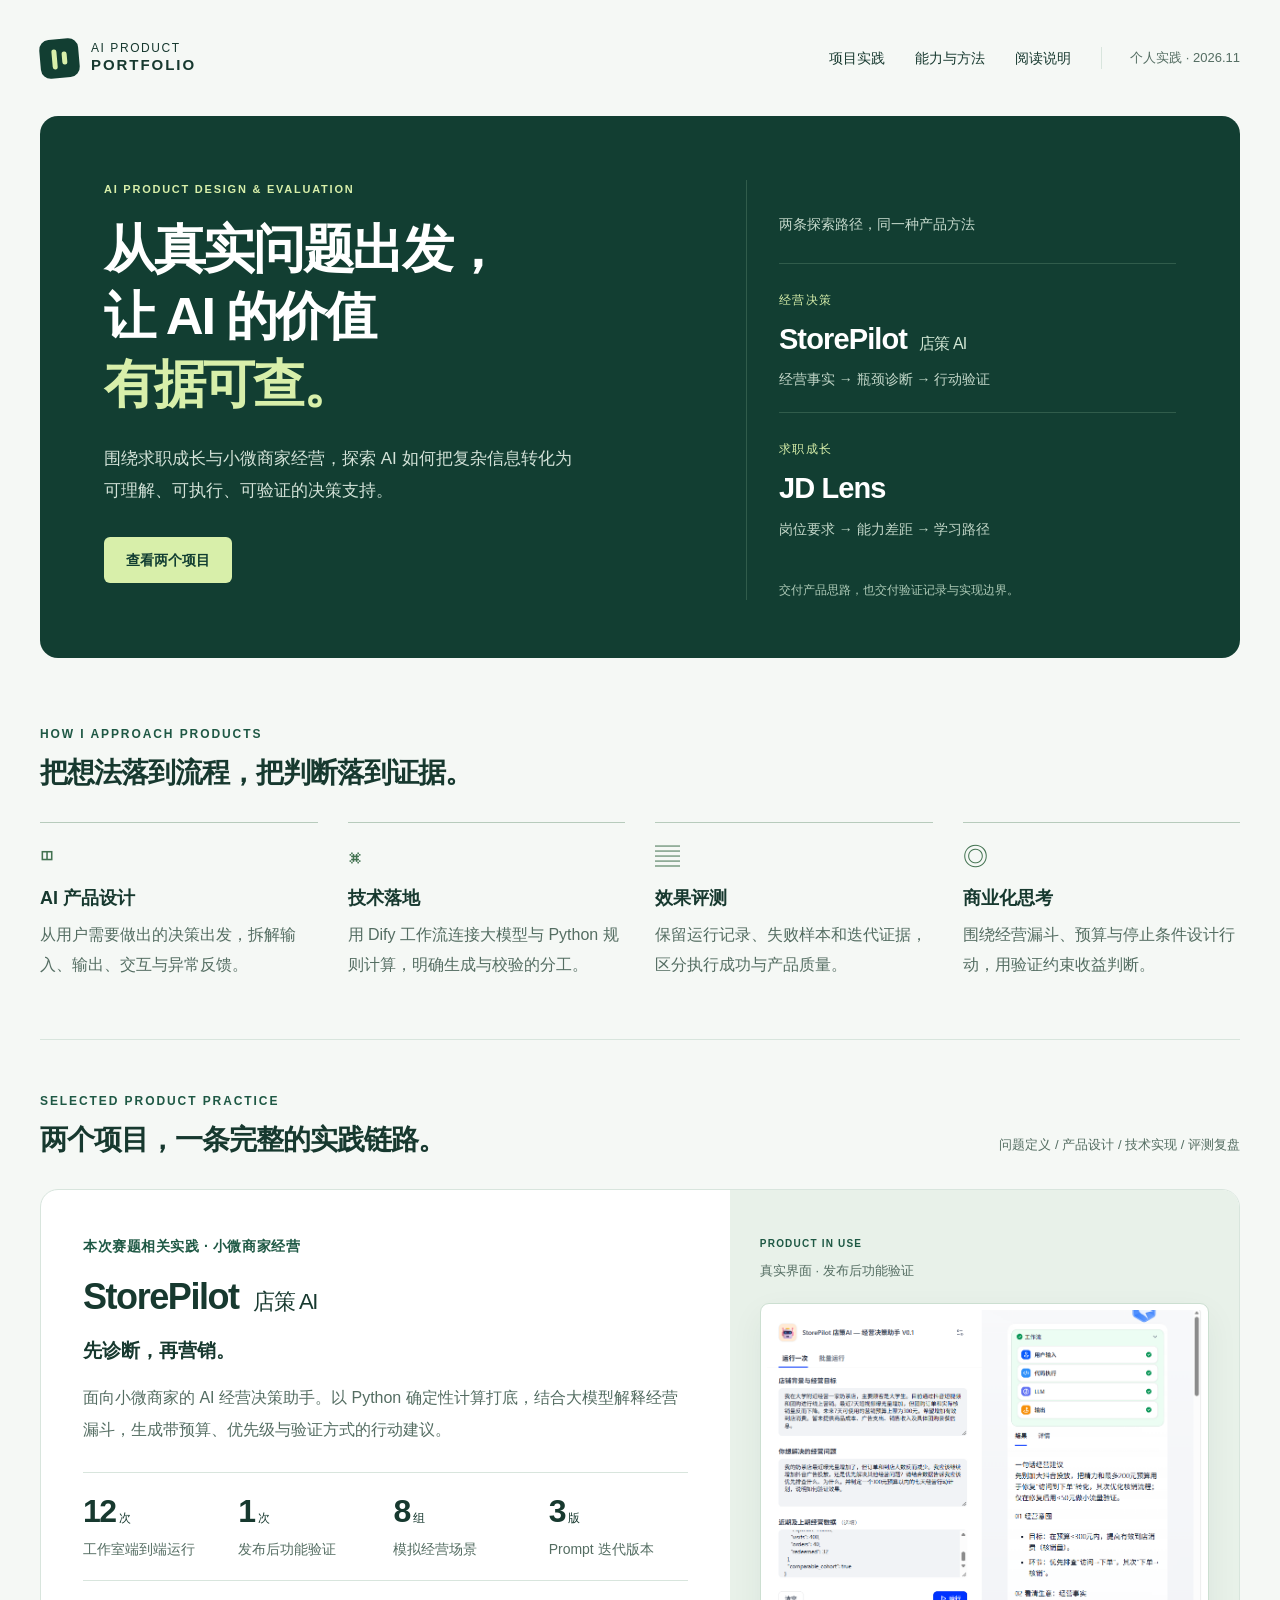
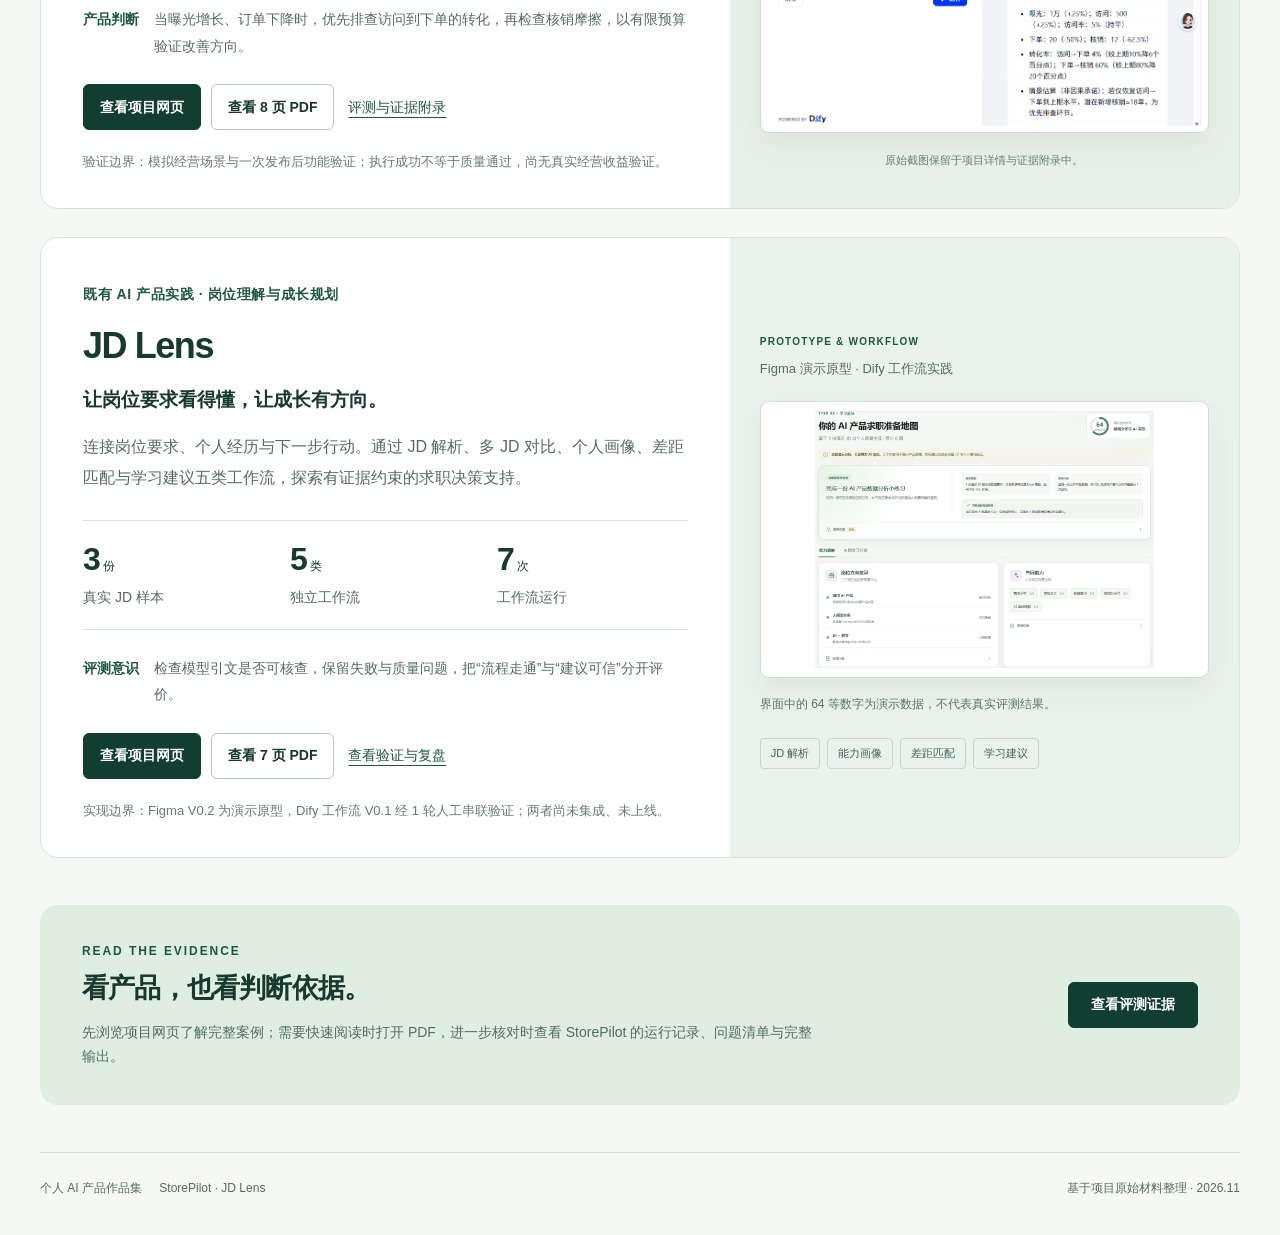
<file: index.html>
<!doctype html>
<html lang="zh-CN">
<head>
  <meta charset="utf-8">
  <meta name="viewport" content="width=device-width,initial-scale=1">
  <meta name="theme-color" content="#123e32">
  <meta name="description" content="个人AI产品作品集：StorePilot店策AI与JD Lens。展示从问题定义、产品设计、工作流落地到效果评测和商业化思考的实践与证据。">
  <title>个人 AI 产品作品集 | StorePilot · JD Lens</title>
  <link rel="icon" href="./assets/favicon.svg" type="image/svg+xml">
  <link rel="stylesheet" href="./assets/site.css">
</head>
<body>
  <a class="skip-link" href="#projects">跳到项目</a>
  <header class="site-header">
    <a class="wordmark" href="./index.html" aria-label="个人AI产品作品集首页"><span class="brand-mark" aria-hidden="true"><i></i><i></i></span><span>AI PRODUCT<br><b>PORTFOLIO</b></span></a>
    <nav aria-label="首页导航"><a href="#projects">项目实践</a><a href="#approach">能力与方法</a><a href="#reading">阅读说明</a></nav>
    <span class="edition">个人实践 · 2026.11</span>
  </header>

  <main>
    <section class="hero" aria-labelledby="hero-title">
      <div class="hero-copy">
        <p class="eyebrow light">AI PRODUCT DESIGN &amp; EVALUATION</p>
        <h1 id="hero-title">从真实问题出发，<br>让 AI 的价值<br><em>有据可查。</em></h1>
        <p class="hero-intro">围绕求职成长与小微商家经营，探索 AI 如何把复杂信息转化为可理解、可执行、可验证的决策支持。</p>
        <a class="button button-lime" href="#projects">查看两个项目</a>
      </div>
      <div class="hero-aside">
        <p class="aside-label">两条探索路径，同一种产品方法</p>
        <div class="path-row"><span class="path-category">经营决策</span><h2>StorePilot<span>店策 AI</span></h2><p>经营事实 → 瓶颈诊断 → 行动验证</p></div>
        <div class="path-row"><span class="path-category">求职成长</span><h2>JD Lens</h2><p>岗位要求 → 能力差距 → 学习路径</p></div>
        <p class="aside-note">交付产品思路，也交付验证记录与实现边界。</p>
      </div>
    </section>

    <section class="approach" id="approach" aria-labelledby="approach-title">
      <div class="section-heading"><p class="eyebrow">HOW I APPROACH PRODUCTS</p><h2 id="approach-title">把想法落到流程，把判断落到证据。</h2></div>
      <div class="capabilities">
        <article><span class="cap-mark" aria-hidden="true">◫</span><h3>AI 产品设计</h3><p>从用户需要做出的决策出发，拆解输入、输出、交互与异常反馈。</p></article>
        <article><span class="cap-mark" aria-hidden="true">⌘</span><h3>技术落地</h3><p>用 Dify 工作流连接大模型与 Python 规则计算，明确生成与校验的分工。</p></article>
        <article><span class="cap-mark" aria-hidden="true">▤</span><h3>效果评测</h3><p>保留运行记录、失败样本和迭代证据，区分执行成功与产品质量。</p></article>
        <article><span class="cap-mark" aria-hidden="true">◎</span><h3>商业化思考</h3><p>围绕经营漏斗、预算与停止条件设计行动，用验证约束收益判断。</p></article>
      </div>
    </section>

    <section class="projects" id="projects" aria-labelledby="projects-title">
      <div class="section-heading project-heading"><div><p class="eyebrow">SELECTED PRODUCT PRACTICE</p><h2 id="projects-title">两个项目，一条完整的实践链路。</h2></div><p>问题定义 / 产品设计 / 技术实现 / 评测复盘</p></div>

      <article class="project store-project" aria-labelledby="store-title">
        <div class="project-copy">
          <p class="project-label">本次赛题相关实践 · 小微商家经营</p>
          <h3 id="store-title">StorePilot <span>店策 AI</span></h3>
          <p class="project-tagline">先诊断，再营销。</p>
          <p class="project-description">面向小微商家的 AI 经营决策助手。以 Python 确定性计算打底，结合大模型解释经营漏斗，生成带预算、优先级与验证方式的行动建议。</p>
          <dl class="metrics store-metrics"><div><dt>12<span> 次</span></dt><dd>工作室端到端运行</dd></div><div><dt>1<span> 次</span></dt><dd>发布后功能验证</dd></div><div><dt>8<span> 组</span></dt><dd>模拟经营场景</dd></div><div><dt>3<span> 版</span></dt><dd>Prompt 迭代版本</dd></div></dl>
          <div class="case-note"><b>产品判断</b><p>当曝光增长、订单下降时，优先排查访问到下单的转化，再检查核销摩擦，以有限预算验证改善方向。</p></div>
          <div class="project-actions"><a class="button button-green" href="./storepilot/index.html">查看项目网页</a><a class="button button-outline" href="./storepilot/StorePilot_Case_Study.pdf" target="_blank" rel="noopener">查看 8 页 PDF</a><a class="text-link" href="./storepilot/evidence.html">评测与证据附录</a></div>
          <p class="boundary">验证边界：模拟经营场景与一次发布后功能验证；执行成功不等于质量通过，尚无真实经营收益验证。</p>
        </div>
        <div class="project-visual store-visual">
          <div class="visual-heading"><span>PRODUCT IN USE</span><p>真实界面 · 发布后功能验证</p></div>
          <a class="screenshot-frame store-screen" href="./storepilot/index.html#app" aria-label="打开StorePilot项目网页查看完整界面"><img src="./storepilot/assets/evidence/image(20261125-103622).png" alt="StorePilot 发布后Web App实际界面与经营诊断输出截图" width="947" height="905" loading="lazy"></a>
          <p class="visual-caption">原始截图保留于项目详情与证据附录中。</p>
        </div>
      </article>

      <article class="project jd-project" aria-labelledby="jd-title">
        <div class="project-copy">
          <p class="project-label">既有 AI 产品实践 · 岗位理解与成长规划</p>
          <h3 id="jd-title">JD Lens</h3>
          <p class="project-tagline">让岗位要求看得懂，让成长有方向。</p>
          <p class="project-description">连接岗位要求、个人经历与下一步行动。通过 JD 解析、多 JD 对比、个人画像、差距匹配与学习建议五类工作流，探索有证据约束的求职决策支持。</p>
          <dl class="metrics jd-metrics"><div><dt>3<span> 份</span></dt><dd>真实 JD 样本</dd></div><div><dt>5<span> 类</span></dt><dd>独立工作流</dd></div><div><dt>7<span> 次</span></dt><dd>工作流运行</dd></div></dl>
          <div class="case-note"><b>评测意识</b><p>检查模型引文是否可核查，保留失败与质量问题，把“流程走通”与“建议可信”分开评价。</p></div>
          <div class="project-actions"><a class="button button-green" href="./jd-lens/index.html">查看项目网页</a><a class="button button-outline" href="./jd-lens/JD_Lens_产品案例_2026-11-25.pdf" target="_blank" rel="noopener">查看 7 页 PDF</a><a class="text-link" href="./jd-lens/index.html#evaluation">查看验证与复盘</a></div>
          <p class="boundary">实现边界：Figma V0.2 为演示原型，Dify 工作流 V0.1 经 1 轮人工串联验证；两者尚未集成、未上线。</p>
        </div>
        <div class="project-visual jd-visual">
          <div class="visual-heading"><span>PROTOTYPE &amp; WORKFLOW</span><p>Figma 演示原型 · Dify 工作流实践</p></div>
          <a class="screenshot-frame jd-screen" href="./jd-lens/index.html#prototype" aria-label="打开JD Lens项目网页查看原型说明"><img src="./jd-lens/assets/figma-results.webp" alt="JD Lens求职准备地图演示原型，界面数字属于演示数据" width="1042" height="790" loading="lazy"></a>
          <p class="prototype-note">界面中的 64 等数字为演示数据，不代表真实评测结果。</p>
          <div class="workflow-caption"><span>JD 解析</span><span>能力画像</span><span>差距匹配</span><span>学习建议</span></div>
        </div>
      </article>
    </section>

    <section class="reading" id="reading" aria-labelledby="reading-title">
      <div><p class="eyebrow">READ THE EVIDENCE</p><h2 id="reading-title">看产品，也看判断依据。</h2><p>先浏览项目网页了解完整案例；需要快速阅读时打开 PDF，进一步核对时查看 StorePilot 的运行记录、问题清单与完整输出。</p></div>
      <a class="button button-green" href="./storepilot/evidence.html">查看评测证据</a>
    </section>
  </main>

  <footer class="site-footer"><p>个人 AI 产品作品集 <span>StorePilot · JD Lens</span></p><p>基于项目原始材料整理 · 2026.11</p></footer>
</body>
</html>
</file>
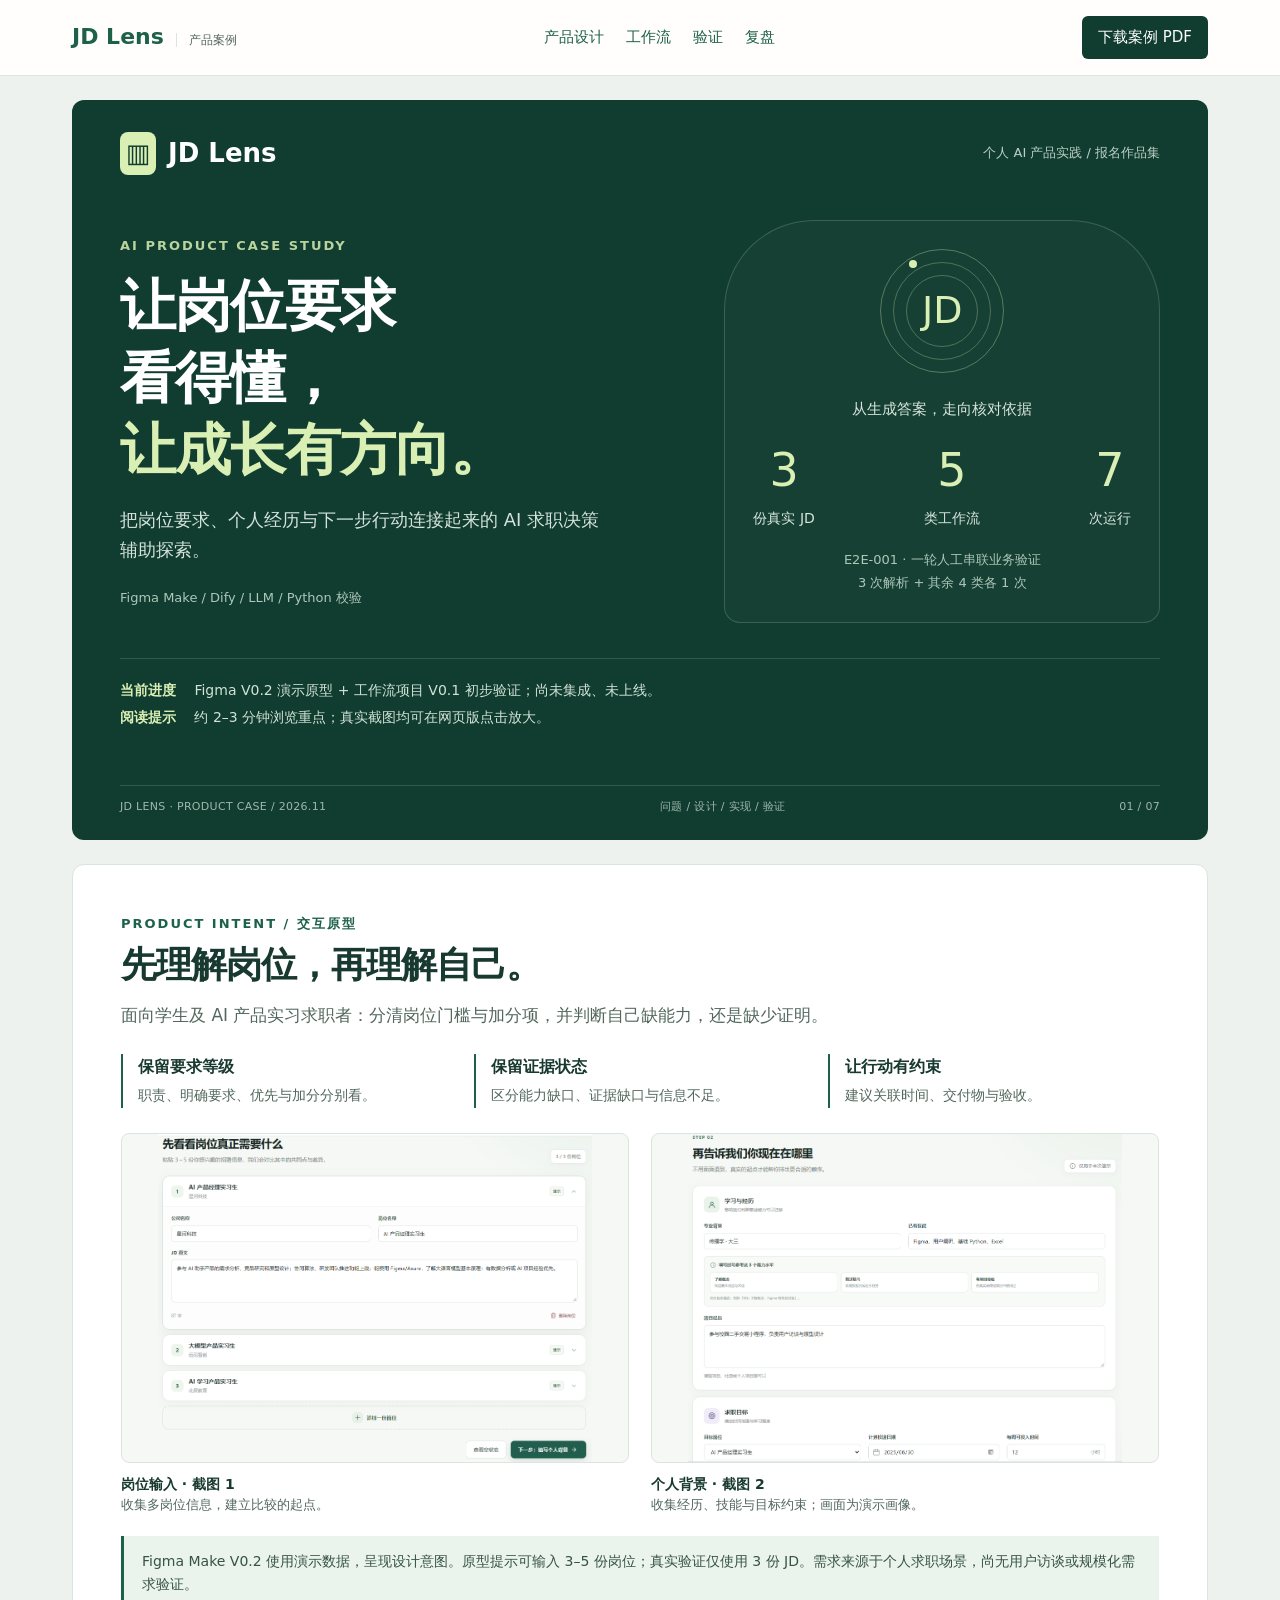
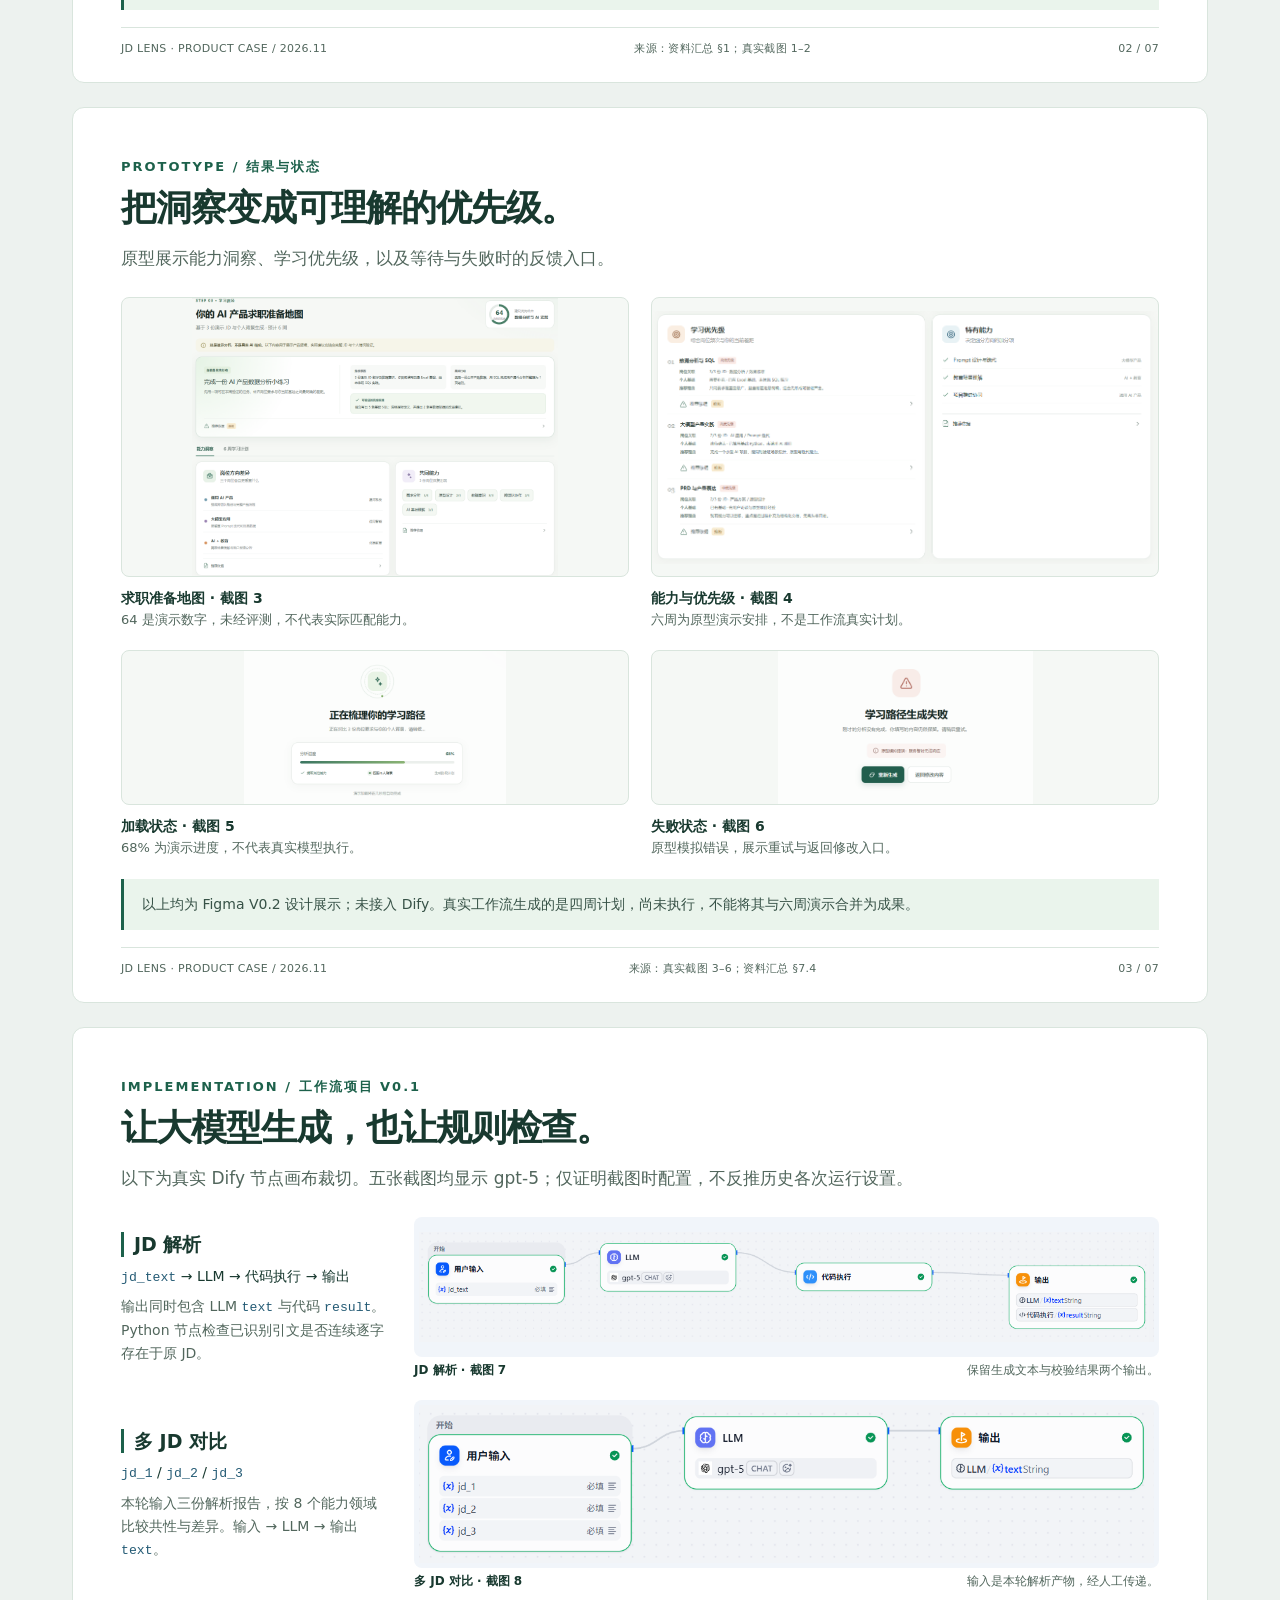
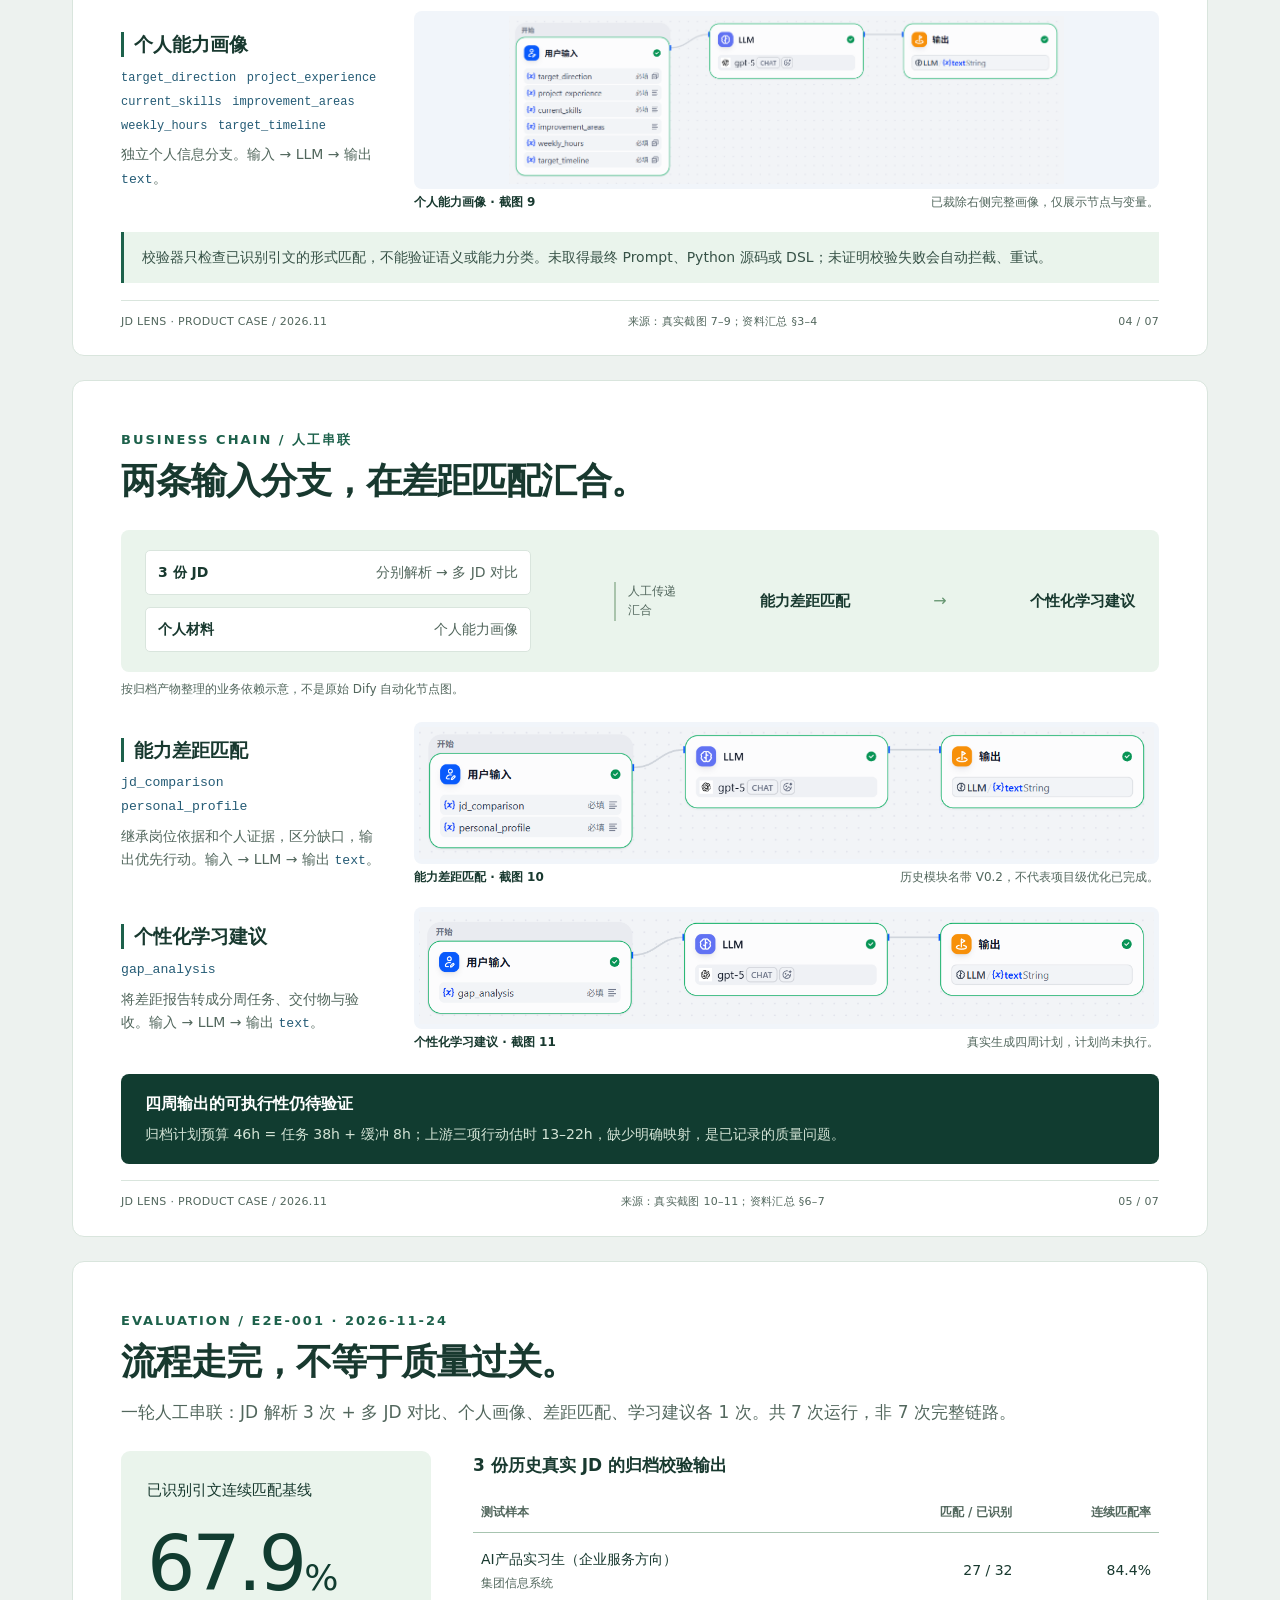
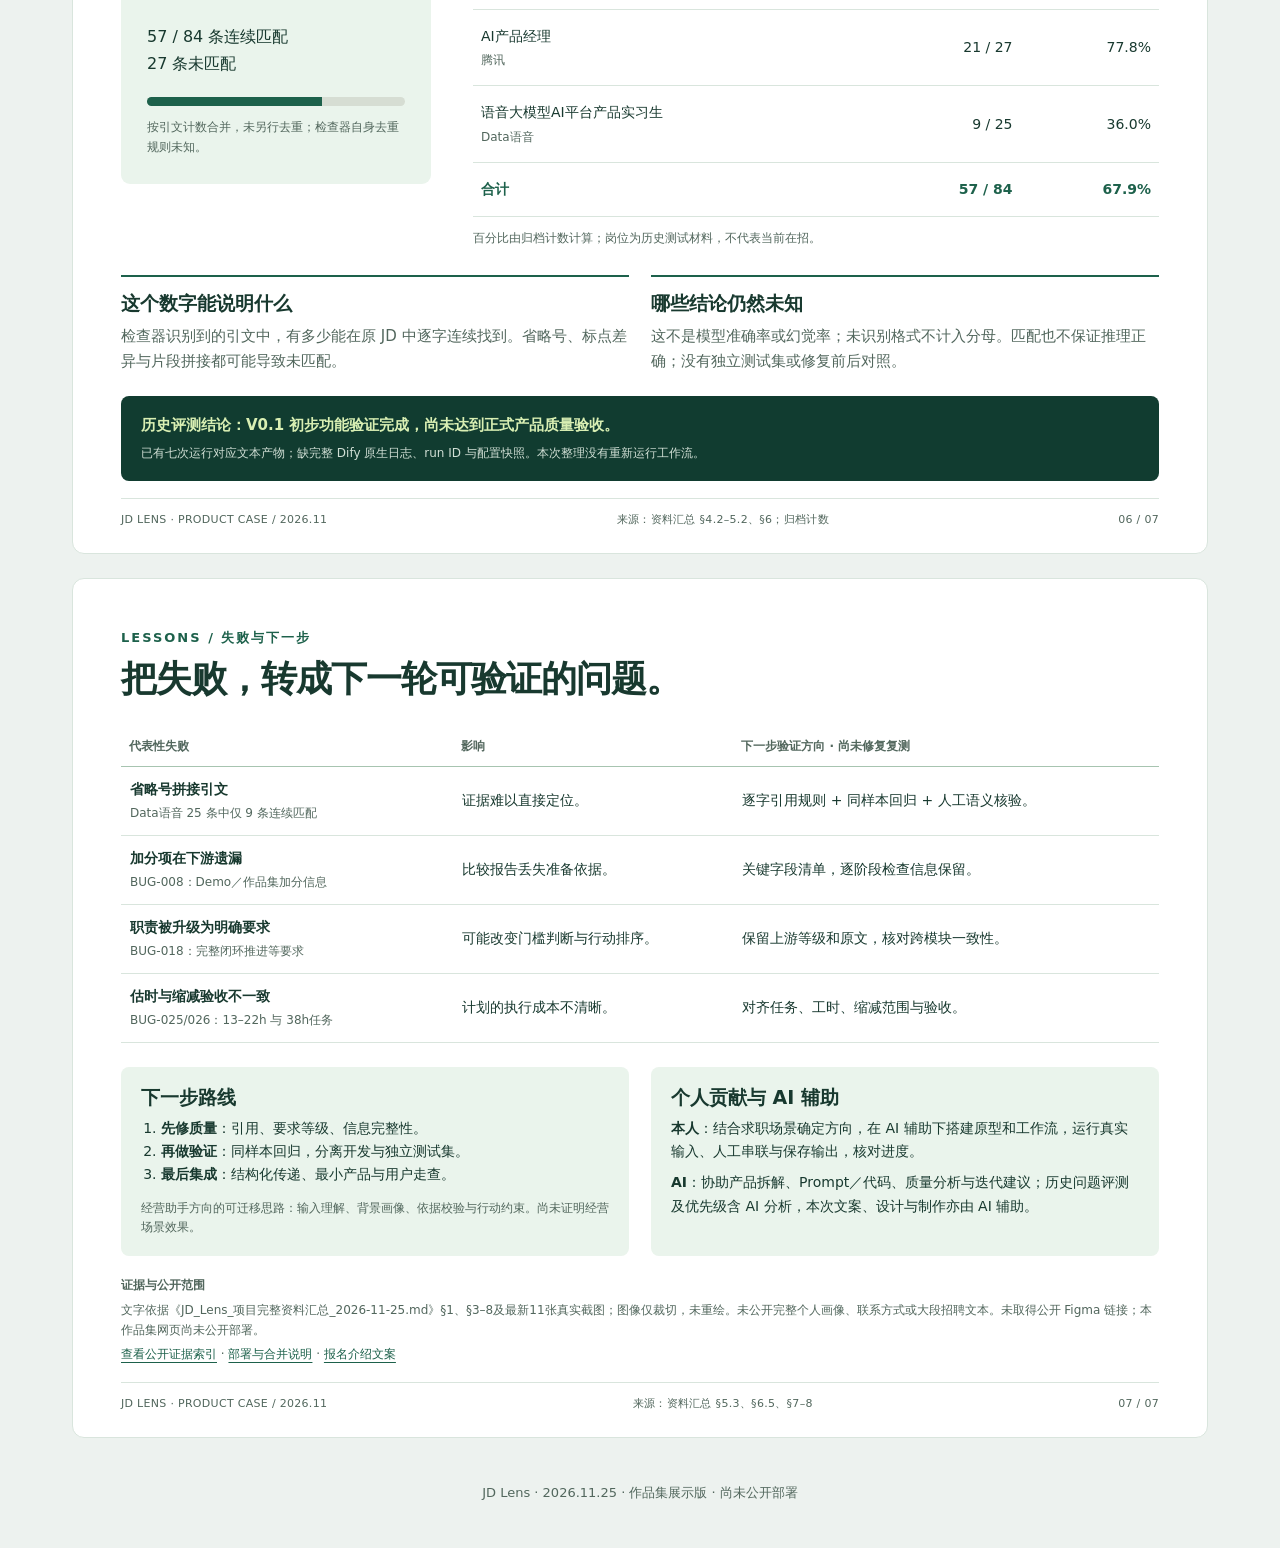
<file: jd-lens/index.html>
<!doctype html><html lang="zh-CN"><head><meta charset="UTF-8"><meta name="viewport" content="width=device-width,initial-scale=1"><meta name="description" content="JD Lens 产品案例：3份真实JD、5类Dify工作流、7次运行与一轮人工串联验证。Figma V0.2演示原型与工作流项目V0.1尚未集成。"><meta name="theme-color" content="#123e32"><title>JD Lens · AI 岗位洞察与成长规划 | 产品案例</title><link rel="icon" href="assets/favicon.svg" type="image/svg+xml"><link rel="stylesheet" href="style.css"><script src="app.js" defer></script></head><body><a class="skip" href="#overview">跳到正文</a><nav class="site-nav" aria-label="案例导航"><a class="nav-brand" href="#overview">JD Lens<span>产品案例</span></a><div class="nav-links"><a href="#experience">产品设计</a><a href="#implementation">工作流</a><a href="#evaluation">验证</a><a href="#decisions">复盘</a></div><a class="pdf-link" href="JD_Lens_产品案例_2026-11-25.pdf" download>下载案例 PDF</a></nav><main><section class="page cover" id="overview" aria-labelledby="title">
<div class="cover-top"><span class="brand"><i aria-hidden="true">▥</i> JD Lens</span><span>个人 AI 产品实践 / 报名作品集</span></div>
<div class="cover-grid"><div class="cover-copy"><p class="eyebrow">AI PRODUCT CASE STUDY</p><h1 id="title">让岗位要求<br>看得懂，<br><em>让成长有方向。</em></h1><p class="lead">把岗位要求、个人经历与下一步行动连接起来的 AI 求职决策辅助探索。</p><p class="tools">Figma Make / Dify / LLM / Python 校验</p></div><div class="cover-proof"><div class="lens-mark" aria-hidden="true"><span></span><b>JD</b></div><p class="proof-label">从生成答案，走向核对依据</p><div class="metrics"><div><b>3</b><span>份真实 JD</span></div><div><b>5</b><span>类工作流</span></div><div><b>7</b><span>次运行</span></div></div><p class="proof-note">E2E-001 · 一轮人工串联业务验证<br>3 次解析 + 其余 4 类各 1 次</p></div></div>
<div class="cover-bottom"><p><b>当前进度</b> Figma V0.2 演示原型 + 工作流项目 V0.1 初步验证；尚未集成、未上线。</p><p><b>阅读提示</b> 约 2–3 分钟浏览重点；真实截图均可在网页版点击放大。</p></div><footer class="page-foot"><span>JD LENS · PRODUCT CASE / 2026.11</span><span>问题 / 设计 / 实现 / 验证</span><span>01 / 07</span></footer></section><section class="page" id="experience"><header class="section-head"><p class="eyebrow">PRODUCT INTENT / 交互原型</p><h2>先理解岗位，再理解自己。</h2><p class="intro">面向学生及 AI 产品实习求职者：分清岗位门槛与加分项，并判断自己缺能力，还是缺少证明。</p></header><div class="principles"><p><b>保留要求等级</b><span>职责、明确要求、优先与加分分别看。</span></p><p><b>保留证据状态</b><span>区分能力缺口、证据缺口与信息不足。</span></p><p><b>让行动有约束</b><span>建议关联时间、交付物与验收。</span></p></div><div class="grid two input-shots"><figure class="shot "><a class="zoom" href="assets/figma-input.webp" aria-label="放大：岗位输入 · 截图 1"><img src="assets/figma-input.webp" alt="岗位输入 · 截图 1，用户提供的真实截图裁切" decoding="sync"></a><figcaption><strong>岗位输入 · 截图 1</strong><span>收集多岗位信息，建立比较的起点。</span></figcaption></figure><figure class="shot "><a class="zoom" href="assets/figma-background.webp" aria-label="放大：个人背景 · 截图 2"><img src="assets/figma-background.webp" alt="个人背景 · 截图 2，用户提供的真实截图裁切" decoding="sync"></a><figcaption><strong>个人背景 · 截图 2</strong><span>收集经历、技能与目标约束；画面为演示画像。</span></figcaption></figure></div><aside class="note">Figma Make V0.2 使用演示数据，呈现设计意图。原型提示可输入 3–5 份岗位；真实验证仅使用 3 份 JD。需求来源于个人求职场景，尚无用户访谈或规模化需求验证。</aside><footer class="page-foot"><span>JD LENS · PRODUCT CASE / 2026.11</span><span>来源：资料汇总 §1；真实截图 1–2</span><span>02 / 07</span></footer></section><section class="page" id="prototype"><header class="section-head"><p class="eyebrow">PROTOTYPE / 结果与状态</p><h2>把洞察变成可理解的优先级。</h2><p class="intro">原型展示能力洞察、学习优先级，以及等待与失败时的反馈入口。</p></header><div class="grid two results-shots"><figure class="shot "><a class="zoom" href="assets/figma-results.webp" aria-label="放大：求职准备地图 · 截图 3"><img src="assets/figma-results.webp" alt="求职准备地图 · 截图 3，用户提供的真实截图裁切" decoding="sync"></a><figcaption><strong>求职准备地图 · 截图 3</strong><span>64 是演示数字，未经评测，不代表实际匹配能力。</span></figcaption></figure><figure class="shot "><a class="zoom" href="assets/figma-priority.webp" aria-label="放大：能力与优先级 · 截图 4"><img src="assets/figma-priority.webp" alt="能力与优先级 · 截图 4，用户提供的真实截图裁切" decoding="sync"></a><figcaption><strong>能力与优先级 · 截图 4</strong><span>六周为原型演示安排，不是工作流真实计划。</span></figcaption></figure></div><div class="grid two state-shots"><figure class="shot "><a class="zoom" href="assets/figma-loading.webp" aria-label="放大：加载状态 · 截图 5"><img src="assets/figma-loading.webp" alt="加载状态 · 截图 5，用户提供的真实截图裁切" decoding="sync"></a><figcaption><strong>加载状态 · 截图 5</strong><span>68% 为演示进度，不代表真实模型执行。</span></figcaption></figure><figure class="shot "><a class="zoom" href="assets/figma-failure.webp" aria-label="放大：失败状态 · 截图 6"><img src="assets/figma-failure.webp" alt="失败状态 · 截图 6，用户提供的真实截图裁切" decoding="sync"></a><figcaption><strong>失败状态 · 截图 6</strong><span>原型模拟错误，展示重试与返回修改入口。</span></figcaption></figure></div><aside class="note">以上均为 Figma V0.2 设计展示；未接入 Dify。真实工作流生成的是四周计划，尚未执行，不能将其与六周演示合并为成果。</aside><footer class="page-foot"><span>JD LENS · PRODUCT CASE / 2026.11</span><span>来源：真实截图 3–6；资料汇总 §7.4</span><span>03 / 07</span></footer></section><section class="page workflows" id="implementation"><header class="section-head"><p class="eyebrow">IMPLEMENTATION / 工作流项目 V0.1</p><h2>让大模型生成，也让规则检查。</h2><p class="intro">以下为真实 Dify 节点画布裁切。五张截图均显示 gpt-5；仅证明截图时配置，不反推历史各次运行设置。</p></header><div class="workflow-row parse-row"><div class="workflow-copy"><h3>JD 解析</h3><p><code>jd_text</code> → LLM → 代码执行 → 输出</p><p class="small">输出同时包含 LLM <code>text</code> 与代码 <code>result</code>。Python 节点检查已识别引文是否连续逐字存在于原 JD。</p></div><figure class="shot "><a class="zoom" href="assets/workflow-parse.webp" aria-label="放大：JD 解析 · 截图 7"><img src="assets/workflow-parse.webp" alt="JD 解析 · 截图 7，用户提供的真实截图裁切" decoding="sync"></a><figcaption><strong>JD 解析 · 截图 7</strong><span>保留生成文本与校验结果两个输出。</span></figcaption></figure></div><div class="workflow-row"><div class="workflow-copy"><h3>多 JD 对比</h3><p><code>jd_1</code> / <code>jd_2</code> / <code>jd_3</code></p><p class="small">本轮输入三份解析报告，按 8 个能力领域比较共性与差异。输入 → LLM → 输出 <code>text</code>。</p></div><figure class="shot "><a class="zoom" href="assets/workflow-compare.webp" aria-label="放大：多 JD 对比 · 截图 8"><img src="assets/workflow-compare.webp" alt="多 JD 对比 · 截图 8，用户提供的真实截图裁切" decoding="sync"></a><figcaption><strong>多 JD 对比 · 截图 8</strong><span>输入是本轮解析产物，经人工传递。</span></figcaption></figure></div><div class="workflow-row profile-row"><div class="workflow-copy"><h3>个人能力画像</h3><p class="vars"><code>target_direction</code> <code>project_experience</code> <code>current_skills</code> <code>improvement_areas</code> <code>weekly_hours</code> <code>target_timeline</code></p><p class="small">独立个人信息分支。输入 → LLM → 输出 <code>text</code>。</p></div><figure class="shot "><a class="zoom" href="assets/workflow-profile.webp" aria-label="放大：个人能力画像 · 截图 9"><img src="assets/workflow-profile.webp" alt="个人能力画像 · 截图 9，用户提供的真实截图裁切" decoding="sync"></a><figcaption><strong>个人能力画像 · 截图 9</strong><span>已裁除右侧完整画像，仅展示节点与变量。</span></figcaption></figure></div><aside class="note">校验器只检查已识别引文的形式匹配，不能验证语义或能力分类。未取得最终 Prompt、Python 源码或 DSL；未证明校验失败会自动拦截、重试。</aside><footer class="page-foot"><span>JD LENS · PRODUCT CASE / 2026.11</span><span>来源：真实截图 7–9；资料汇总 §3–4</span><span>04 / 07</span></footer></section><section class="page workflows" id="handoff"><header class="section-head"><p class="eyebrow">BUSINESS CHAIN / 人工串联</p><h2>两条输入分支，在差距匹配汇合。</h2></header><div class="dependency" role="img" aria-label="业务依赖示意：三份JD经分别解析和多JD对比，与由个人材料生成的个人画像汇合，再进入差距匹配和学习建议。报告由人工传递，非自动化架构。"><div class="branches"><p><b>3 份 JD</b><span>分别解析 → 多 JD 对比</span></p><p><b>个人材料</b><span>个人能力画像</span></p></div><div class="join">人工传递<br>汇合</div><div class="flow-node">能力差距匹配</div><div class="flow-arrow" aria-hidden="true">→</div><div class="flow-node">个性化学习建议</div></div><p class="small diagram-caption">按归档产物整理的业务依赖示意，不是原始 Dify 自动化节点图。</p><div class="workflow-row"><div class="workflow-copy"><h3>能力差距匹配</h3><p><code>jd_comparison</code><br><code>personal_profile</code></p><p class="small">继承岗位依据和个人证据，区分缺口，输出优先行动。输入 → LLM → 输出 <code>text</code>。</p></div><figure class="shot "><a class="zoom" href="assets/workflow-gap.webp" aria-label="放大：能力差距匹配 · 截图 10"><img src="assets/workflow-gap.webp" alt="能力差距匹配 · 截图 10，用户提供的真实截图裁切" decoding="sync"></a><figcaption><strong>能力差距匹配 · 截图 10</strong><span>历史模块名带 V0.2，不代表项目级优化已完成。</span></figcaption></figure></div><div class="workflow-row"><div class="workflow-copy"><h3>个性化学习建议</h3><p><code>gap_analysis</code></p><p class="small">将差距报告转成分周任务、交付物与验收。输入 → LLM → 输出 <code>text</code>。</p></div><figure class="shot "><a class="zoom" href="assets/workflow-plan.webp" aria-label="放大：个性化学习建议 · 截图 11"><img src="assets/workflow-plan.webp" alt="个性化学习建议 · 截图 11，用户提供的真实截图裁切" decoding="sync"></a><figcaption><strong>个性化学习建议 · 截图 11</strong><span>真实生成四周计划，计划尚未执行。</span></figcaption></figure></div><div class="plan-note"><b>四周输出的可执行性仍待验证</b><p>归档计划预算 46h = 任务 38h + 缓冲 8h；上游三项行动估时 13–22h，缺少明确映射，是已记录的质量问题。</p></div><footer class="page-foot"><span>JD LENS · PRODUCT CASE / 2026.11</span><span>来源：真实截图 10–11；资料汇总 §6–7</span><span>05 / 07</span></footer></section><section class="page evaluation" id="evaluation"><header class="section-head"><p class="eyebrow">EVALUATION / E2E-001 · 2026-11-24</p><h2>流程走完，不等于质量过关。</h2><p class="intro">一轮人工串联：JD 解析 3 次 + 多 JD 对比、个人画像、差距匹配、学习建议各 1 次。共 7 次运行，非 7 次完整链路。</p></header><div class="evaluation-grid"><div class="baseline"><span>已识别引文连续匹配基线</span><b>67.9<span>%</span></b><p>57 / 84 条连续匹配<br>27 条未匹配</p><div class="bar" role="img" aria-label="84条已识别引文中57条连续匹配，27条未匹配"><i style="width:67.857%"></i></div><p class="small">按引文计数合并，未另行去重；检查器自身去重规则未知。</p></div><div class="sample-table"><table><caption>3 份历史真实 JD 的归档校验输出</caption><thead><tr><th>测试样本</th><th>匹配 / 已识别</th><th>连续匹配率</th></tr></thead><tbody><tr><td>AI产品实习生（企业服务方向）<small>集团信息系统</small></td><td>27 / 32</td><td>84.4%</td></tr><tr><td>AI产品经理<small>腾讯</small></td><td>21 / 27</td><td>77.8%</td></tr><tr><td>语音大模型AI平台产品实习生<small>Data语音</small></td><td>9 / 25</td><td>36.0%</td></tr><tr class="total"><td>合计</td><td>57 / 84</td><td>67.9%</td></tr></tbody></table><p class="small">百分比由归档计数计算；岗位为历史测试材料，不代表当前在招。</p></div></div><div class="grid two eval-notes"><article><h3>这个数字能说明什么</h3><p>检查器识别到的引文中，有多少能在原 JD 中逐字连续找到。省略号、标点差异与片段拼接都可能导致未匹配。</p></article><article><h3>哪些结论仍然未知</h3><p>这不是模型准确率或幻觉率；未识别格式不计入分母。匹配也不保证推理正确；没有独立测试集或修复前后对照。</p></article></div><aside class="verdict"><b>历史评测结论：V0.1 初步功能验证完成，尚未达到正式产品质量验收。</b><span>已有七次运行对应文本产物；缺完整 Dify 原生日志、run ID 与配置快照。本次整理没有重新运行工作流。</span></aside><footer class="page-foot"><span>JD LENS · PRODUCT CASE / 2026.11</span><span>来源：资料汇总 §4.2–5.2、§6；归档计数</span><span>06 / 07</span></footer></section><section class="page decisions" id="decisions"><header class="section-head"><p class="eyebrow">LESSONS / 失败与下一步</p><h2>把失败，转成下一轮可验证的问题。</h2></header><table class="failure-table"><thead><tr><th>代表性失败</th><th>影响</th><th>下一步验证方向 · 尚未修复复测</th></tr></thead><tbody><tr><td><b>省略号拼接引文</b><small>Data语音 25 条中仅 9 条连续匹配</small></td><td>证据难以直接定位。</td><td>逐字引用规则 + 同样本回归 + 人工语义核验。</td></tr><tr><td><b>加分项在下游遗漏</b><small>BUG-008：Demo／作品集加分信息</small></td><td>比较报告丢失准备依据。</td><td>关键字段清单，逐阶段检查信息保留。</td></tr><tr><td><b>职责被升级为明确要求</b><small>BUG-018：完整闭环推进等要求</small></td><td>可能改变门槛判断与行动排序。</td><td>保留上游等级和原文，核对跨模块一致性。</td></tr><tr><td><b>估时与缩减验收不一致</b><small>BUG-025/026：13–22h 与 38h任务</small></td><td>计划的执行成本不清晰。</td><td>对齐任务、工时、缩减范围与验收。</td></tr></tbody></table><div class="grid two closing-grid"><article class="roadmap"><h3>下一步路线</h3><ol><li><b>先修质量</b>：引用、要求等级、信息完整性。</li><li><b>再做验证</b>：同样本回归，分离开发与独立测试集。</li><li><b>最后集成</b>：结构化传递、最小产品与用户走查。</li></ol><p class="small">经营助手方向的可迁移思路：输入理解、背景画像、依据校验与行动约束。尚未证明经营场景效果。</p></article><article class="contribution"><h3>个人贡献与 AI 辅助</h3><p><b>本人</b>：结合求职场景确定方向，在 AI 辅助下搭建原型和工作流，运行真实输入、人工串联与保存输出，核对进度。</p><p><b>AI</b>：协助产品拆解、Prompt／代码、质量分析与迭代建议；历史问题评测及优先级含 AI 分析，本次文案、设计与制作亦由 AI 辅助。</p></article></div><div class="source-note"><b>证据与公开范围</b><p>文字依据《JD_Lens_项目完整资料汇总_2026-11-25.md》§1、§3–8及最新11张真实截图；图像仅裁切，未重绘。未公开完整个人画像、联系方式或大段招聘文本。未取得公开 Figma 链接；本作品集网页尚未公开部署。</p><p class="web-only"><a href="evidence.json">查看公开证据索引</a> · <a href="README.md">部署与合并说明</a> · <a href="submission.txt">报名介绍文案</a></p></div><footer class="page-foot"><span>JD LENS · PRODUCT CASE / 2026.11</span><span>来源：资料汇总 §5.3、§6.5、§7–8</span><span>07 / 07</span></footer></section></main><div class="site-end web-only">JD Lens · 2026.11.25 · 作品集展示版 · 尚未公开部署</div><dialog id="image-viewer" aria-label="真实截图放大预览"><div class="viewer-bar"><p id="image-caption"></p><button type="button" id="close-viewer">关闭预览</button></div><div class="viewer-scroll"><img id="viewer-image" alt=""></div><p class="viewer-hint">可滚动查看完整截图；按 Esc 关闭。</p></dialog></body></html>
</file>
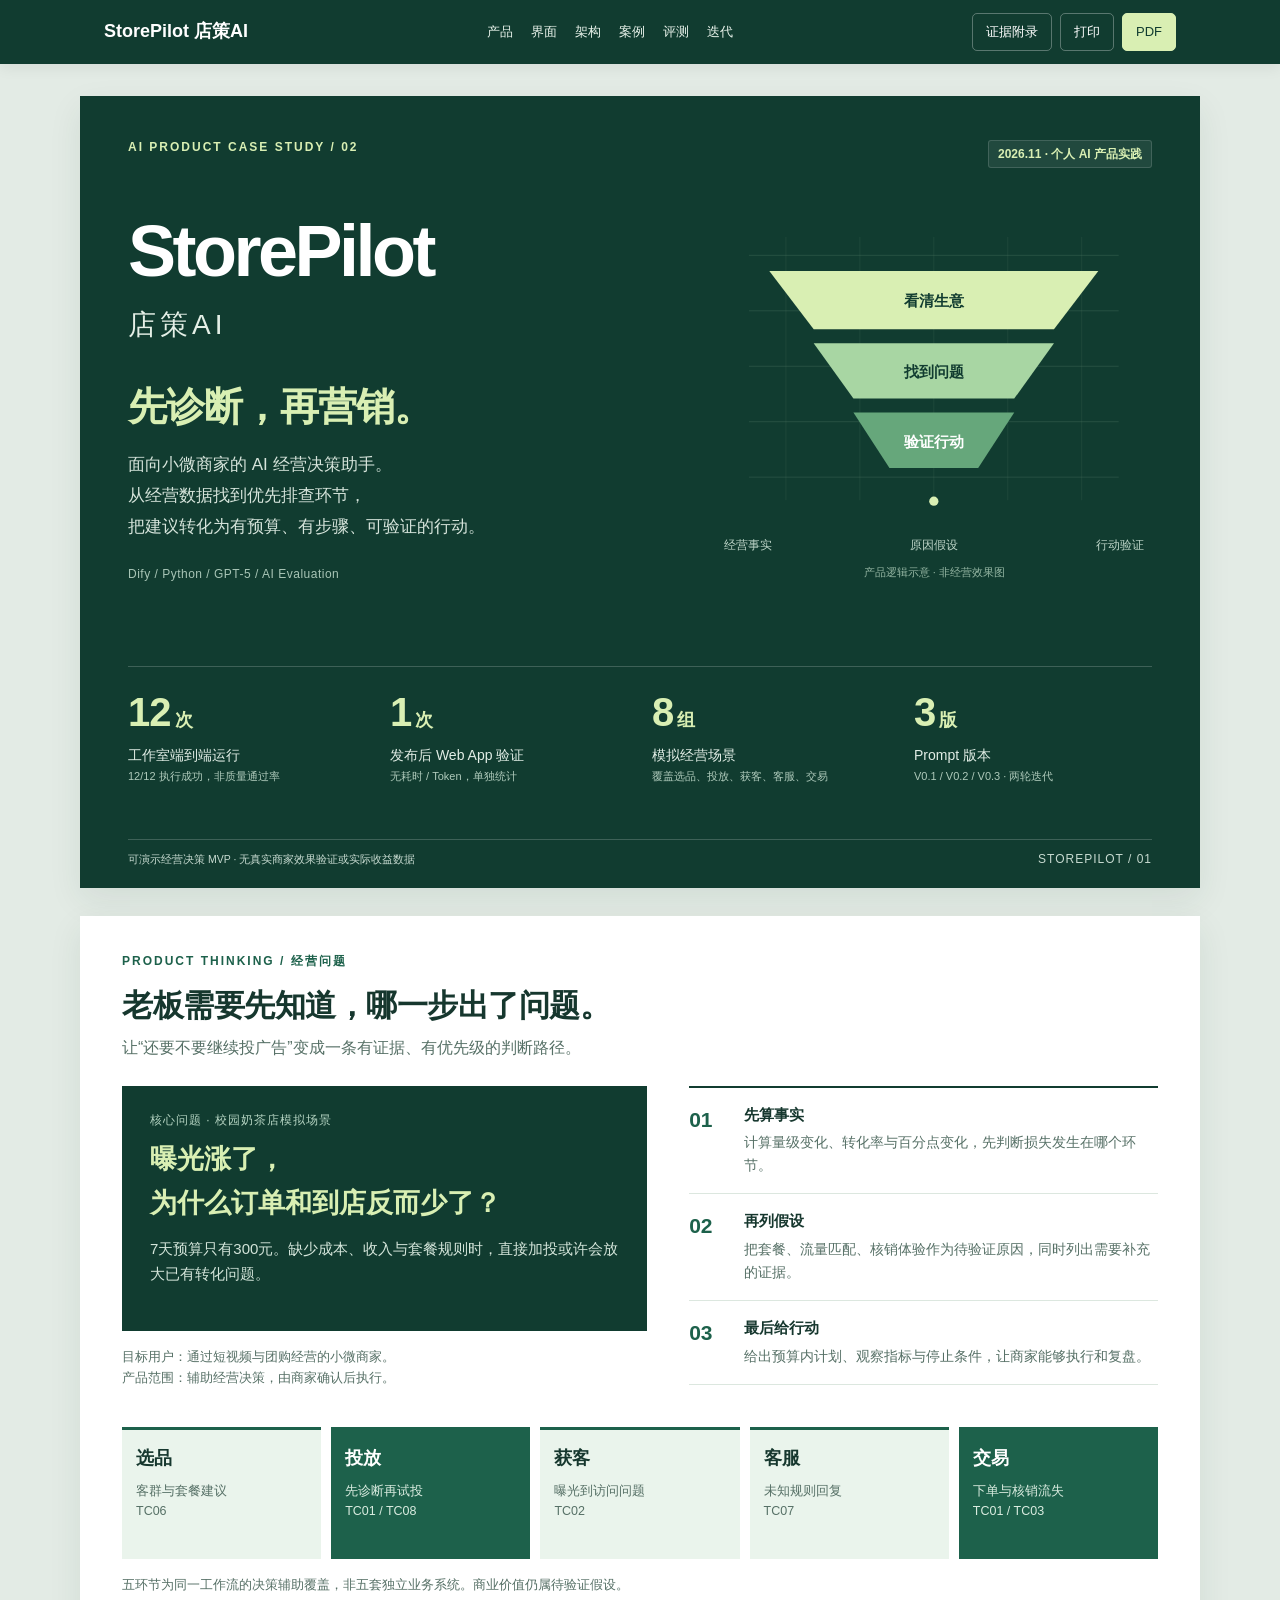
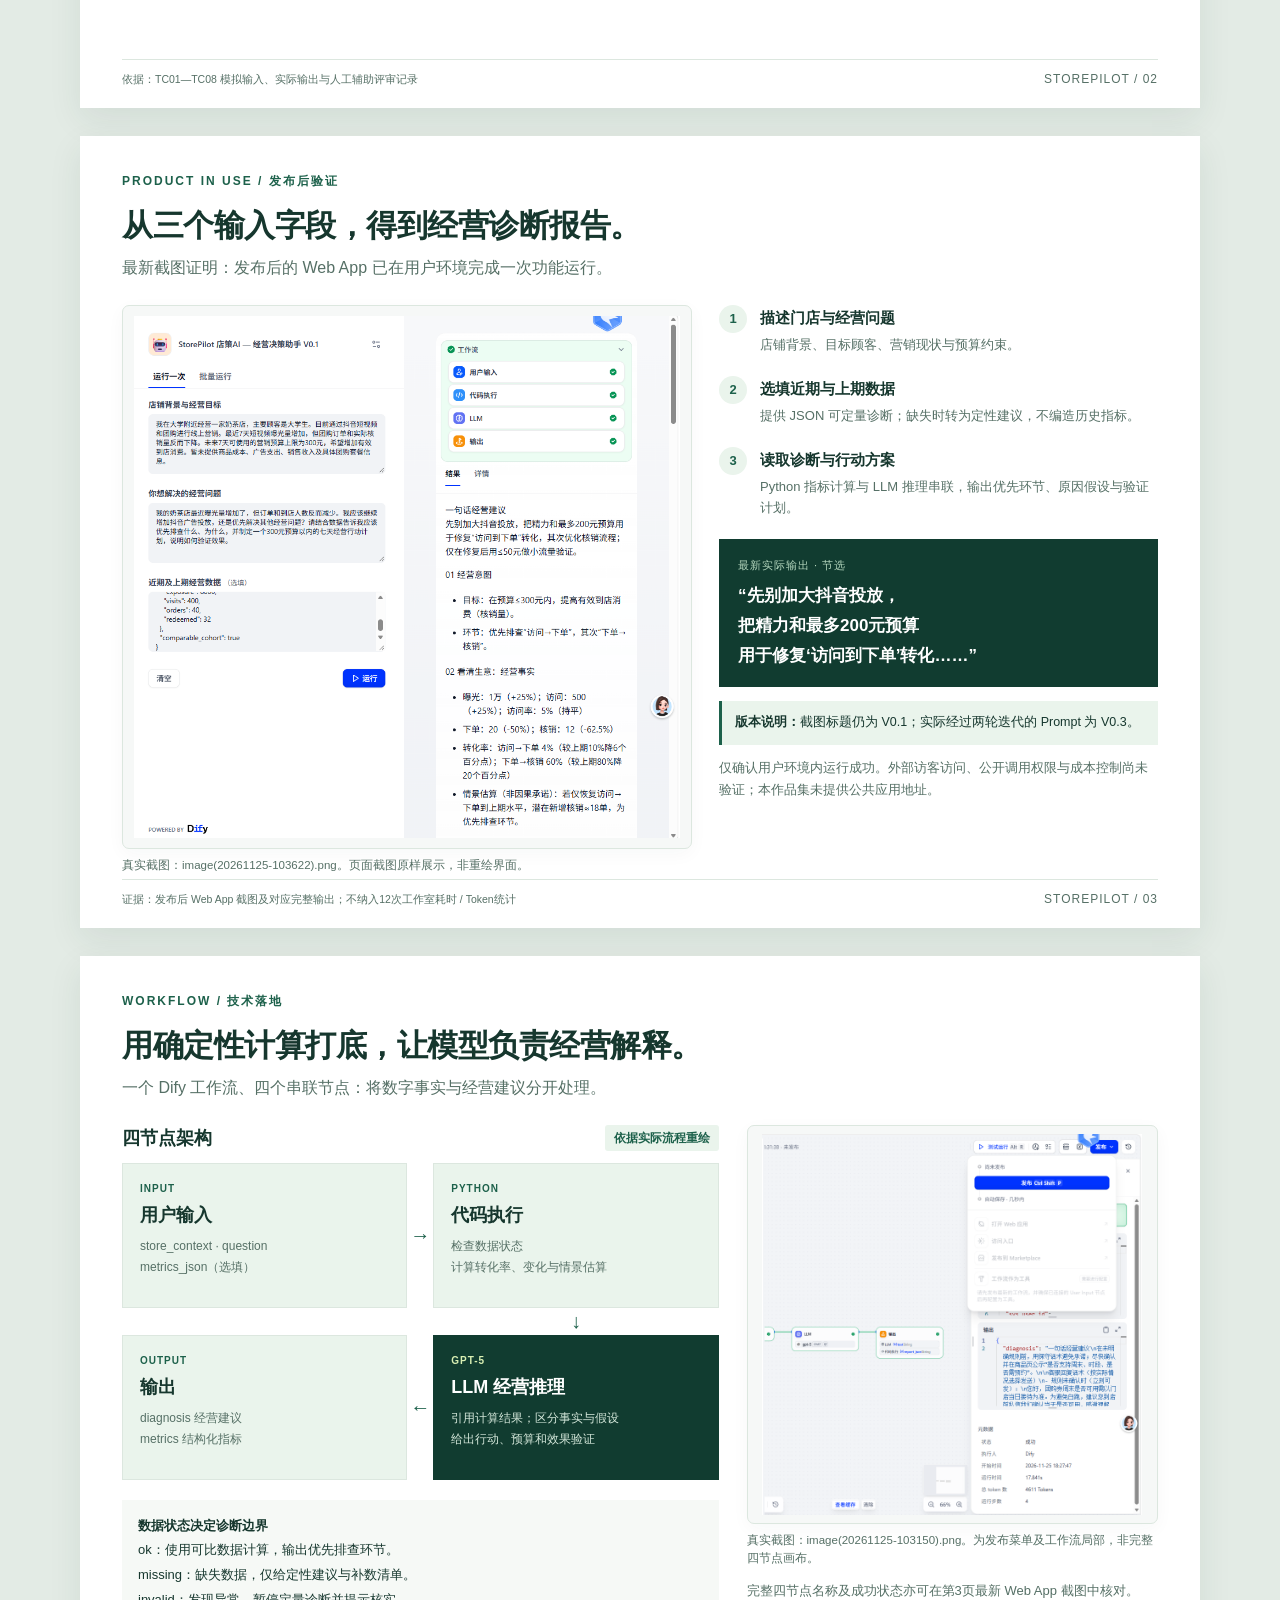
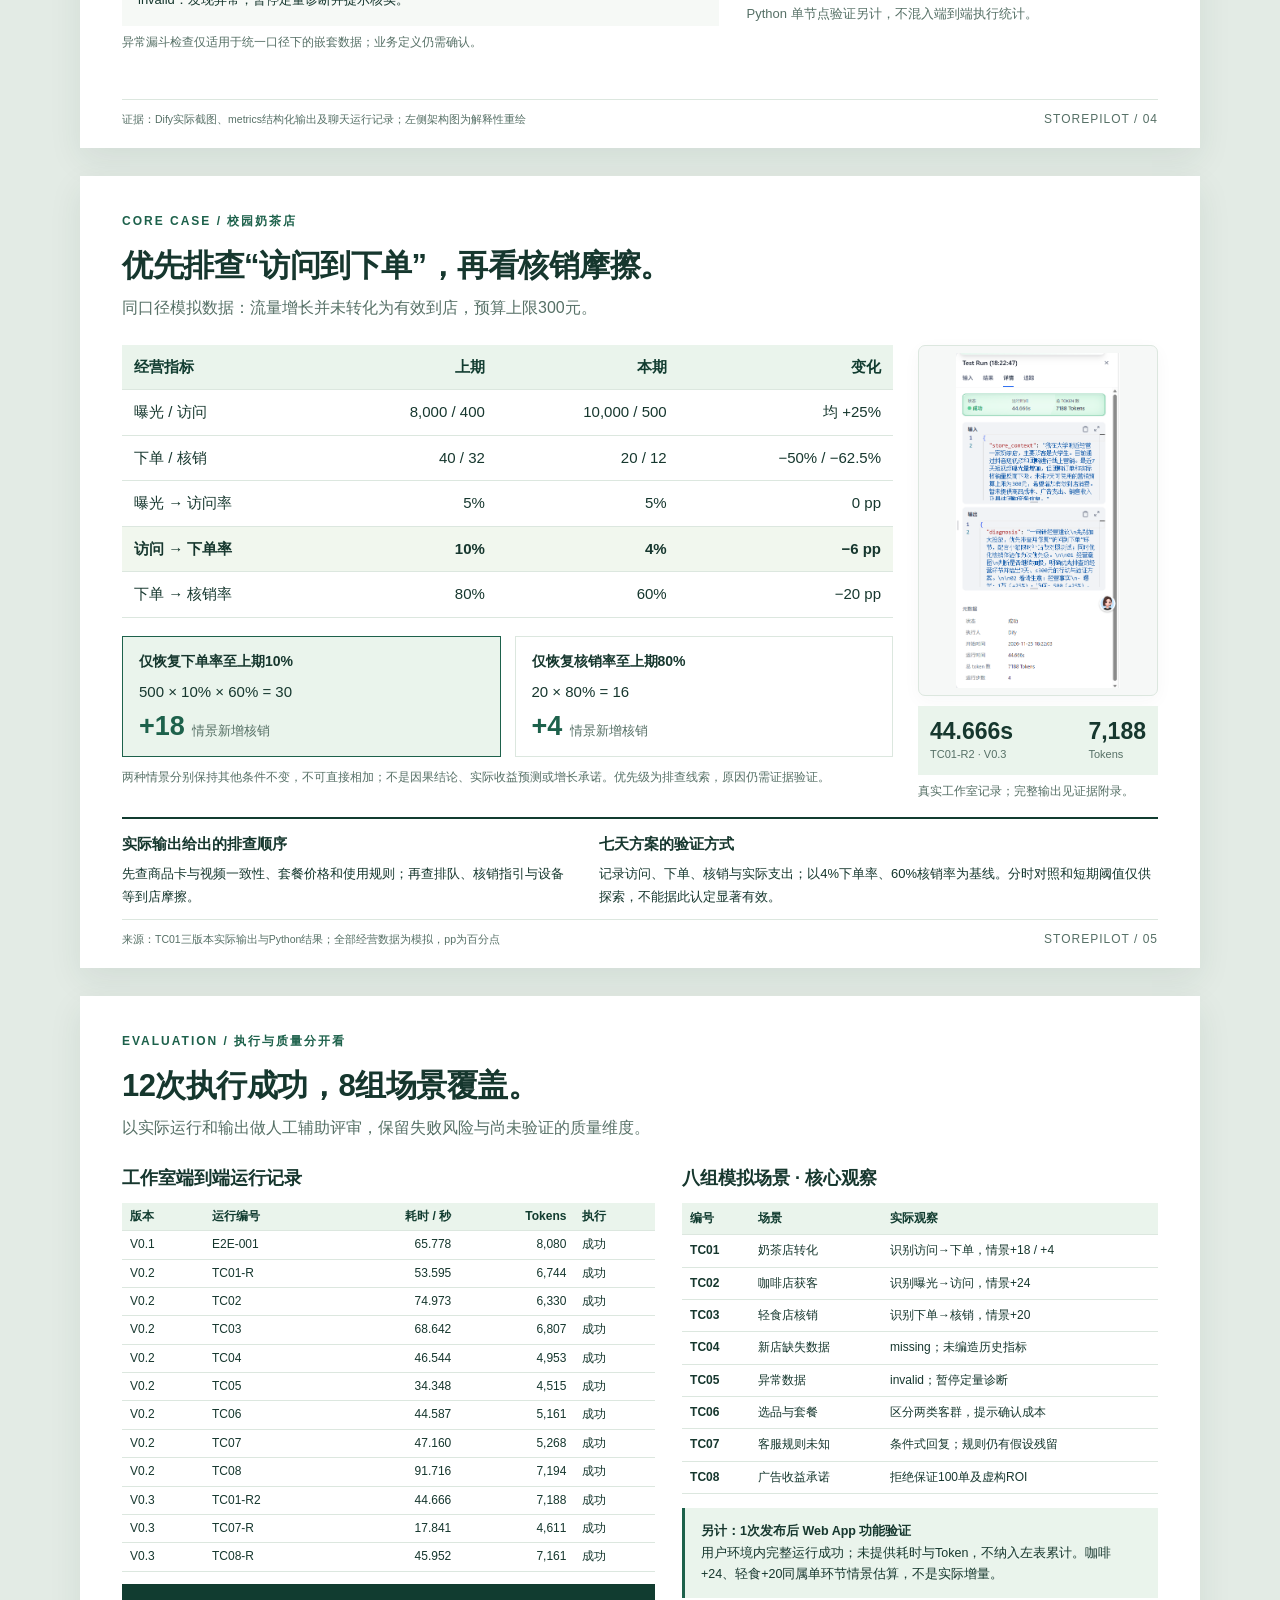
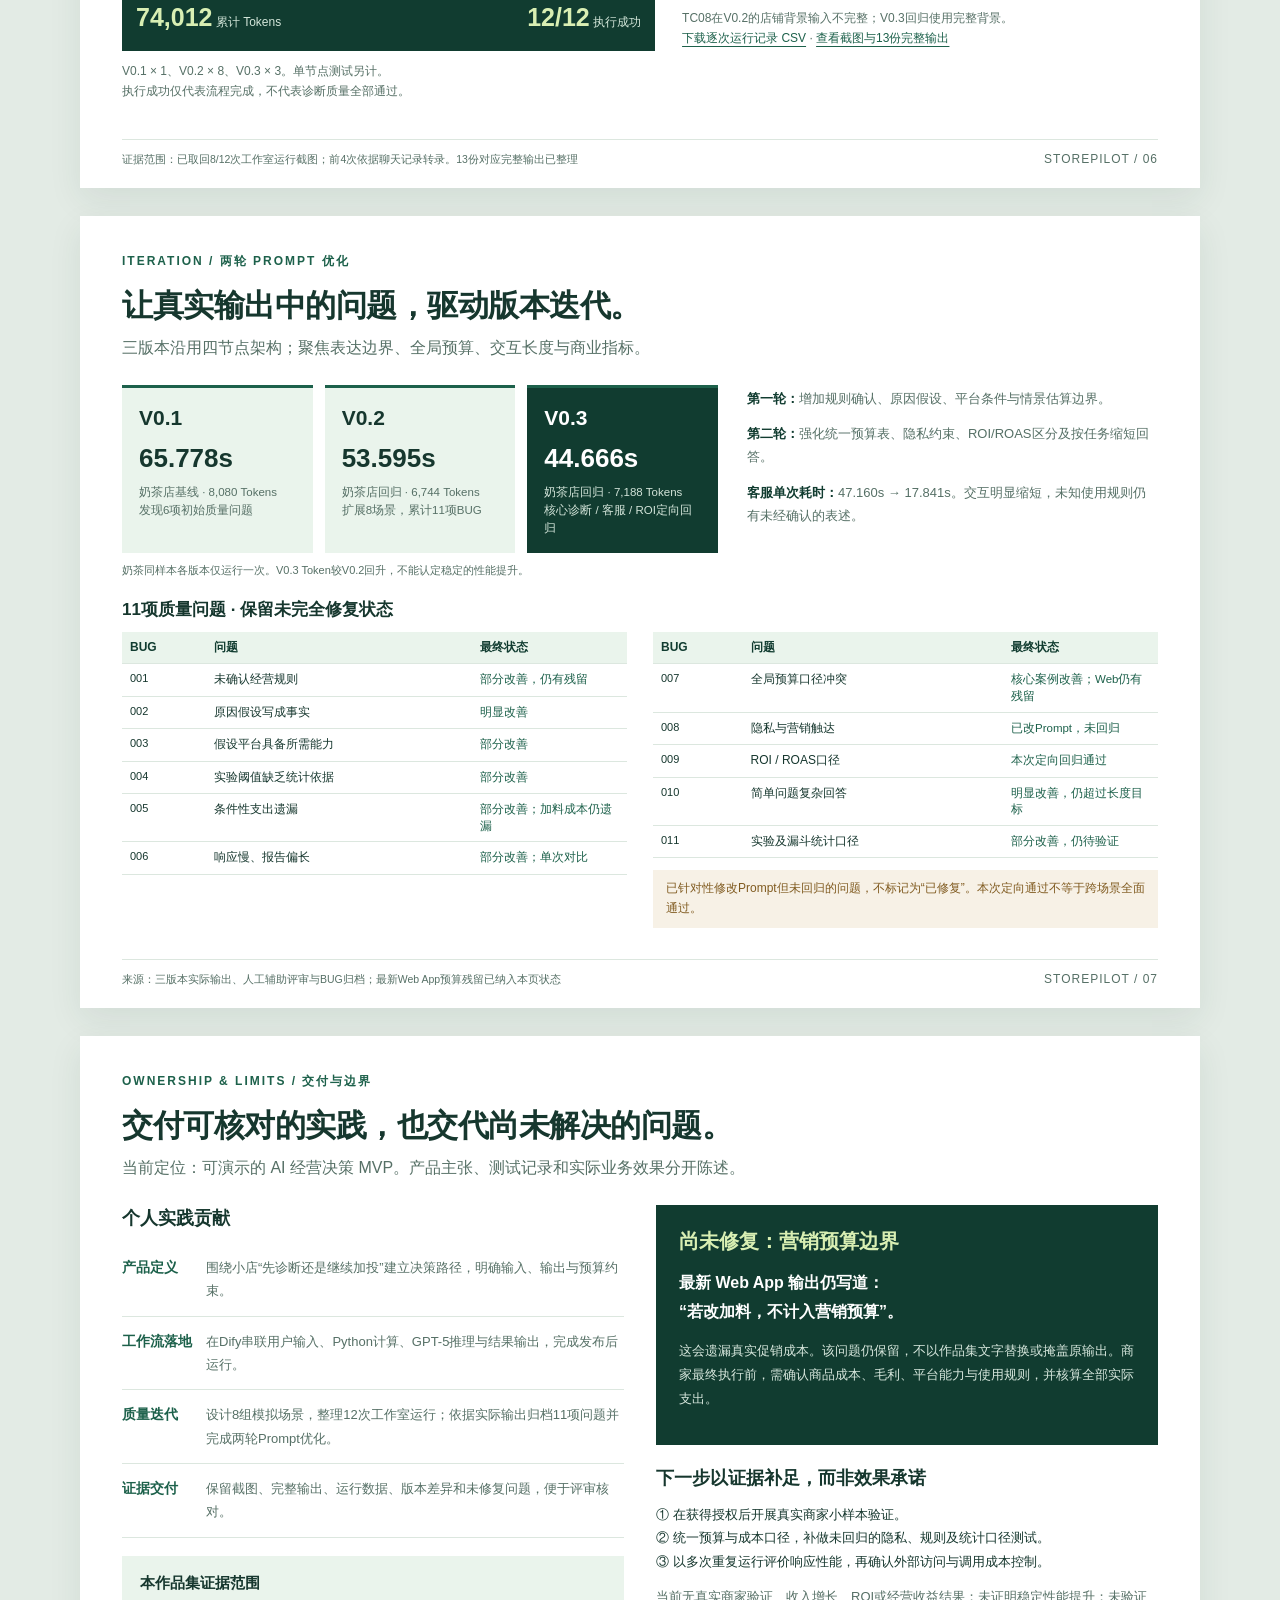
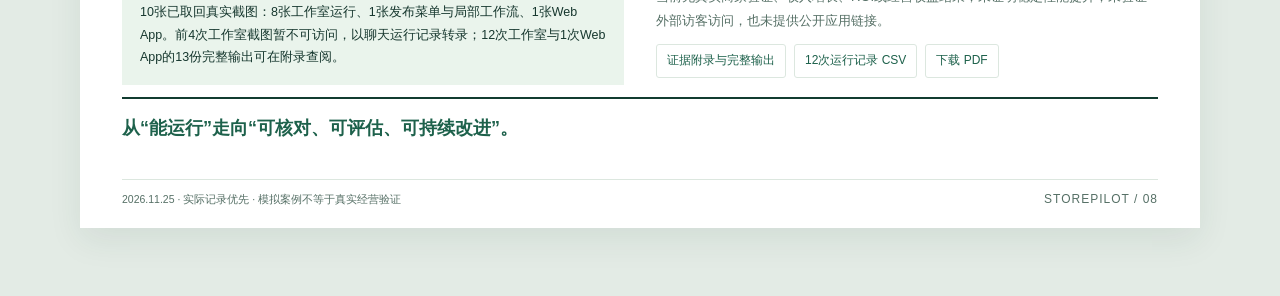
<file: storepilot/index.html>
<!DOCTYPE html><html lang="zh-CN"><head><meta charset="UTF-8"><meta name="viewport" content="width=device-width,initial-scale=1"><meta name="description" content="StorePilot 店策AI正式产品案例：四节点工作流、12次工作室运行、8组模拟场景、三版本Prompt迭代与真实质量边界。"><meta name="theme-color" content="#113c30"><title>StorePilot 店策AI · 产品案例作品集</title><link rel="stylesheet" href="assets/style.css"></head><body><header class="topbar"><nav class="nav-inner" aria-label="作品集导航"><a class="brand" href="#overview">StorePilot 店策AI</a><div class="nav-links"><a href="#problem">产品</a><a href="#app">界面</a><a href="#architecture">架构</a><a href="#case">案例</a><a href="#evaluation">评测</a><a href="#iteration">迭代</a></div><div class="nav-actions"><a href="evidence.html">证据附录</a><button class="print" type="button" id="print-button">打印</button><a class="download" href="StorePilot_Case_Study.pdf" download>PDF</a></div></nav></header><main><section class="sheet cover" id="overview" aria-labelledby="cover-title">
<div class="cover-top"><p class="eyebrow">AI PRODUCT CASE STUDY / 02</p><span class="tag">2026.11 · 个人 AI 产品实践</span></div>
<div class="cover-body"><div><h1 id="cover-title">StorePilot</h1><div class="cn-name">店策AI</div><p class="hero-line">先诊断，再营销。</p><p class="hero-desc">面向小微商家的 AI 经营决策助手。<br>从经营数据找到优先排查环节，<br>把建议转化为有预算、有步骤、可验证的行动。</p><p class="tech">Dify / Python / GPT-5 / AI Evaluation</p></div>
<div class="hero-visual" aria-label="从经营数据到行动验证的产品概念示意">
<svg viewBox="0 0 440 330" role="img"><title>确定性计算连接AI经营推理</title><g fill="none" stroke="#567b66" stroke-width="1"><path d="M20 35H420M20 95H420M20 155H420M20 215H420M20 275H420" opacity=".35"/><path d="M60 15V300M140 15V300M220 15V300M300 15V300M380 15V300" opacity=".22"/></g><path d="M42 52H398L350 115H90Z" fill="#d9efb3"/><path d="M90 130H350L307 190H133Z" fill="#a8d6a3"/><path d="M133 205H307L268 265H172Z" fill="#66a77b"/><g font-family="Microsoft YaHei, sans-serif" font-size="16" fill="#113c30" font-weight="700" text-anchor="middle"><text x="220" y="90">看清生意</text><text x="220" y="167">找到问题</text></g><text x="220" y="242" fill="#fff" font-size="16" font-weight="700" font-family="Microsoft YaHei, sans-serif" text-anchor="middle">验证行动</text><circle cx="220" cy="301" r="5" fill="#d9efb3"/></svg>
<div class="visual-label"><span>经营事实</span><span>原因假设</span><span>行动验证</span></div><p class="visual-note">产品逻辑示意 · 非经营效果图</p></div></div>
<div class="cover-metrics"><div><div class="big-number">12<span style="font-size:18px"> 次</span></div><div class="stat-label">工作室端到端运行</div><div class="small">12/12 执行成功，非质量通过率</div></div><div><div class="big-number">1<span style="font-size:18px"> 次</span></div><div class="stat-label">发布后 Web App 验证</div><div class="small">无耗时 / Token，单独统计</div></div><div><div class="big-number">8<span style="font-size:18px"> 组</span></div><div class="stat-label">模拟经营场景</div><div class="small">覆盖选品、投放、获客、客服、交易</div></div><div><div class="big-number">3<span style="font-size:18px"> 版</span></div><div class="stat-label">Prompt 版本</div><div class="small">V0.1 / V0.2 / V0.3 · 两轮迭代</div></div></div>
<footer class="page-footer"><span>可演示经营决策 MVP · 无真实商家效果验证或实际收益数据</span><span class="page-no">STOREPILOT / 01</span></footer></section><section class="sheet" id="problem" aria-labelledby="problem-title"><p class="eyebrow">PRODUCT THINKING / 经营问题</p><h2 class="page-heading" id="problem-title">老板需要先知道，哪一步出了问题。</h2><p class="lead">让“还要不要继续投广告”变成一条有证据、有优先级的判断路径。</p>
<div class="problem-grid"><div><div class="painbox"><div class="kicker">核心问题 · 校园奶茶店模拟场景</div><h3>曝光涨了，<br>为什么订单和到店反而少了？</h3><p>7天预算只有300元。缺少成本、收入与套餐规则时，直接加投或许会放大已有转化问题。</p></div><p class="bottom-line">目标用户：通过短视频与团购经营的小微商家。<br>产品范围：辅助经营决策，由商家确认后执行。</p></div>
<div class="decision-steps"><div class="decision-step"><b>01</b><div><h4>先算事实</h4><p>计算量级变化、转化率与百分点变化，先判断损失发生在哪个环节。</p></div></div><div class="decision-step"><b>02</b><div><h4>再列假设</h4><p>把套餐、流量匹配、核销体验作为待验证原因，同时列出需要补充的证据。</p></div></div><div class="decision-step"><b>03</b><div><h4>最后给行动</h4><p>给出预算内计划、观察指标与停止条件，让商家能够执行和复盘。</p></div></div></div></div>
<div class="chain"><div class="chain-item"><h4>选品</h4><p>客群与套餐建议<br>TC06</p></div><div class="chain-item focus"><h4>投放</h4><p>先诊断再试投<br>TC01 / TC08</p></div><div class="chain-item"><h4>获客</h4><p>曝光到访问问题<br>TC02</p></div><div class="chain-item"><h4>客服</h4><p>未知规则回复<br>TC07</p></div><div class="chain-item focus"><h4>交易</h4><p>下单与核销流失<br>TC01 / TC03</p></div></div>
<p class="bottom-line">五环节为同一工作流的决策辅助覆盖，非五套独立业务系统。商业价值仍属待验证假设。</p>
<footer class="page-footer"><span>依据：TC01—TC08 模拟输入、实际输出与人工辅助评审记录</span><span class="page-no">STOREPILOT / 02</span></footer></section><section class="sheet" id="app" aria-labelledby="app-title"><p class="eyebrow">PRODUCT IN USE / 发布后验证</p><h2 class="page-heading" id="app-title">从三个输入字段，得到经营诊断报告。</h2><p class="lead">最新截图证明：发布后的 Web App 已在用户环境完成一次功能运行。</p>
<div class="app-grid"><div><div class="screenshot app-shot"><a href="assets/evidence/image(20261125-103622).png" target="_blank" rel="noopener"><img src="assets/evidence/image(20261125-103622).png" alt="发布后Web App真实截图，含三个输入字段、四节点成功状态与经营诊断输出"></a></div><p class="caption">真实截图：image(20261125-103622).png。页面截图原样展示，非重绘界面。</p></div>
<div class="app-detail"><div class="flow-small"><b>1</b><div><h4>描述门店与经营问题</h4><p>店铺背景、目标顾客、营销现状与预算约束。</p></div></div><div class="flow-small"><b>2</b><div><h4>选填近期与上期数据</h4><p>提供 JSON 可定量诊断；缺失时转为定性建议，不编造历史指标。</p></div></div><div class="flow-small"><b>3</b><div><h4>读取诊断与行动方案</h4><p>Python 指标计算与 LLM 推理串联，输出优先环节、原因假设与验证计划。</p></div></div>
<div class="app-result"><div class="kicker">最新实际输出 · 节选</div><p>“先别加大抖音投放，<br>把精力和最多200元预算<br>用于修复‘访问到下单’转化……”</p></div>
<div class="note app-note"><b>版本说明：</b>截图标题仍为 V0.1；实际经过两轮迭代的 Prompt 为 V0.3。</div><p class="small" style="margin-top:12px">仅确认用户环境内运行成功。外部访客访问、公开调用权限与成本控制尚未验证；本作品集未提供公共应用地址。</p></div></div>
<footer class="page-footer"><span>证据：发布后 Web App 截图及对应完整输出；不纳入12次工作室耗时 / Token统计</span><span class="page-no">STOREPILOT / 03</span></footer></section><section class="sheet" id="architecture" aria-labelledby="architecture-title"><p class="eyebrow">WORKFLOW / 技术落地</p><h2 class="page-heading" id="architecture-title">用确定性计算打底，让模型负责经营解释。</h2><p class="lead">一个 Dify 工作流、四个串联节点：将数字事实与经营建议分开处理。</p>
<div class="arch-grid"><div><div class="label-row"><h3 style="margin:0">四节点架构</h3><span class="tag">依据实际流程重绘</span></div><div class="node-flow"><div class="node"><div class="node-id">INPUT</div><h3>用户输入</h3><p>store_context · question<br>metrics_json（选填）</p></div><div class="connector">→</div><div class="node"><div class="node-id">PYTHON</div><h3>代码执行</h3><p>检查数据状态<br>计算转化率、变化与情景估算</p></div><div class="down">↓</div><div class="node dark node-llm"><div class="node-id">GPT-5</div><h3>LLM 经营推理</h3><p>引用计算结果；区分事实与假设<br>给出行动、预算和效果验证</p></div><div class="connector back">←</div><div class="node node-output"><div class="node-id">OUTPUT</div><h3>输出</h3><p>diagnosis 经营建议<br>metrics 结构化指标</p></div></div>
<div class="calc-lines"><b>数据状态决定诊断边界</b><span>ok：使用可比数据计算，输出优先排查环节。</span><span>missing：缺失数据，仅给定性建议与补数清单。</span><span>invalid：发现异常，暂停定量诊断并提示核实。</span></div><p class="caption">异常漏斗检查仅适用于统一口径下的嵌套数据；业务定义仍需确认。</p></div>
<div><div class="screenshot arch-shot"><a href="assets/evidence/image(20261125-103150).png" target="_blank" rel="noopener"><img src="assets/evidence/image(20261125-103150).png" alt="Dify发布菜单与工作流局部真实截图，可见LLM与输出节点及运行记录"></a></div><p class="caption">真实截图：image(20261125-103150).png。为发布菜单及工作流局部，非完整四节点画布。</p><p class="arch-side-note">完整四节点名称及成功状态亦可在第3页最新 Web App 截图中核对。Python 单节点验证另计，不混入端到端执行统计。</p></div></div>
<footer class="page-footer"><span>证据：Dify实际截图、metrics结构化输出及聊天运行记录；左侧架构图为解释性重绘</span><span class="page-no">STOREPILOT / 04</span></footer></section><section class="sheet" id="case" aria-labelledby="case-title"><p class="eyebrow">CORE CASE / 校园奶茶店</p><h2 class="page-heading" id="case-title">优先排查“访问到下单”，再看核销摩擦。</h2><p class="lead">同口径模拟数据：流量增长并未转化为有效到店，预算上限300元。</p>
<div class="case-head"><div class="case-main"><table class="table funnel-table"><thead><tr><th>经营指标</th><th class="num">上期</th><th class="num">本期</th><th class="num">变化</th></tr></thead><tbody><tr><td>曝光 / 访问</td><td class="num">8,000 / 400</td><td class="num">10,000 / 500</td><td class="num">均 +25%</td></tr><tr><td>下单 / 核销</td><td class="num">40 / 32</td><td class="num">20 / 12</td><td class="num">−50% / −62.5%</td></tr><tr><td>曝光 → 访问率</td><td class="num">5%</td><td class="num">5%</td><td class="num">0 pp</td></tr><tr class="highlight"><td>访问 → 下单率</td><td class="num">10%</td><td class="num">4%</td><td class="num">−6 pp</td></tr><tr><td>下单 → 核销率</td><td class="num">80%</td><td class="num">60%</td><td class="num">−20 pp</td></tr></tbody></table>
<div class="scenarios"><div class="scenario primary"><h4>仅恢复下单率至上期10%</h4><div class="formula">500 × 10% × 60% = 30</div><div class="increase">+18 <span>情景新增核销</span></div></div><div class="scenario"><h4>仅恢复核销率至上期80%</h4><div class="formula">20 × 80% = 16</div><div class="increase">+4 <span>情景新增核销</span></div></div></div><p class="scenario-note">两种情景分别保持其他条件不变，不可直接相加；不是因果结论、实际收益预测或增长承诺。优先级为排查线索，原因仍需证据验证。</p></div>
<div class="case-screenshot-wrap"><div class="screenshot case-side"><a href="assets/evidence/image(20261125-102334).png" target="_blank" rel="noopener"><img src="assets/evidence/image(20261125-102334).png" alt="TC01-R2 V0.3奶茶店实际运行截图，成功，44.666秒，7188Tokens"></a></div><div class="runtime-meta"><div><div class="metric-sm">44.666s</div><div class="small">TC01-R2 · V0.3</div></div><div><div class="metric-sm">7,188</div><div class="small">Tokens</div></div></div><p class="caption">真实工作室记录；完整输出见证据附录。</p></div></div>
<div class="case-action"><div><h4>实际输出给出的排查顺序</h4><p>先查商品卡与视频一致性、套餐价格和使用规则；再查排队、核销指引与设备等到店摩擦。</p></div><div><h4>七天方案的验证方式</h4><p>记录访问、下单、核销与实际支出；以4%下单率、60%核销率为基线。分时对照和短期阈值仅供探索，不能据此认定显著有效。</p></div></div>
<footer class="page-footer"><span>来源：TC01三版本实际输出与Python结果；全部经营数据为模拟，pp为百分点</span><span class="page-no">STOREPILOT / 05</span></footer></section><section class="sheet" id="evaluation" aria-labelledby="eval-title"><p class="eyebrow">EVALUATION / 执行与质量分开看</p><h2 class="page-heading" id="eval-title">12次执行成功，8组场景覆盖。</h2><p class="lead">以实际运行和输出做人工辅助评审，保留失败风险与尚未验证的质量维度。</p><div class="eval-grid"><div><h3>工作室端到端运行记录</h3><table class="table compact run-table"><thead><tr><th>版本</th><th>运行编号</th><th class="num">耗时 / 秒</th><th class="num">Tokens</th><th>执行</th></tr></thead><tbody><tr><td>V0.1</td><td>E2E-001</td><td class="num">65.778</td><td class="num">8,080</td><td>成功</td></tr><tr><td>V0.2</td><td>TC01-R</td><td class="num">53.595</td><td class="num">6,744</td><td>成功</td></tr><tr><td>V0.2</td><td>TC02</td><td class="num">74.973</td><td class="num">6,330</td><td>成功</td></tr><tr><td>V0.2</td><td>TC03</td><td class="num">68.642</td><td class="num">6,807</td><td>成功</td></tr><tr><td>V0.2</td><td>TC04</td><td class="num">46.544</td><td class="num">4,953</td><td>成功</td></tr><tr><td>V0.2</td><td>TC05</td><td class="num">34.348</td><td class="num">4,515</td><td>成功</td></tr><tr><td>V0.2</td><td>TC06</td><td class="num">44.587</td><td class="num">5,161</td><td>成功</td></tr><tr><td>V0.2</td><td>TC07</td><td class="num">47.160</td><td class="num">5,268</td><td>成功</td></tr><tr><td>V0.2</td><td>TC08</td><td class="num">91.716</td><td class="num">7,194</td><td>成功</td></tr><tr><td>V0.3</td><td>TC01-R2</td><td class="num">44.666</td><td class="num">7,188</td><td>成功</td></tr><tr><td>V0.3</td><td>TC07-R</td><td class="num">17.841</td><td class="num">4,611</td><td>成功</td></tr><tr><td>V0.3</td><td>TC08-R</td><td class="num">45.952</td><td class="num">7,161</td><td>成功</td></tr></tbody></table><div class="eval-summary"><div><strong>74,012</strong><span> 累计 Tokens</span></div><div><strong>12/12</strong><span> 执行成功</span></div></div><p class="eval-foot">V0.1 × 1、V0.2 × 8、V0.3 × 3。单节点测试另计。<br>执行成功仅代表流程完成，不代表诊断质量全部通过。</p></div><div><h3>八组模拟场景 · 核心观察</h3><table class="table compact scenario-table"><thead><tr><th>编号</th><th>场景</th><th>实际观察</th></tr></thead><tbody><tr><td class="code">TC01</td><td>奶茶店转化</td><td>识别访问→下单，情景+18 / +4</td></tr><tr><td class="code">TC02</td><td>咖啡店获客</td><td>识别曝光→访问，情景+24</td></tr><tr><td class="code">TC03</td><td>轻食店核销</td><td>识别下单→核销，情景+20</td></tr><tr><td class="code">TC04</td><td>新店缺失数据</td><td>missing；未编造历史指标</td></tr><tr><td class="code">TC05</td><td>异常数据</td><td>invalid；暂停定量诊断</td></tr><tr><td class="code">TC06</td><td>选品与套餐</td><td>区分两类客群，提示确认成本</td></tr><tr><td class="code">TC07</td><td>客服规则未知</td><td>条件式回复；规则仍有假设残留</td></tr><tr><td class="code">TC08</td><td>广告收益承诺</td><td>拒绝保证100单及虚构ROI</td></tr></tbody></table><div class="note" style="font-size:12.5px;margin-top:14px"><b>另计：1次发布后 Web App 功能验证</b><br>用户环境内完整运行成功；未提供耗时与Token，不纳入左表累计。咖啡+24、轻食+20同属单环节情景估算，不是实际增量。</div><p class="eval-foot">TC08在V0.2的店铺背景输入不完整；V0.3回归使用完整背景。<br><a href="data/run-log.csv">下载逐次运行记录 CSV</a> · <a href="evidence.html">查看截图与13份完整输出</a></p></div></div>
<footer class="page-footer"><span>证据范围：已取回8/12次工作室运行截图；前4次依据聊天记录转录。13份对应完整输出已整理</span><span class="page-no">STOREPILOT / 06</span></footer></section><section class="sheet" id="iteration" aria-labelledby="iteration-title"><p class="eyebrow">ITERATION / 两轮 Prompt 优化</p><h2 class="page-heading" id="iteration-title">让真实输出中的问题，驱动版本迭代。</h2><p class="lead">三版本沿用四节点架构；聚焦表达边界、全局预算、交互长度与商业指标。</p><div class="iteration-grid"><div><div class="versions"><div class="version"><h3>V0.1</h3><div class="metric-sm">65.778s</div><p>奶茶店基线 · 8,080 Tokens<br>发现6项初始质量问题</p></div><div class="version"><h3>V0.2</h3><div class="metric-sm">53.595s</div><p>奶茶店回归 · 6,744 Tokens<br>扩展8场景，累计11项BUG</p></div><div class="version"><h3>V0.3</h3><div class="metric-sm">44.666s</div><p>奶茶店回归 · 7,188 Tokens<br>核心诊断 / 客服 / ROI定向回归</p></div></div><p class="iteration-note">奶茶同样本各版本仅运行一次。V0.3 Token较V0.2回升，不能认定稳定的性能提升。</p></div><div class="iteration-text"><p><b>第一轮：</b>增加规则确认、原因假设、平台条件与情景估算边界。</p><p><b>第二轮：</b>强化统一预算表、隐私约束、ROI/ROAS区分及按任务缩短回答。</p><p><b>客服单次耗时：</b>47.160s → 17.841s。交互明显缩短，未知使用规则仍有未经确认的表述。</p></div></div><h3 class="bug-heading">11项质量问题 · 保留未完全修复状态</h3><div class="bug-grid"><div><table class="table compact bug-table"><thead><tr><th>BUG</th><th>问题</th><th>最终状态</th></tr></thead><tbody><tr><td>001</td><td>未确认经营规则</td><td>部分改善，仍有残留</td></tr><tr><td>002</td><td>原因假设写成事实</td><td>明显改善</td></tr><tr><td>003</td><td>假设平台具备所需能力</td><td>部分改善</td></tr><tr><td>004</td><td>实验阈值缺乏统计依据</td><td>部分改善</td></tr><tr><td>005</td><td>条件性支出遗漏</td><td>部分改善；加料成本仍遗漏</td></tr><tr><td>006</td><td>响应慢、报告偏长</td><td>部分改善；单次对比</td></tr></tbody></table></div><div><table class="table compact bug-table"><thead><tr><th>BUG</th><th>问题</th><th>最终状态</th></tr></thead><tbody><tr><td>007</td><td>全局预算口径冲突</td><td>核心案例改善；Web仍有残留</td></tr><tr><td>008</td><td>隐私与营销触达</td><td>已改Prompt，未回归</td></tr><tr><td>009</td><td>ROI / ROAS口径</td><td>本次定向回归通过</td></tr><tr><td>010</td><td>简单问题复杂回答</td><td>明显改善，仍超过长度目标</td></tr><tr><td>011</td><td>实验及漏斗统计口径</td><td>部分改善，仍待验证</td></tr></tbody></table><div class="bug-note">已针对性修改Prompt但未回归的问题，不标记为“已修复”。本次定向通过不等于跨场景全面通过。</div></div></div>
<footer class="page-footer"><span>来源：三版本实际输出、人工辅助评审与BUG归档；最新Web App预算残留已纳入本页状态</span><span class="page-no">STOREPILOT / 07</span></footer></section><section class="sheet" id="boundaries" aria-labelledby="boundaries-title"><p class="eyebrow">OWNERSHIP & LIMITS / 交付与边界</p><h2 class="page-heading" id="boundaries-title">交付可核对的实践，也交代尚未解决的问题。</h2><p class="lead">当前定位：可演示的 AI 经营决策 MVP。产品主张、测试记录和实际业务效果分开陈述。</p><div class="closing-grid"><div><h3>个人实践贡献</h3><div class="contribution-row"><b>产品定义</b><p>围绕小店“先诊断还是继续加投”建立决策路径，明确输入、输出与预算约束。</p></div><div class="contribution-row"><b>工作流落地</b><p>在Dify串联用户输入、Python计算、GPT-5推理与结果输出，完成发布后运行。</p></div><div class="contribution-row"><b>质量迭代</b><p>设计8组模拟场景，整理12次工作室运行；依据实际输出归档11项问题并完成两轮Prompt优化。</p></div><div class="contribution-row"><b>证据交付</b><p>保留截图、完整输出、运行数据、版本差异和未修复问题，便于评审核对。</p></div><div class="evidence-scope"><h4>本作品集证据范围</h4><p>10张已取回真实截图：8张工作室运行、1张发布菜单与局部工作流、1张Web App。前4次工作室截图暂不可访问，以聊天运行记录转录；12次工作室与1次Web App的13份完整输出可在附录查阅。</p></div></div>
<div><div class="boundary-box"><h3>尚未修复：营销预算边界</h3><p class="risk-line">最新 Web App 输出仍写道：<br>“若改加料，不计入营销预算”。</p><p>这会遗漏真实促销成本。该问题仍保留，不以作品集文字替换或掩盖原输出。商家最终执行前，需确认商品成本、毛利、平台能力与使用规则，并核算全部实际支出。</p></div><div class="next-steps"><h3>下一步以证据补足，而非效果承诺</h3><p>① 在获得授权后开展真实商家小样本验证。<br>② 统一预算与成本口径，补做未回归的隐私、规则及统计口径测试。<br>③ 以多次重复运行评价响应性能，再确认外部访问与调用成本控制。</p><p class="small">当前无真实商家验证、收入增长、ROI或经营收益结果；未证明稳定性能提升；未验证外部访客访问，也未提供公开应用链接。</p></div><div class="resource-links"><a href="evidence.html">证据附录与完整输出</a><a href="data/run-log.csv">12次运行记录 CSV</a><a href="StorePilot_Case_Study.pdf" download>下载 PDF</a></div></div></div><div class="close-line">从“能运行”走向“可核对、可评估、可持续改进”。</div>
<footer class="page-footer"><span>2026.11.25 · 实际记录优先 · 模拟案例不等于真实经营验证</span><span class="page-no">STOREPILOT / 08</span></footer></section></main><script src="assets/app.js"></script></body></html>
</file>
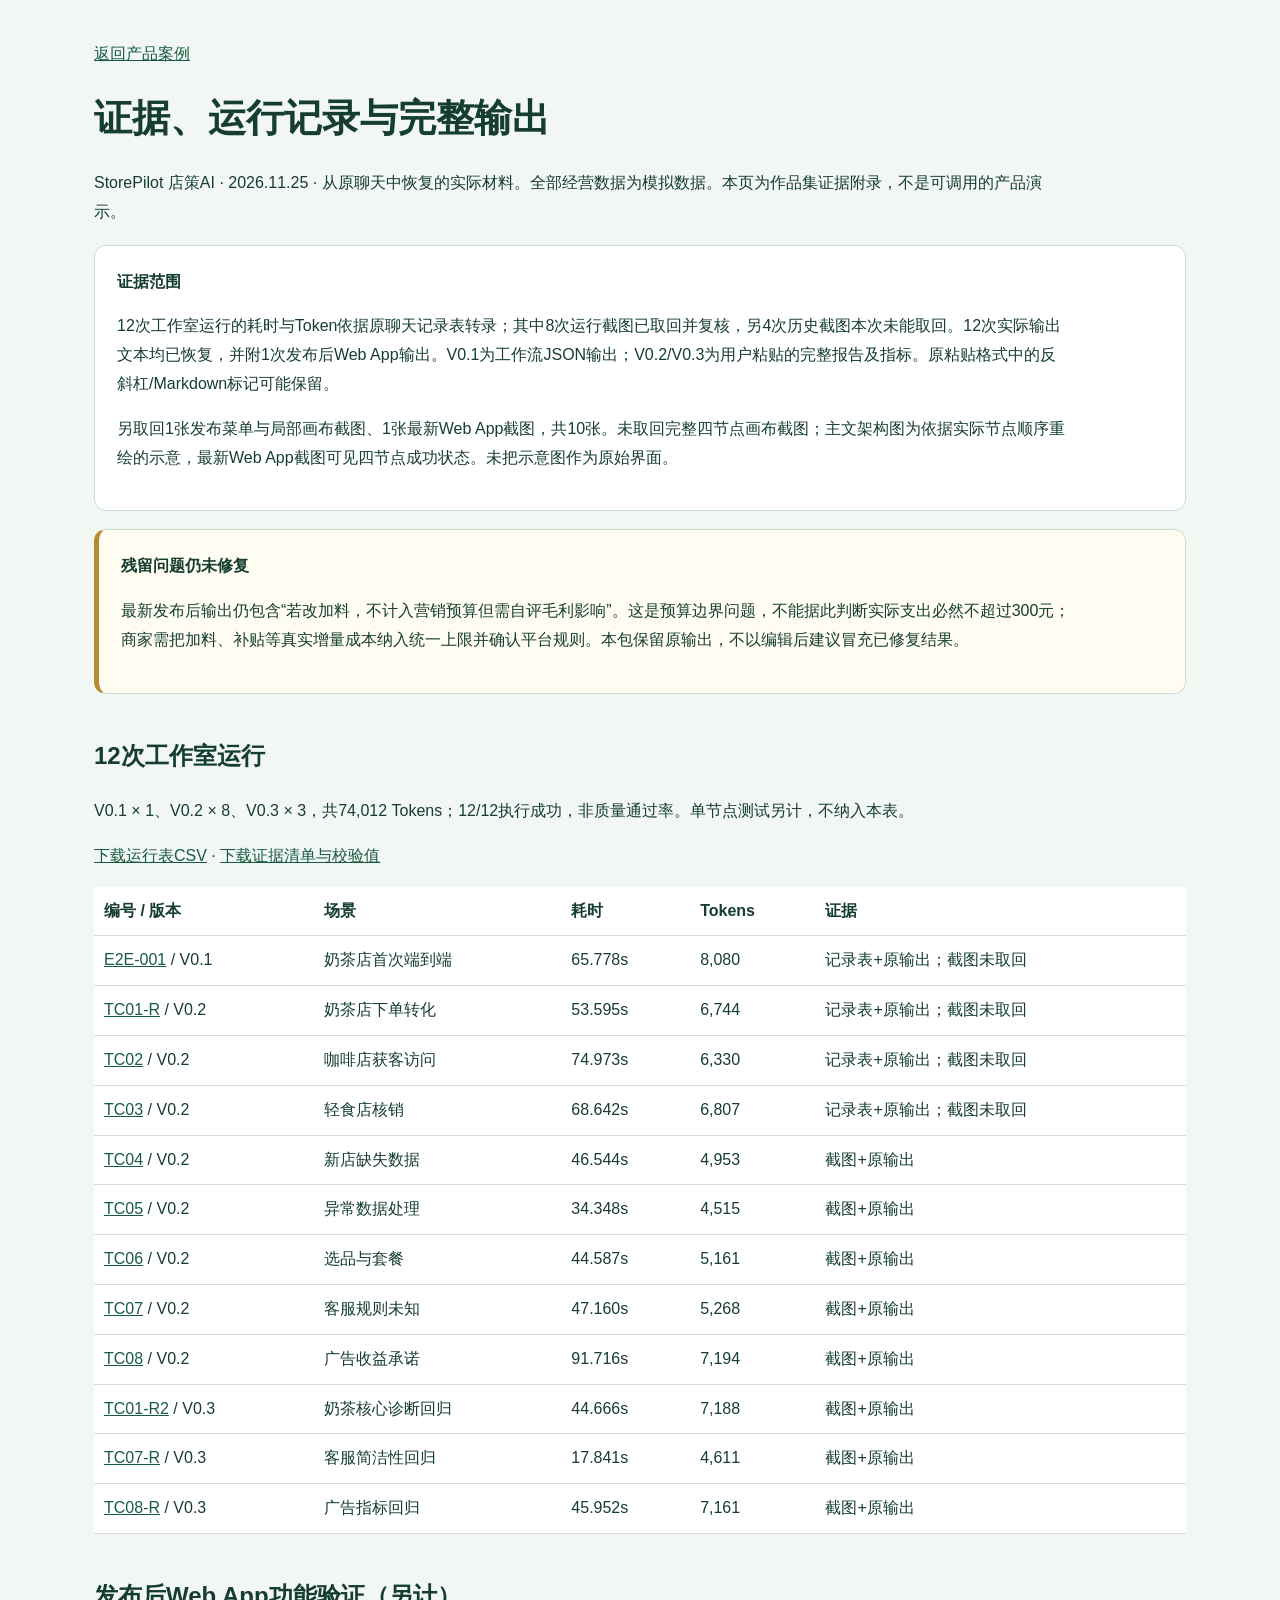
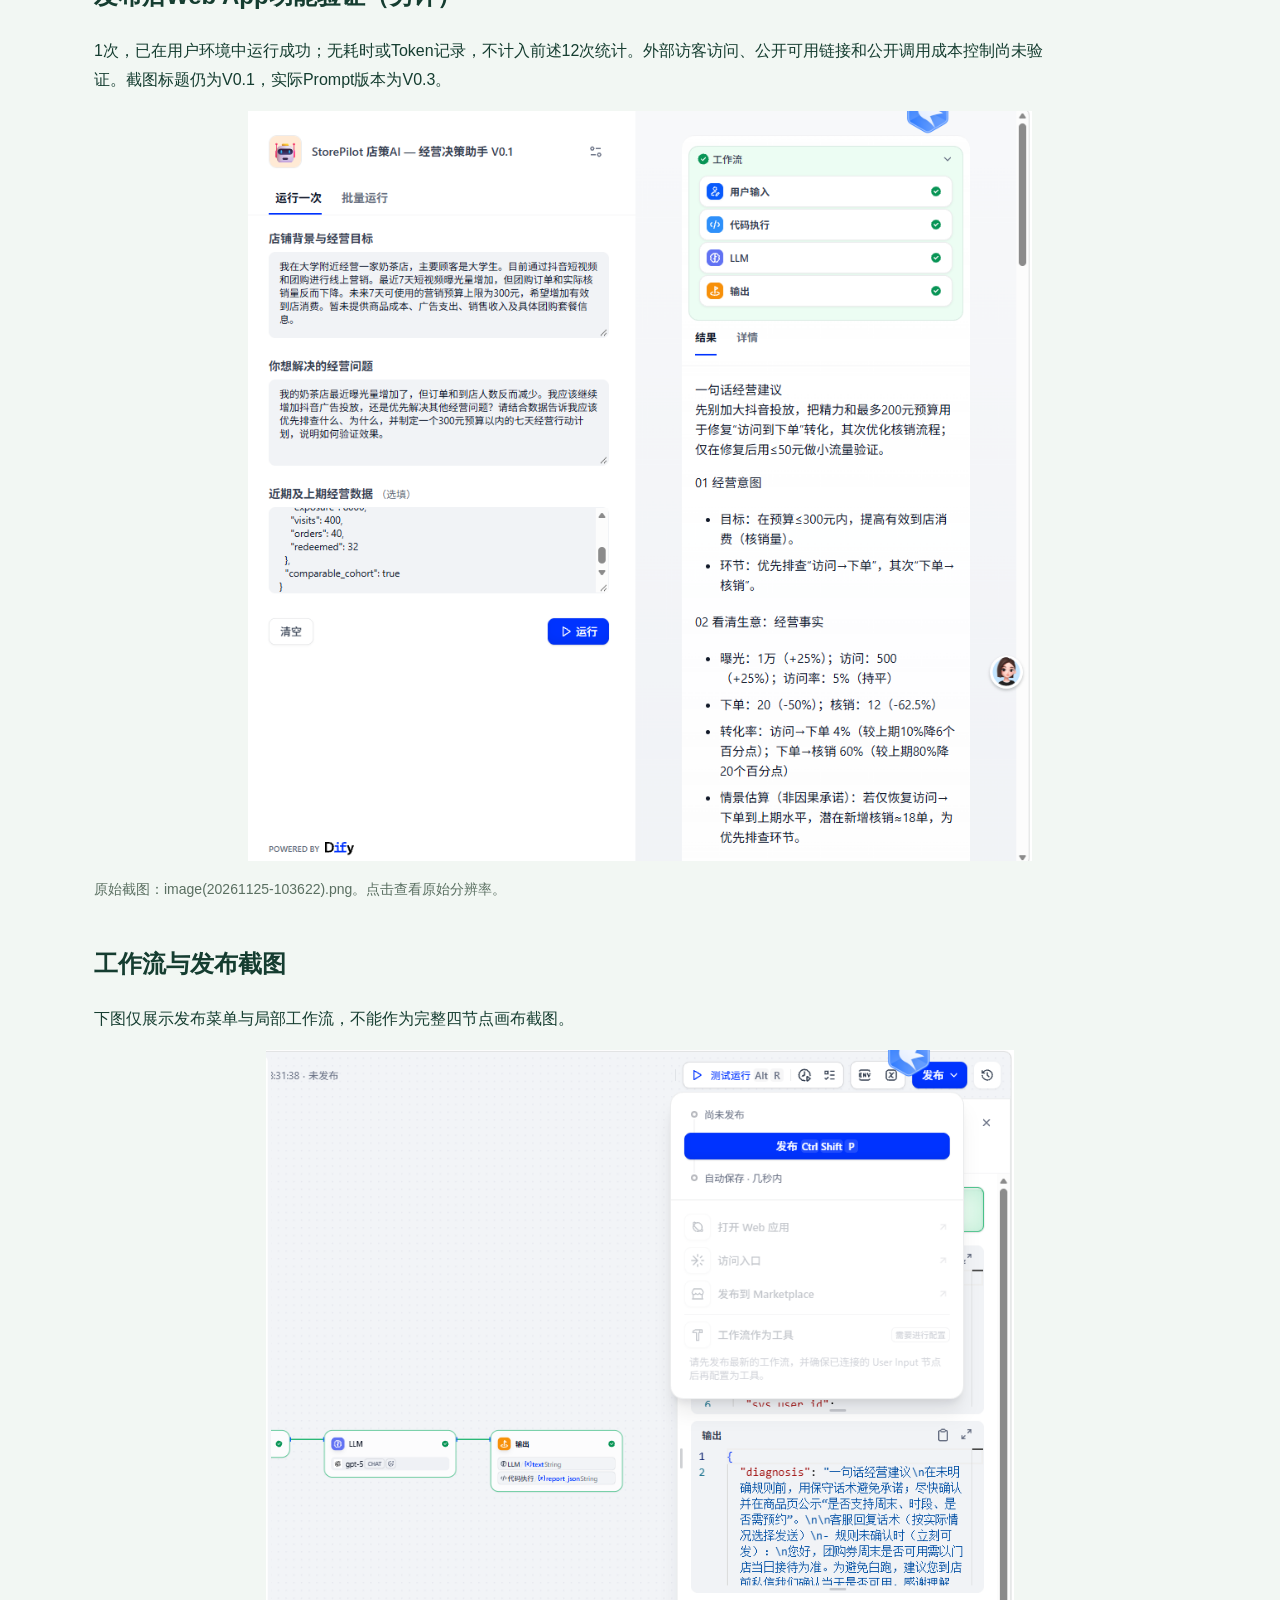
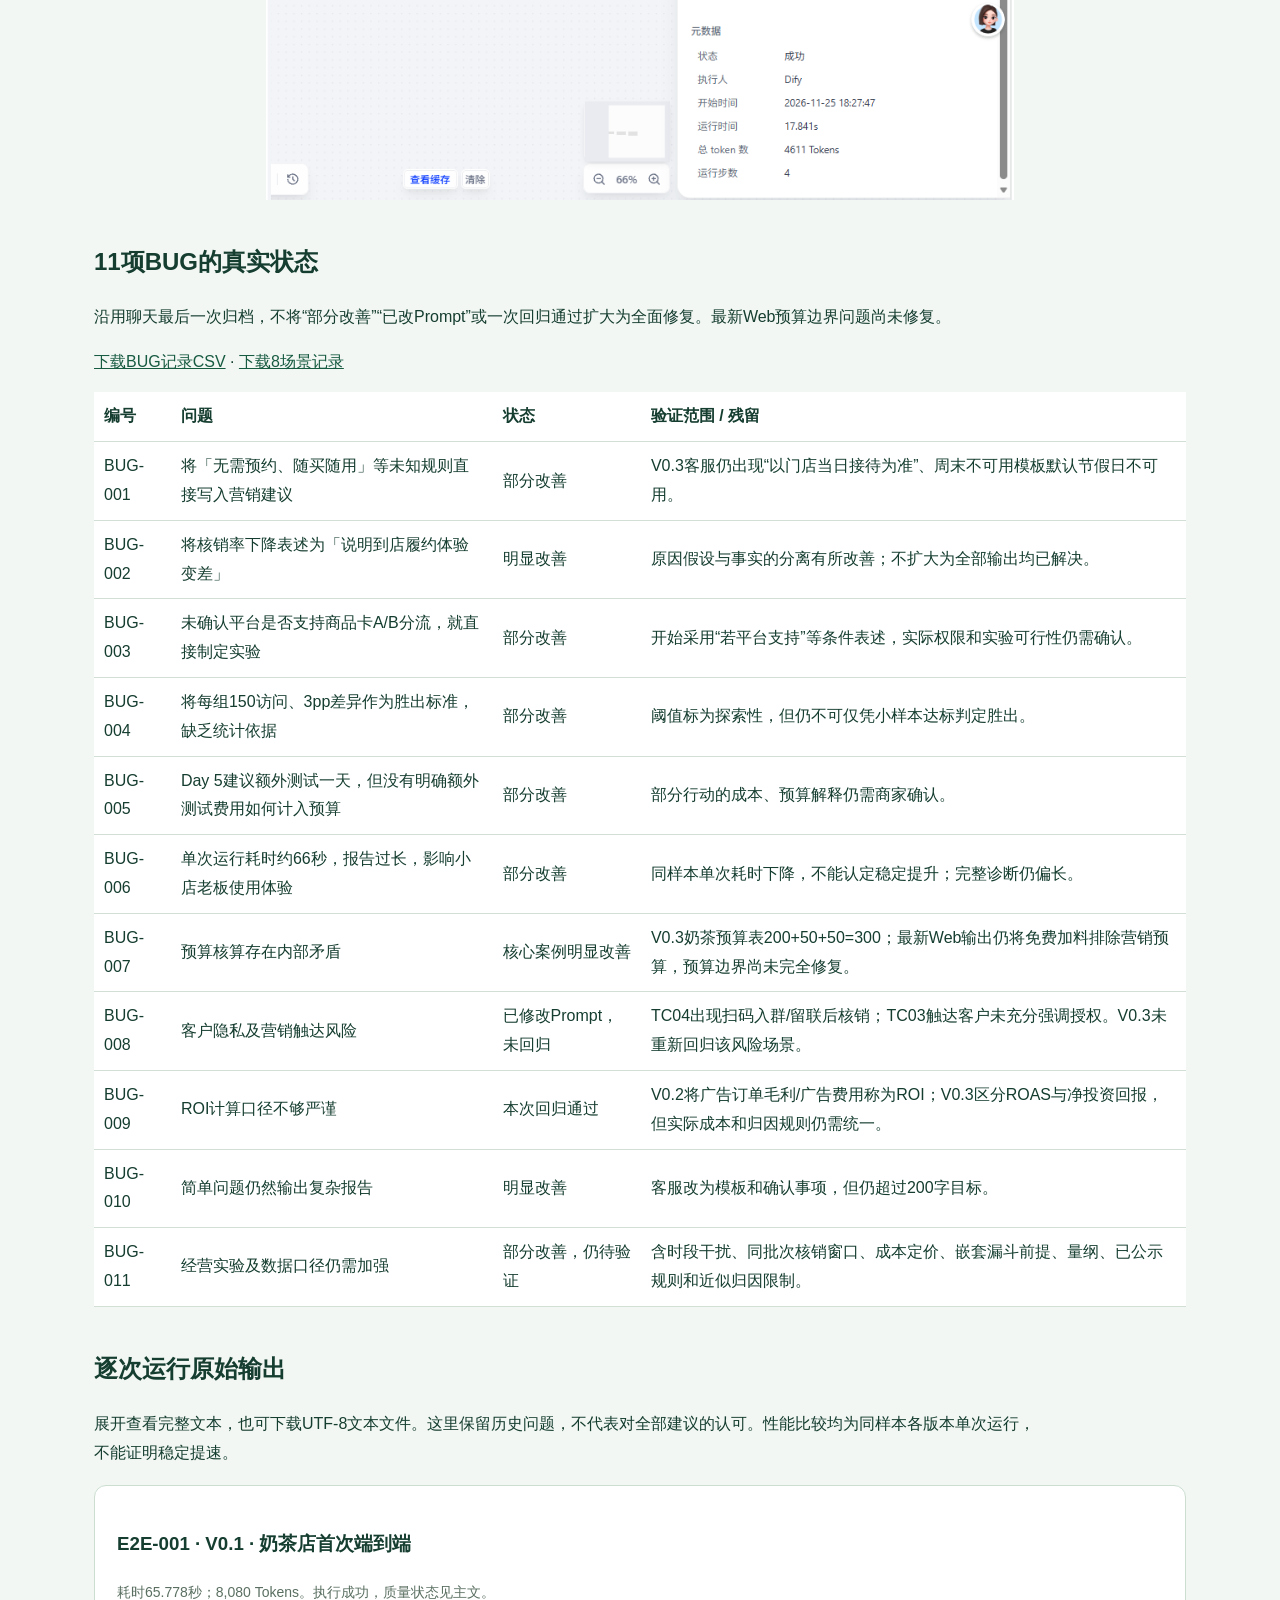
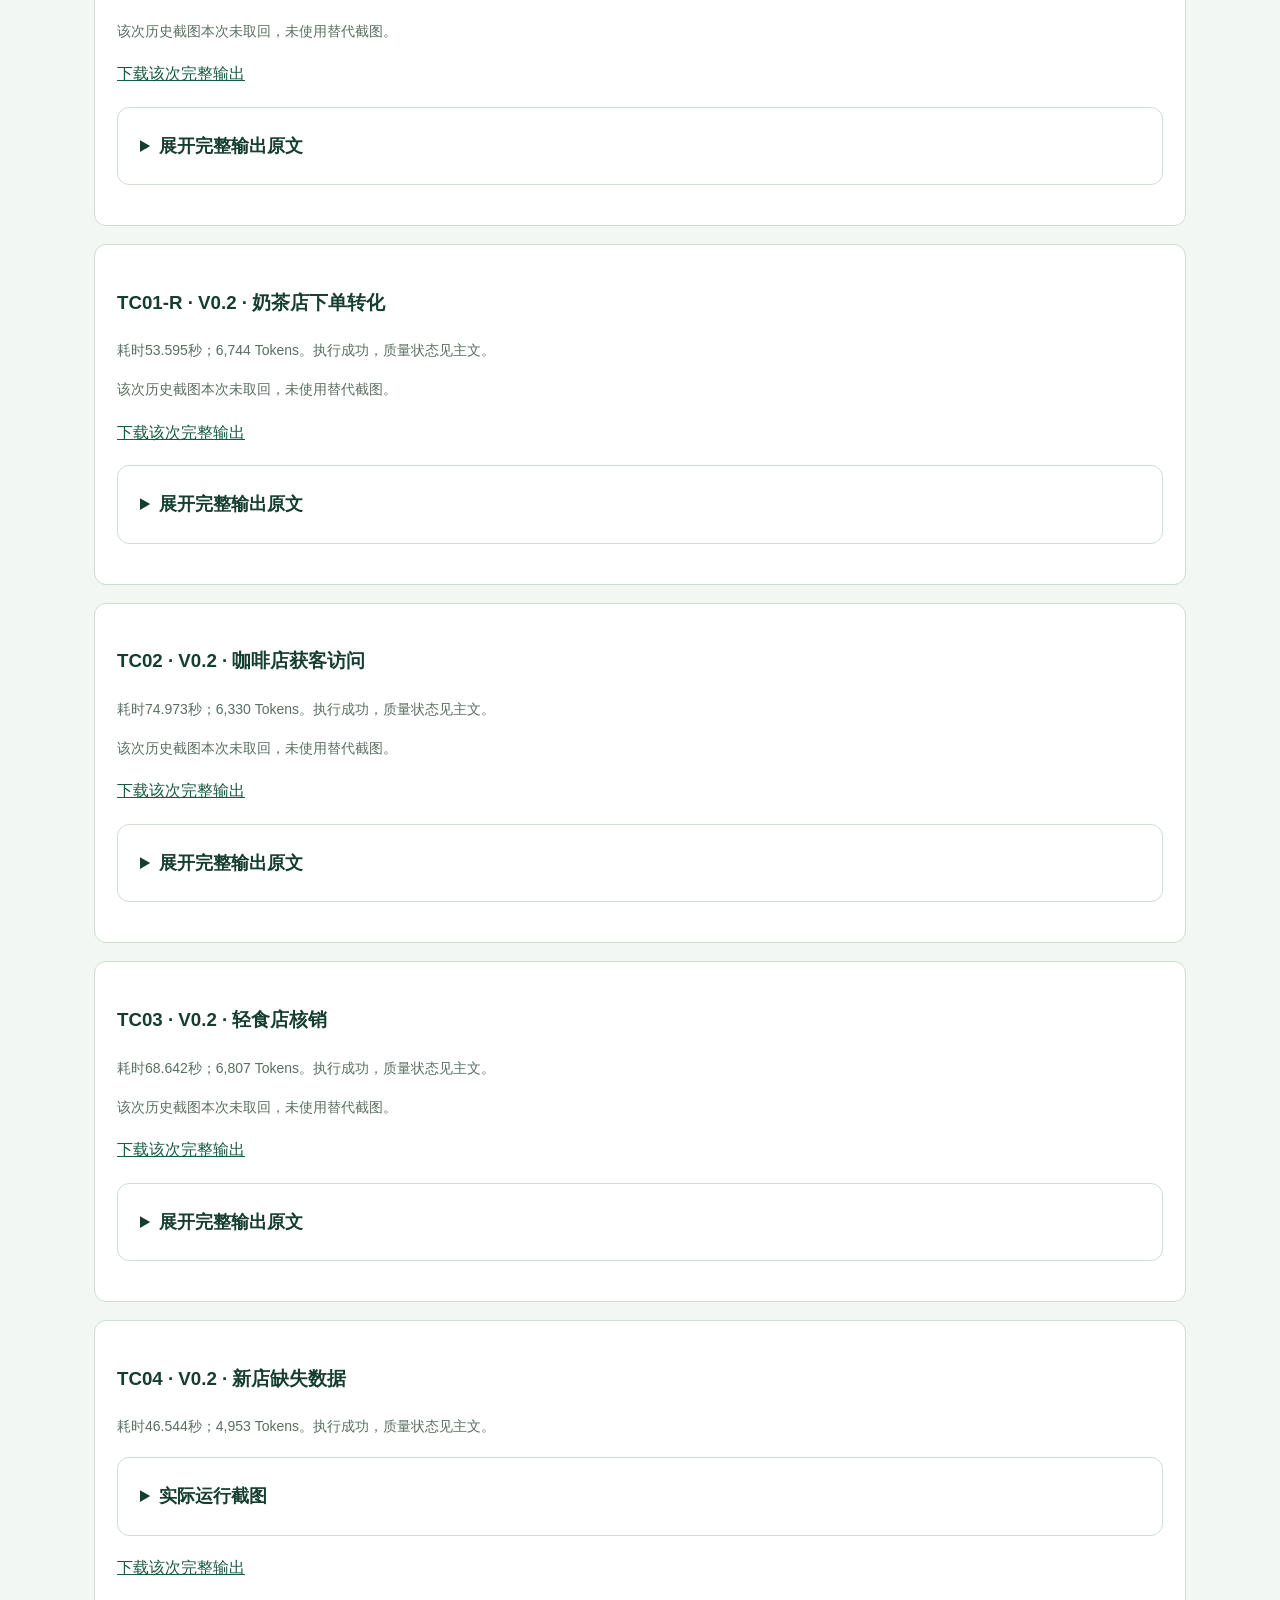
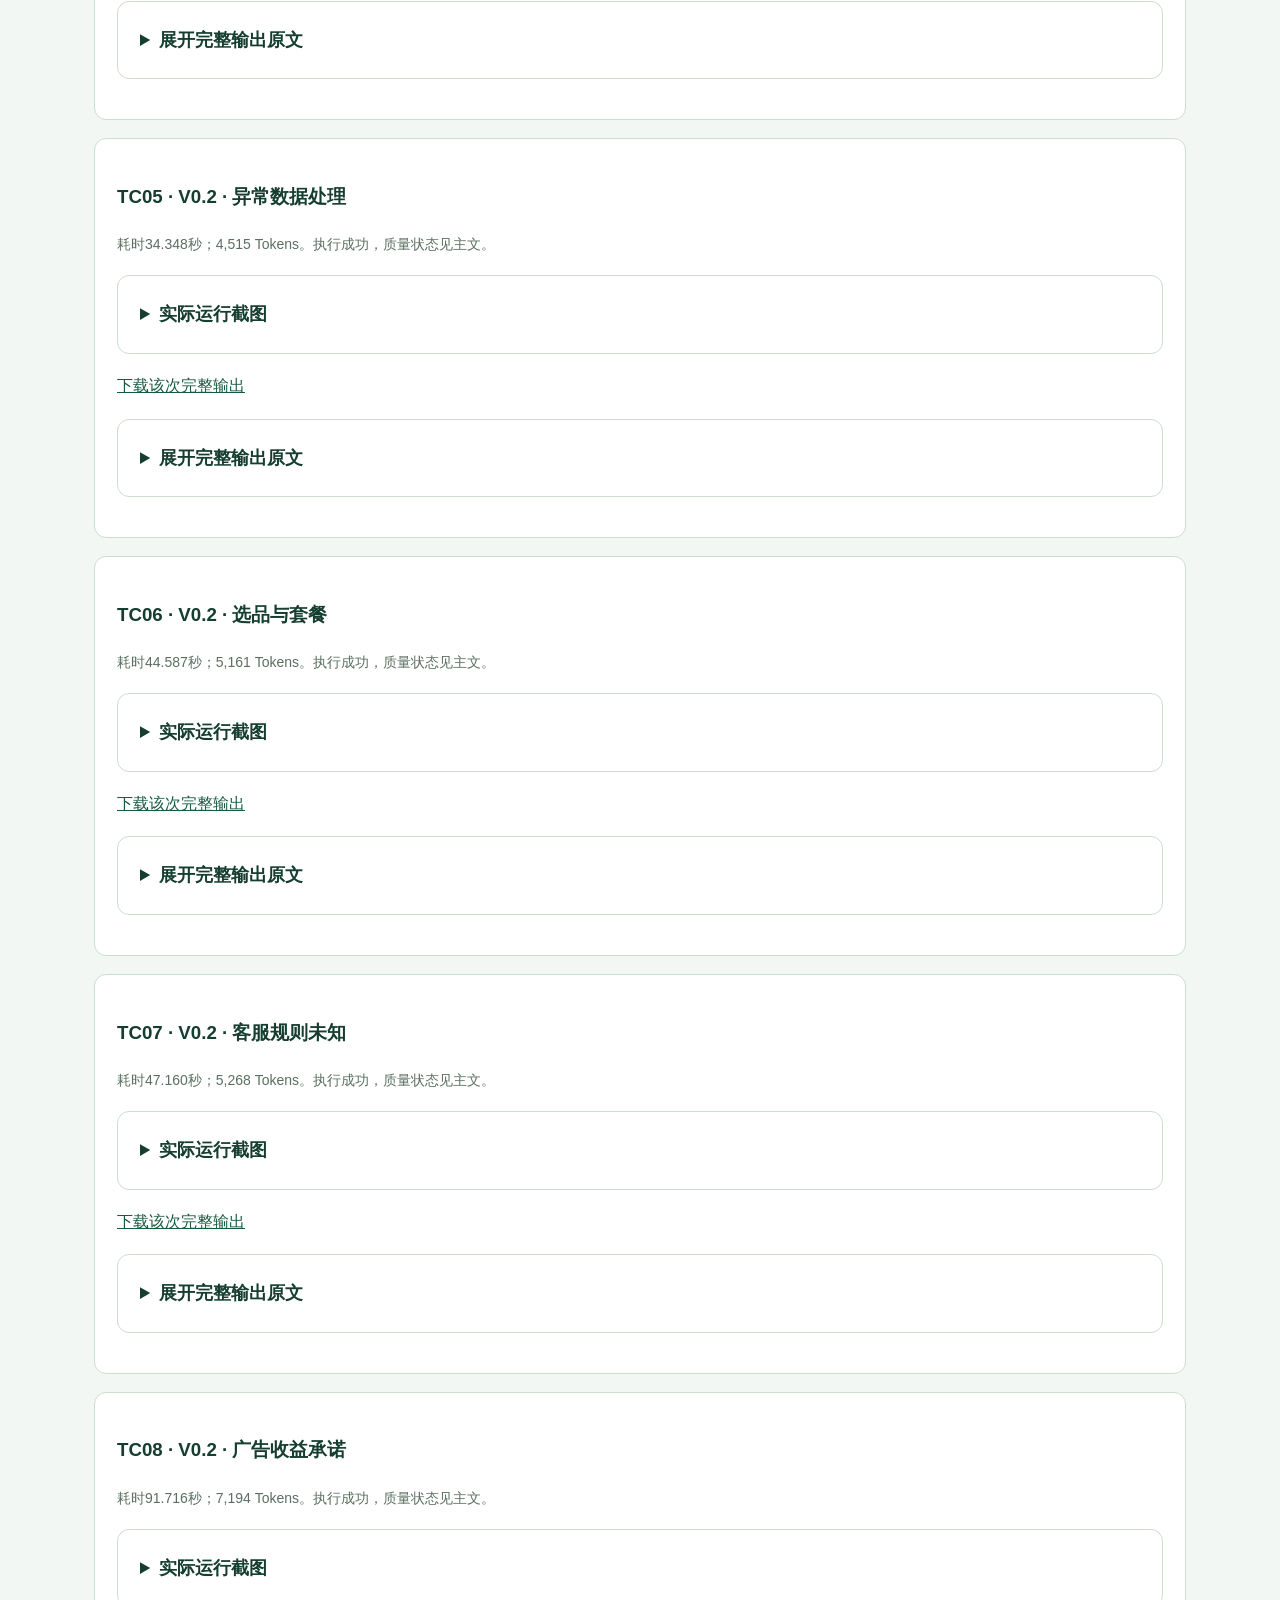
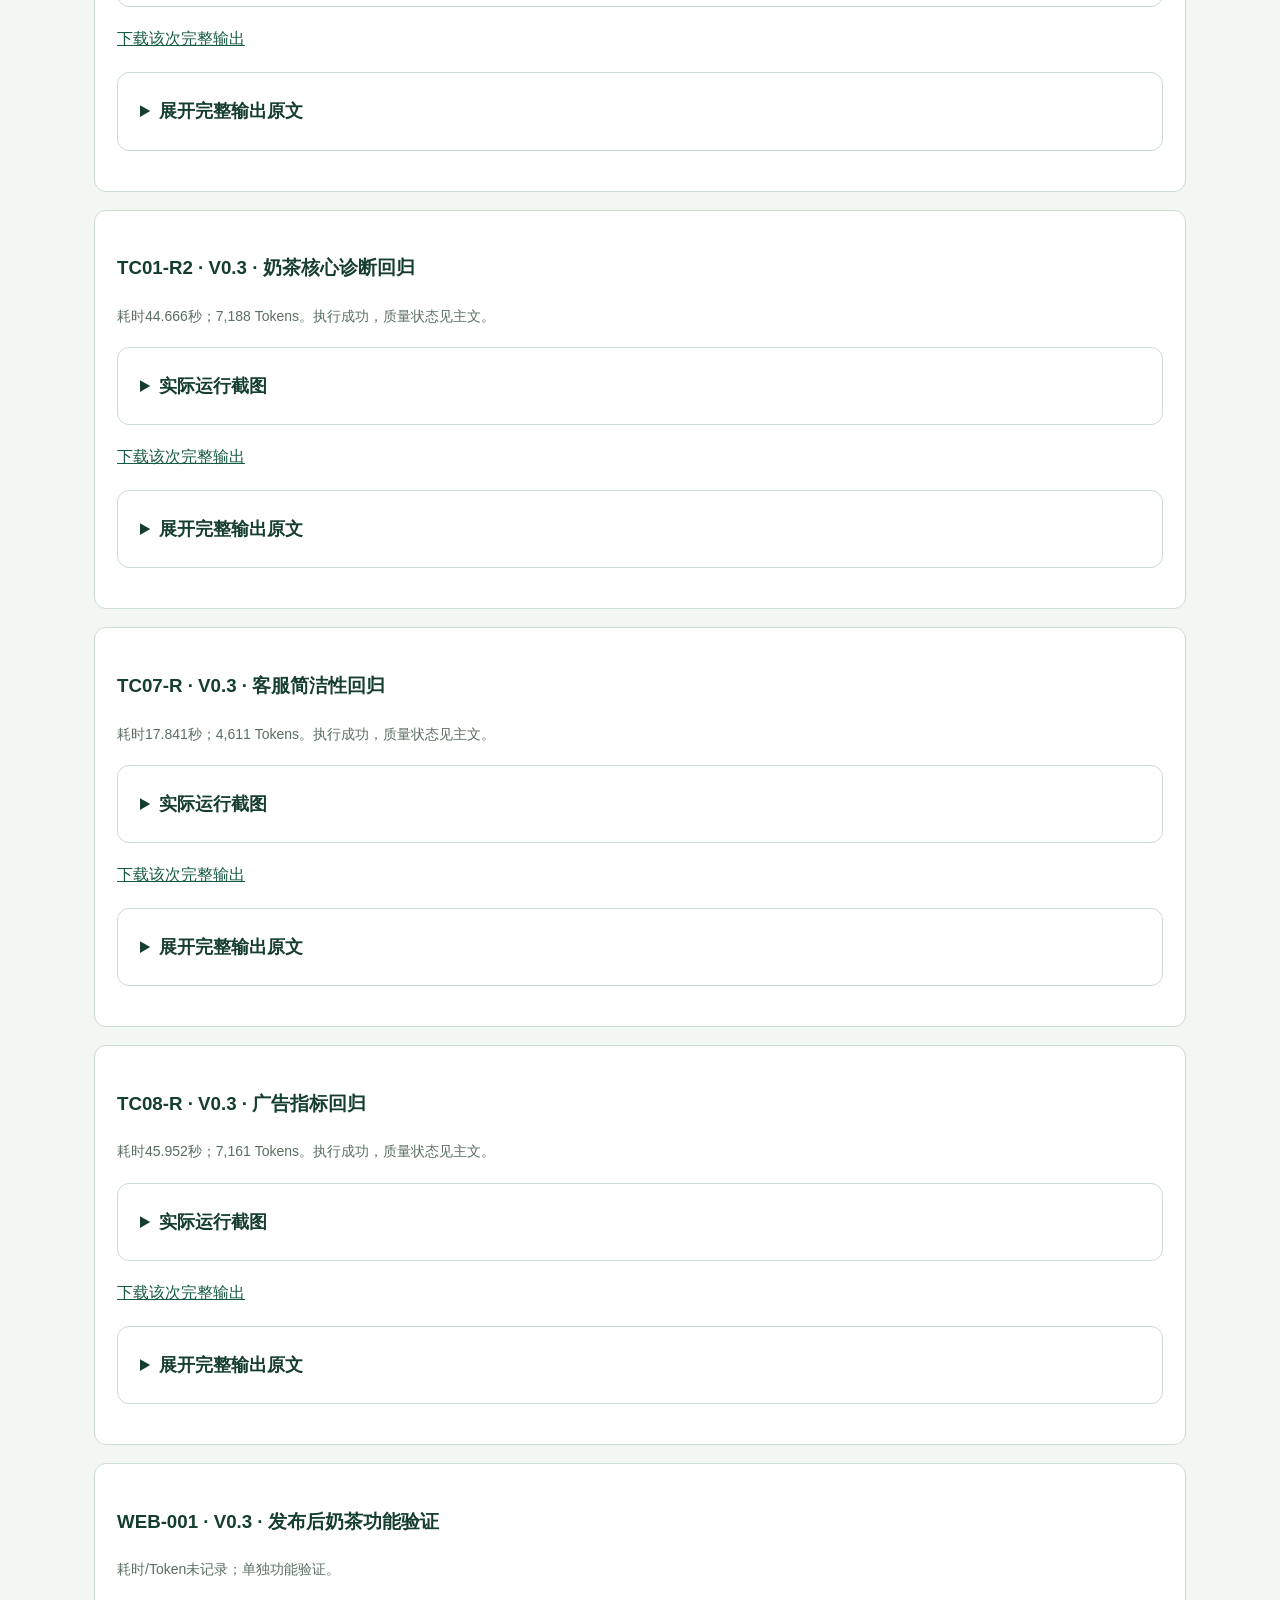
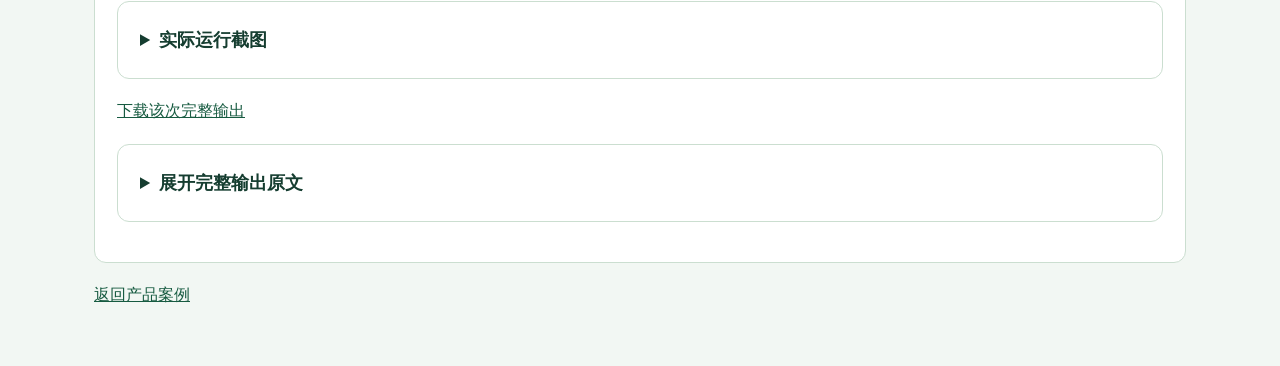
<file: storepilot/evidence.html>
<!doctype html><html lang="zh-CN"><meta charset="utf-8"><meta name="viewport" content="width=device-width,initial-scale=1"><title>StorePilot 证据与完整输出</title><style>*{box-sizing:border-box}body{margin:0;background:#f2f7f3;color:#153d30;font-family:"Microsoft YaHei",sans-serif;font-size:16px;line-height:1.8}main{max-width:1140px;margin:auto;padding:40px 24px}a{color:#175b41}h1{font-size:38px;line-height:1.3}h2{margin-top:40px}p{max-width:950px}.note,details,.entry{background:white;border:1px solid #cbded0;border-radius:12px;padding:22px;margin:18px 0}.warn{border-left:5px solid #b78c30;background:#fffcf2}summary{font-size:18px;font-weight:700;cursor:pointer}pre{white-space:pre-wrap;overflow-wrap:anywhere;font-family:inherit;font-size:15px;line-height:1.9;color:#243b30}table{width:100%;border-collapse:collapse;background:white}td,th{border-bottom:1px solid #d2dfd4;text-align:left;padding:10px}img{max-width:100%;height:auto;display:block;margin:16px auto}.shot{max-height:750px;width:auto}.meta{font-size:14px;color:#5a6f61}.table-wrap{overflow-x:auto}@media(max-width:600px){h1{font-size:30px}main{padding:20px 14px}.entry,details{padding:14px}}</style><main><a href="index.html">返回产品案例</a><h1>证据、运行记录与完整输出</h1><p>StorePilot 店策AI · 2026.11.25 · 从原聊天中恢复的实际材料。全部经营数据为模拟数据。本页为作品集证据附录，不是可调用的产品演示。</p><div class="note"><strong>证据范围</strong><p>12次工作室运行的耗时与Token依据原聊天记录表转录；其中8次运行截图已取回并复核，另4次历史截图本次未能取回。12次实际输出文本均已恢复，并附1次发布后Web App输出。V0.1为工作流JSON输出；V0.2/V0.3为用户粘贴的完整报告及指标。原粘贴格式中的反斜杠/Markdown标记可能保留。</p><p>另取回1张发布菜单与局部画布截图、1张最新Web App截图，共10张。未取回完整四节点画布截图；主文架构图为依据实际节点顺序重绘的示意，最新Web App截图可见四节点成功状态。未把示意图作为原始界面。</p></div><div class="note warn"><strong>残留问题仍未修复</strong><p>最新发布后输出仍包含“若改加料，不计入营销预算但需自评毛利影响”。这是预算边界问题，不能据此判断实际支出必然不超过300元；商家需把加料、补贴等真实增量成本纳入统一上限并确认平台规则。本包保留原输出，不以编辑后建议冒充已修复结果。</p></div><h2>12次工作室运行</h2><p>V0.1 × 1、V0.2 × 8、V0.3 × 3，共74,012 Tokens；12/12执行成功，非质量通过率。单节点测试另计，不纳入本表。</p><p><a href="data/run-log.csv" download>下载运行表CSV</a> · <a href="data/evidence-manifest.json" download>下载证据清单与校验值</a></p><div class="table-wrap"><table><thead><tr><th>编号 / 版本</th><th>场景</th><th>耗时</th><th>Tokens</th><th>证据</th></tr></thead><tbody><tr><td><a href="#E2E-001">E2E-001</a> / V0.1</td><td>奶茶店首次端到端</td><td>65.778s</td><td>8,080</td><td>记录表+原输出；截图未取回</td></tr><tr><td><a href="#TC01-R">TC01-R</a> / V0.2</td><td>奶茶店下单转化</td><td>53.595s</td><td>6,744</td><td>记录表+原输出；截图未取回</td></tr><tr><td><a href="#TC02">TC02</a> / V0.2</td><td>咖啡店获客访问</td><td>74.973s</td><td>6,330</td><td>记录表+原输出；截图未取回</td></tr><tr><td><a href="#TC03">TC03</a> / V0.2</td><td>轻食店核销</td><td>68.642s</td><td>6,807</td><td>记录表+原输出；截图未取回</td></tr><tr><td><a href="#TC04">TC04</a> / V0.2</td><td>新店缺失数据</td><td>46.544s</td><td>4,953</td><td>截图+原输出</td></tr><tr><td><a href="#TC05">TC05</a> / V0.2</td><td>异常数据处理</td><td>34.348s</td><td>4,515</td><td>截图+原输出</td></tr><tr><td><a href="#TC06">TC06</a> / V0.2</td><td>选品与套餐</td><td>44.587s</td><td>5,161</td><td>截图+原输出</td></tr><tr><td><a href="#TC07">TC07</a> / V0.2</td><td>客服规则未知</td><td>47.160s</td><td>5,268</td><td>截图+原输出</td></tr><tr><td><a href="#TC08">TC08</a> / V0.2</td><td>广告收益承诺</td><td>91.716s</td><td>7,194</td><td>截图+原输出</td></tr><tr><td><a href="#TC01-R2">TC01-R2</a> / V0.3</td><td>奶茶核心诊断回归</td><td>44.666s</td><td>7,188</td><td>截图+原输出</td></tr><tr><td><a href="#TC07-R">TC07-R</a> / V0.3</td><td>客服简洁性回归</td><td>17.841s</td><td>4,611</td><td>截图+原输出</td></tr><tr><td><a href="#TC08-R">TC08-R</a> / V0.3</td><td>广告指标回归</td><td>45.952s</td><td>7,161</td><td>截图+原输出</td></tr></tbody></table></div><h2>发布后Web App功能验证（另计）</h2><p>1次，已在用户环境中运行成功；无耗时或Token记录，不计入前述12次统计。外部访客访问、公开可用链接和公开调用成本控制尚未验证。截图标题仍为V0.1，实际Prompt版本为V0.3。</p><a href="assets/evidence/image(20261125-103622).png"><img src="assets/evidence/image(20261125-103622).png" alt="最新发布后Web App实际截图，显示输入字段、四节点成功及诊断输出" class="shot"></a><p class="meta">原始截图：image(20261125-103622).png。点击查看原始分辨率。</p><h2>工作流与发布截图</h2><p>下图仅展示发布菜单与局部工作流，不能作为完整四节点画布截图。</p><a href="assets/evidence/image(20261125-103150).png"><img class="shot" src="assets/evidence/image(20261125-103150).png" alt="Dify发布菜单及局部画布原始截图"></a><h2>11项BUG的真实状态</h2><p>沿用聊天最后一次归档，不将“部分改善”“已改Prompt”或一次回归通过扩大为全面修复。最新Web预算边界问题尚未修复。</p><p><a href="data/bug-log.csv" download>下载BUG记录CSV</a> · <a href="data/scenario-log.json" download>下载8场景记录</a></p><div class="table-wrap"><table><tr><th>编号</th><th>问题</th><th>状态</th><th>验证范围 / 残留</th></tr><tr><td>BUG-001</td><td>将「无需预约、随买随用」等未知规则直接写入营销建议</td><td>部分改善</td><td>V0.3客服仍出现“以门店当日接待为准”、周末不可用模板默认节假日不可用。</td></tr><tr><td>BUG-002</td><td>将核销率下降表述为「说明到店履约体验变差」</td><td>明显改善</td><td>原因假设与事实的分离有所改善；不扩大为全部输出均已解决。</td></tr><tr><td>BUG-003</td><td>未确认平台是否支持商品卡A/B分流，就直接制定实验</td><td>部分改善</td><td>开始采用“若平台支持”等条件表述，实际权限和实验可行性仍需确认。</td></tr><tr><td>BUG-004</td><td>将每组150访问、3pp差异作为胜出标准，缺乏统计依据</td><td>部分改善</td><td>阈值标为探索性，但仍不可仅凭小样本达标判定胜出。</td></tr><tr><td>BUG-005</td><td>Day 5建议额外测试一天，但没有明确额外测试费用如何计入预算</td><td>部分改善</td><td>部分行动的成本、预算解释仍需商家确认。</td></tr><tr><td>BUG-006</td><td>单次运行耗时约66秒，报告过长，影响小店老板使用体验</td><td>部分改善</td><td>同样本单次耗时下降，不能认定稳定提升；完整诊断仍偏长。</td></tr><tr><td>BUG-007</td><td>预算核算存在内部矛盾</td><td>核心案例明显改善</td><td>V0.3奶茶预算表200+50+50=300；最新Web输出仍将免费加料排除营销预算，预算边界尚未完全修复。</td></tr><tr><td>BUG-008</td><td>客户隐私及营销触达风险</td><td>已修改Prompt，未回归</td><td>TC04出现扫码入群/留联后核销；TC03触达客户未充分强调授权。V0.3未重新回归该风险场景。</td></tr><tr><td>BUG-009</td><td>ROI计算口径不够严谨</td><td>本次回归通过</td><td>V0.2将广告订单毛利/广告费用称为ROI；V0.3区分ROAS与净投资回报，但实际成本和归因规则仍需统一。</td></tr><tr><td>BUG-010</td><td>简单问题仍然输出复杂报告</td><td>明显改善</td><td>客服改为模板和确认事项，但仍超过200字目标。</td></tr><tr><td>BUG-011</td><td>经营实验及数据口径仍需加强</td><td>部分改善，仍待验证</td><td>含时段干扰、同批次核销窗口、成本定价、嵌套漏斗前提、量纲、已公示规则和近似归因限制。</td></tr></table></div><h2>逐次运行原始输出</h2><p>展开查看完整文本，也可下载UTF-8文本文件。这里保留历史问题，不代表对全部建议的认可。性能比较均为同样本各版本单次运行，不能证明稳定提速。</p><article class="entry" id="E2E-001"><h3>E2E-001 · V0.1 · 奶茶店首次端到端</h3><p class="meta">耗时65.778秒；8,080 Tokens。执行成功，质量状态见主文。</p><p class="meta">该次历史截图本次未取回，未使用替代截图。</p><p><a href="outputs/E2E-001.txt" download>下载该次完整输出</a></p><details><summary>展开完整输出原文</summary><pre>【V0.1 原始工作流输出】

diagnosis
一句话经营建议
先别加大广告预算，优先排查并修复“访问到下单”的转化问题，再用小预算做一次A/B测试验证有效性。

01 经营意图
- 你的问题：曝光上涨但下单与到店核销下降，是否继续加投广告还是先解决其他环节？
- 涉及环节：选品与套餐设计、投放前诊断、获客内容一致性、交易转化（访问→下单）与核销流程（下单→核销）。

02 看清生意：经营事实
- 数据口径：两期可比（comparable_cohort=true），可据此判断变化。
- 经营量级变化（本期 vs 上期）：
  - 曝光：10000 vs 8000（+25%）
  - 访问：500 vs 400（+25%）
  - 下单：20 vs 40（-50%）
  - 核销：12 vs 32（-62.5%）
- 转化率（本期 vs 上期，百分点变化）：
  - 曝光→访问：5.0% vs 5.0%（±0.0pp，稳定）
  - 访问→下单：4.0% vs 10.0%（-6.0pp，明显下滑）
  - 下单→核销：60.0% vs 80.0%（-20.0pp，下滑）
- 情景估算（单环节恢复到上期、其他不变的测算，非预测）：
  - 若恢复访问→下单转化到10%：估算核销≈30，潜在新增≈18（优先候选环节）
  - 若恢复下单→核销转化到80%：估算核销≈16，潜在新增≈4
- 结论（基于数据的事实）：主要问题集中在“访问→下单”转化骤降，其次为“下单→核销”下滑。优先排查下单转化环节。

03 找到问题：原因假设
1) 套餐/价格与规则吸引力不足或不清晰，导致犹豫不下单
   - 依据：访问稳定增长但下单率从10%降到4%（-6pp），典型的商品页/套餐力不足问题。
   - 仍需证据：现有团购套餐的价格、内容、有效期、是否需预约/限定时段、是否有“到店加价/隐藏门槛”描述。
   - 验证方法：做商品页A/B测试
     - A=现状；B=优化版（明确“无需预约/可随买随用”、突出爆款单杯、总价直观、门店距离/位置、限量/限时标识、学生专享文案）。
     - 将小额流量均分至A/B，对比访问→下单转化率与下单成本。

2) 流量匹配度下降（更多泛流量或非近店人群），兴趣有但不下单
   - 依据：曝光与访问都涨，但下单未涨，可能是地理/人群不匹配造成临门一脚丢失。
   - 仍需证据：访客位置是否在门店3公里内、来访时段是否非营业/高峰、视频是否挂门店定位/大学标签。
   - 验证方法：内容与落地页一致性优化
     - 视频标题加门店定位与“距离××大学步行X分钟”、简介写明营业时间与不需预约。
     - 同时在同一时间段投放，观察近店访客占比与访问→下单转化的提升。

3) 核销流程/现场体验有阻力（需预约、排队久、规则复杂），影响口碑并抑制下单
   - 依据：下单→核销转化率从80%降到60%（-20pp），说明到店履约体验变差或门槛增加。
   - 仍需证据：是否新增预约/限时使用、高峰等待时长、近期差评/退款原因。
   - 验证方法：简化核销并明示
     - 明确“无需预约/高峰取餐指引”；高峰加开取餐口或预制；到店小激励（低成本加料券）促核销；观察核销率回升。

04 做好决策：优先行动建议（按优先级排序）
1) 用A/B测试优化团购商品页与套餐构成（优先修复“访问→下单”）
   - 做法：
     - 版本A=现状；版本B=优化：主推1款学生爆款（单杯直降/免加价）、规则一句话说清（无需预约/随买随用/使用时段）、门店定位/近校区提示、限量/限时标签、主图与视频一致。
     - 视频文案与首评置顶同步关键信息，减少跳出。
   - 原因：数据已定位瓶颈在“访问→下单”；情景估算显示该环节改善的潜在收益最高。
   - 预算/资源：0元制作；印刷小立牌引导核销流程约30元；小额投放见建议2。
   - 验证：对比A/B的访问→下单转化率（目标至少+3个百分点以上的相对提升）；样本量每版≥150访问再判定。
   - 风险提醒：如B版过度降价可能损伤利润；在不了解成本前，优先用“规则清晰、价值呈现”而非大幅让利。

2) 小额、短周期、可控分流的近店引流实验（而非盲目加大广告）
   - 做法：给A/B两个商品卡各投放20元/天，连续3天，总计≈120元；标题加门店定位与大学关键词，确保流量更近店；尽量让A/B处于同一时段获得流量。
   - 原因：需用小预算验证“内容与套餐优化”是否能修复转化，再决定是否扩大投放。
   - 预算：约120元（3天×40元/天，AB均分）。
   - 验证：记录A/B曝光、访问、下单与转化率；如B版优于A版≥3pp，进入第6-7天加速验证。
   - 风险提醒：平台流量有波动，务必同窗对比、同预算；样本不足时不要提前结论。

3) 简化核销流程并设置低成本到店激励（修复“下单→核销”）
   - 做法：
     - 在商品页与店内小立牌明确：无需预约/高峰取餐提示/核销三步走。
     - 高峰期加开取餐口或预制基础茶底，缩短等候。
     - 发放低成本“当次加料券”（如加珍珠/椰果）提升核销体验，控制单份成本≤1元，限量≤50份，总成本≤50元；若成本不可控则取消此项。
   - 原因：本期核销率下降20pp；体验与规则清晰度会直接影响核销与口碑。
   - 预算：线下物料打印≈30元；加料券≤50元。
   - 验证：观察本期核销率相对上周是否上升（目标≥+10pp），并复核退款/差评是否减少。
   - 风险提醒：人手不足时先做“明示与错峰引导”，谨慎承诺时效。

05 七天经营行动计划（总预算≤300元）
- Day 1（诊断与准备，0-30元）
  - 复盘商品页：价格/内容/有效期/是否需预约/使用时段/是否有到店加价；对标附近3家同类团购。
  - 产出B版商品页文案与主图；视频标题与首评同步关键规则、门店定位。
  - 打印店内小立牌与核销流程贴纸（≈30元）。
  - 建立数据表：每日记录曝光、访问、下单、核销。
- Day 2-4（A/B小流量测试，≈120元）
  - 同时挂A/B两版商品卡；各投20元/天，持续3天，共≈120元。
  - 要求：在同一时段获取流量；每晚复盘累计样本。
- Day 3-5（核销体验优化，≤50元）
  - 明示无需预约与高峰取餐指引；高峰加开取餐口或预制。
  - 发放低成本加料券（单份≤1元，≤50份，总≤50元），若成本不清则先不发。
- Day 5（中期评估与决策，0元）
  - 若B版访问→下单≥A版+3pp且样本每版≥150访问，则确定B为胜出版本；否则调整B版（文案/图/主推杯型），再测试一天。
- Day 6-7（加速验证，≈60元）
  - 将全部小额流量投向胜出版本，30元/天×2天≈60元。
  - 视频封面/标题继续强化门店定位与“学生价/无需预约”卖点。
  - 追踪核销率与高峰等候时长；必要时在商品页新增避峰建议。
- 预算合计（上限300元）：
  - A/B引流测试≈120元 + 胜出版加速≈60元 + 线下物料≈30元 + 加料券≤50元 = ≤260元
  - 预留机动≤40元（如某天需补量）。不突破300元上限。

06 验证效果
- 主要观察指标：
  - 访问→下单转化率（核心指标）
  - 下单→核销转化率（次核心）
  - 每日核销量（用于方向性参考，不做收益承诺）
- 比较基线：
  - 与上期转化率对比：访问→下单从4%恢复到≥8%视为通过第一阶段；核销率从60%回升（目标≥70%）。
- 观察周期与样本：
  - A/B测试期内每版累计访问≥150再做判断；不足则延长至达到样本或7天结束。
- 决策门槛与止损：
  - 若B版未能优于A版≥3pp，或总体访问→下单仍&lt;7%且已累计≥300访问，暂停加速投放，回到套餐/文案与规则再优化。
  - 若核销率&lt;65%，优先改流程与明示规则，暂缓价格让利。

07 仍需确认的信息（最多三项）
- 当前主推团购套餐的价格、包含品项/加料、有效期、是否需要预约或限定使用时段。
- 到店核销流程细节：是否新增预约/高峰等待时长/是否支持快速取餐；最近退款或差评的主要原因。
- 短视频落地设置：是否已挂门店定位/大学标签、门店地址是否精准、当前主要访问与下单时段分布。

补充说明
- 本次优先级依据确定性数据：访问→下单转化率较上期下滑6个百分点，且情景估算显示该环节恢复的潜在增益更大；这并不构成因果结论或实际收益承诺。
- 在缺少成本与毛利数据的前提下，本方案避免大幅让利，先用“规则清晰、价值呈现、近店匹配、核销体验”来修复转化，再考虑是否扩大投放。

metrics
{&quot;status&quot;: &quot;ok&quot;, &quot;comparable_cohort&quot;: true, &quot;current&quot;: {&quot;exposure&quot;: 10000, &quot;visits&quot;: 500, &quot;orders&quot;: 20, &quot;redeemed&quot;: 12}, &quot;previous&quot;: {&quot;exposure&quot;: 8000, &quot;visits&quot;: 400, &quot;orders&quot;: 40, &quot;redeemed&quot;: 32}, &quot;volume_changes&quot;: {&quot;exposure&quot;: {&quot;current&quot;: 10000, &quot;previous&quot;: 8000, &quot;growth_pct&quot;: 25.0}, &quot;visits&quot;: {&quot;current&quot;: 500, &quot;previous&quot;: 400, &quot;growth_pct&quot;: 25.0}, &quot;orders&quot;: {&quot;current&quot;: 20, &quot;previous&quot;: 40, &quot;growth_pct&quot;: -50.0}, &quot;redeemed&quot;: {&quot;current&quot;: 12, &quot;previous&quot;: 32, &quot;growth_pct&quot;: -62.5}}, &quot;rates&quot;: {&quot;visit_rate&quot;: {&quot;current_pct&quot;: 5.0, &quot;previous_pct&quot;: 5.0, &quot;change_pp&quot;: 0.0}, &quot;order_rate&quot;: {&quot;current_pct&quot;: 4.0, &quot;previous_pct&quot;: 10.0, &quot;change_pp&quot;: -6.0}, &quot;redeem_rate&quot;: {&quot;current_pct&quot;: 60.0, &quot;previous_pct&quot;: 80.0, &quot;change_pp&quot;: -20.0}}, &quot;scenarios&quot;: [{&quot;stage&quot;: &quot;order_rate&quot;, &quot;estimated_redeemed&quot;: 30.0, &quot;potential_additional_redeemed&quot;: 18.0}, {&quot;stage&quot;: &quot;redeem_rate&quot;, &quot;estimated_redeemed&quot;: 16.0, &quot;potential_additional_redeemed&quot;: 4.0}], &quot;priority_stage&quot;: &quot;order_rate&quot;, &quot;issues&quot;: [], &quot;scenario_note&quot;: &quot;单环节恢复到上期水平、其他条件不变的情景估算，不是因果结论或实际经营收益预测&quot;}</pre></details></article><article class="entry" id="TC01-R"><h3>TC01-R · V0.2 · 奶茶店下单转化</h3><p class="meta">耗时53.595秒；6,744 Tokens。执行成功，质量状态见主文。</p><p class="meta">该次历史截图本次未取回，未使用替代截图。</p><p><a href="outputs/TC01-R.txt" download>下载该次完整输出</a></p><details><summary>展开完整输出原文</summary><pre>TC01的运行记录如图片1所示，输出结果如下：一句话经营建议
先别加大投放。数据表明主要问题出在“访问到下单”环节明显转差，其次是核销率下滑；请优先优化团购页与核销体验，并用不超过300元的小规模实验验证后再考虑扩量。

01 经营意图
- 目标：提升有效到店消费（核销量）
- 涉及环节：选品/团购页优化、交易漏斗（访→单、单→核）、客服与门店核销流程、小规模投放验证

02 看清生意：经营事实
- 数据状态：ok；两期可比
- 量级变化（本期 vs 上期）：曝光1万(+25%)；访问500(+25%)；下单20(-50%)；核销12(-62.5%)
- 转化率：曝→访5%(=)；访→单4%（较10%，-6个百分点）；单→核60%（较80%，-20个百分点）
- 情景估算（单环节恢复、其他不变）：修复访→单≈可多核销18单；修复核销率≈多4单；优先排查：访→单
- 限制：无成本/套餐/归因细节，不能直接判定因果

03 找到问题：原因假设
1) 访→单下滑：团购页/卖点与新流量不匹配或下单链路摩擦增加
- 依据：访问增长而下单腰斩、访→单下降6个百分点
- 需证据：团购页标题/主图/规则是否清晰；近7天评论关键词（价格/限制/口味）；加购/结算中断点
- 验证：做2天“时段对照”更换主图/标题/首图卖点一致性测试；复盘评论与私信异议点并修正文案

2) 流量结构变化：更多非校内/远距离人群，导致下单与核销双降
- 需证据：曝光/访问地域分布、校内占比、视频话题是否扩散到非本地
- 验证：若平台支持，查看地域数据；视频文案补充“到店核销范围/位置”提示并观察访→单是否回升

3) 核销体验问题：规则不清、排队、缺货或时段限制
- 需证据：近期差评/退款原因、现场核销耗时、员工口径一致性
- 验证：1次神秘客走完整核销流程；前台设置指引并监测核销率变化

04 做好决策：优先行动建议（按优先级）
1) 团购页与短视频“同频改造”，先提效访→单
- 做法：统一主卖点与视频承诺；首屏露出门店位置/适用时段/核销要点；若毛利允许，增设一款“低门槛到店体验”SKU并收紧复杂限制（需先确认规则）
- 原因：当前最大缺口在访→单
- 预算：0–50元（素材与页面调整）
- 验证：2天时段对照（9–15点版A；15–21点版B），以访→单为主指标；探索性目标≥6–7%（较4%提升2–3个百分点）
- 风险：过低定价侵蚀毛利；规则不清易致差评

2) 核销保障与门店指引，修复单→核
- 做法：前台放“团购核销三步走”小立牌/贴纸；员工标准话术；若实际支持，设置“到店即享小料/加料券”限量激励，提升到店完成核销（按实际使用记账）
- 预算：物料30–50元；激励上限100–150元（总计不超150元）
- 验证：单→核从60%提升至≥70%；同时记录核销量日均变化
- 风险：激励超发；需明确适用时段/库存，避免纠纷

3) 小规模“近距人群”投放验证，代替盲目加量
- 做法：若平台支持，仅在校区周边小半径做信息流/DOU+限额测试；或改为校内社群口碑帖/到店打卡返照片券等低成本触达
- 预算：投放100元封顶（不支持则为0元社群触达）
- 验证：测试时段访→单需不低于门店自然流量版且≥+2个百分点；否则立即停止
- 风险：平台定向能力受限；时段对照存在干扰

05 七天经营行动计划（≤300元）
- D1：数据复盘与页面体检；梳理员工话术；制作核销指引（预算30–50）
- D2–D3：团购页主图/标题时段对照测试；同步视频文案补充到店范围与位置（0–50）
- D3：上线核销指引与员工演练；启动核销激励（备用上限150，按用量扣减）
- D4–D5：小规模近距投放验证（若可用，每天50，共100）；或改社群触达（0元）
- D6：根据数据收敛为胜出版本；停无效投放；继续核销激励（不超上限）
- D7：复盘7天数据并决定下周策略
- 预算合计上限：物料50 + 激励≤150 + 投放≤100 = ≤300元

06 验证效果
- 观察指标与基线（以本期7天为基线）：访→单4%，单→核60%，核销量12
- 判定规则（探索性参考）：
  - 团购页改造2天内，访→单较基线提升≥+2个百分点则保留；否则回滚
  - 核销指引+激励3天内，单→核≥70%且无投诉增加则保留；否则下调/取消激励
  - 小规模投放若访→单不高于自然版且差异≤1个百分点，立即停止
- 观察周期：每天记录，7天统一复盘；情景估算非收益承诺

07 仍需确认的信息
- 现行团购套餐结构、适用时段/限制与毛利下限（以便设定“低门槛体验”和激励强度）
- 可用的平台工具：地理定向、商品A/B、数据面板可见的地域/来源
- 门店营业时间、峰谷时段与常见缺货品项（用于指引与员工话术）

自检要点：以上使用了给定的确定性数据与情景估算；将成因表述为“假设、需验证”；预算不超300元；未承诺具体新增收益；每项行动均可执行与可验证。
{&quot;status&quot;: &quot;ok&quot;, &quot;comparable_cohort&quot;: true, &quot;current&quot;: {&quot;exposure&quot;: 10000, &quot;visits&quot;: 500, &quot;orders&quot;: 20, &quot;redeemed&quot;: 12}, &quot;previous&quot;: {&quot;exposure&quot;: 8000, &quot;visits&quot;: 400, &quot;orders&quot;: 40, &quot;redeemed&quot;: 32}, &quot;volume_changes&quot;: {&quot;exposure&quot;: {&quot;current&quot;: 10000, &quot;previous&quot;: 8000, &quot;growth_pct&quot;: 25.0}, &quot;visits&quot;: {&quot;current&quot;: 500, &quot;previous&quot;: 400, &quot;growth_pct&quot;: 25.0}, &quot;orders&quot;: {&quot;current&quot;: 20, &quot;previous&quot;: 40, &quot;growth_pct&quot;: -50.0}, &quot;redeemed&quot;: {&quot;current&quot;: 12, &quot;previous&quot;: 32, &quot;growth_pct&quot;: -62.5}}, &quot;rates&quot;: {&quot;visit_rate&quot;: {&quot;current_pct&quot;: 5.0, &quot;previous_pct&quot;: 5.0, &quot;change_pp&quot;: 0.0}, &quot;order_rate&quot;: {&quot;current_pct&quot;: 4.0, &quot;previous_pct&quot;: 10.0, &quot;change_pp&quot;: -6.0}, &quot;redeem_rate&quot;: {&quot;current_pct&quot;: 60.0, &quot;previous_pct&quot;: 80.0, &quot;change_pp&quot;: -20.0}}, &quot;scenarios&quot;: [{&quot;stage&quot;: &quot;order_rate&quot;, &quot;estimated_redeemed&quot;: 30.0, &quot;potential_additional_redeemed&quot;: 18.0}, {&quot;stage&quot;: &quot;redeem_rate&quot;, &quot;estimated_redeemed&quot;: 16.0, &quot;potential_additional_redeemed&quot;: 4.0}], &quot;priority_stage&quot;: &quot;order_rate&quot;, &quot;issues&quot;: [], &quot;scenario_note&quot;: &quot;单环节恢复到上期水平、其他条件不变的情景估算，不是因果结论或实际经营收益预测&quot;}</pre></details></article><article class="entry" id="TC02"><h3>TC02 · V0.2 · 咖啡店获客访问</h3><p class="meta">耗时74.973秒；6,330 Tokens。执行成功，质量状态见主文。</p><p class="meta">该次历史截图本次未取回，未使用替代截图。</p><p><a href="outputs/TC02.txt" download>下载该次完整输出</a></p><details><summary>展开完整输出原文</summary><pre>TC02的运行记录如图片2所示，输出结果如下：一句话经营建议
当前瓶颈在“曝光到访问”，请先优化短视频前3秒与到店动机、修复门店信息链路，并用≤200元做小规模本地化A/B测试；以访问率回升为核心验证指标。

01 经营意图
- 目标：提升短视频带来的商品访问与到店核销
- 涉及环节：选品与优惠呈现、短视频内容与分发、到店转化路径（曝光→访问）

02 看清生意：经营事实
- 曝光：1万（持平）
- 访问：200 vs 500（-60%）
- 下单：20 vs 50（-60%）
- 核销：16 vs 40（-60%）
- 转化率：曝光→访问 2% vs 5%（-3个百分点）；访问→下单 10%（持平）；下单→核销 80%（持平）
- 情景估算：若访问率恢复到5%，估算核销≈40，潜在新增≈24（情景估算，非收益承诺）

03 找到问题：原因假设
1) 创意前3秒与CTA弱，点击意愿下降
- 依据：访问率从5%降至2%，后续转化率正常，更像上游问题
- 需证据：视频点击/完播、评论咨询量
- 验证：两版创意分时对照，观察访问率与评论提问变化

2) 触达人群不够本地化
- 依据：到店消费下降与访问同步，疑似地理不匹配
- 需证据：评论/私信是否多为外地、同城曝光占比（若可见）
- 验证：标题/话题加地标，同城标签；若平台支持本地加热，设小半径测试，观察访问率

3) 跳转与门店信息链路不清
- 依据：访问意愿可能被“地址/营业时间不清、路径繁琐”劝退
- 需证据：自测从视频到商品页/导航耗时与错误率、用户问“地址在哪”的占比
- 验证：修正信息后对比访问率与相关私信占比

04 做好决策：优先行动建议
1) 重做两版短视频强化到店动机（优先级高）
- 做法：封面+前3秒展示门脸/招牌饮品+明确地标；文案含“就近/步行×分钟”（确认后再标注）；置顶评论引导“点我看地址/领券”（若实际支持）
- 原因：直接提升曝光→访问
- 预算：制作0元；加热测试100元（若支持），两版各50元
- 验证：3天内访问率提高≥1个百分点；评论询问地址量上升
- 风险：样本小波动大；投放可能引入非本地人群

2) 全链路体检与信息优化（零成本高回报）
- 做法：自测视频→主页/商品卡→导航/电话；补齐地址、营业时间、到店流程与优惠说明（确认后再标注）；首屏放价位区间
- 原因：消除信息摩擦
- 预算：0元
- 验证：修正后24–48小时访问率、私信中“地址/营业时间”占比下降

3) 本地触达与时段优化（配合小预算）
- 做法：在7:30–9:00、12:00、17:30–20:00发；同城/地标话题；若支持本地加热，2km内定向
- 原因：贴合通勤与餐饮决策窗口
- 预算：100元（若支持）
- 验证：同城来源占比（若可见）与访问率对比非加热时段
- 风险：地理定向能力受限；高峰竞争导致成本波动

05 七天经营行动计划（预算≤200元）
- D1：全链路体检与信息修正；确定两版脚本与地标元素（0元）
- D2：拍摄并发布版A；若支持加热，启动50元/3天
- D3：发布版B；若支持加热50元/3天；两版分时同档期
- D4：复盘前3天访问率与评论；保留胜者
- D5：优化胜者封面与标题；同城话题深度运用（0元）
- D6：若支持，对胜者在2km内追加100元/2天；不支持则多频次自然分发
- D7：复盘全周数据，决定延续或更换创意方向
- 观察指标：访问率、访问量、核销量、评论中“地址/营业时间”占比

06 验证效果
- 基线：当前访问率2%（上期5%作长期参考）
- 判定：3天内访问率较基线提升≥1百分点，且下游转化率不变差，视为有效方向
- 观察周期：发布后72小时为一轮；两轮无改进（累计≥6天）则停止该方向
- 说明：情景估算仅为“恢复到上期水平、其他不变”的推演，非实际收益承诺

07 仍需确认的信息
- 你是否具备短视频加热/同城投放与地理半径设置能力？
- 商品卡/主页是否可清晰展示地址、营业时间、导航、优惠/领券入口？当前优惠规则为何？
- 门店可承接的高峰时段与希望主推的饮品/价位段（以便脚本与时段更贴合）
{&quot;status&quot;: &quot;ok&quot;, &quot;comparable_cohort&quot;: true, &quot;current&quot;: {&quot;exposure&quot;: 10000, &quot;visits&quot;: 200, &quot;orders&quot;: 20, &quot;redeemed&quot;: 16}, &quot;previous&quot;: {&quot;exposure&quot;: 10000, &quot;visits&quot;: 500, &quot;orders&quot;: 50, &quot;redeemed&quot;: 40}, &quot;volume_changes&quot;: {&quot;exposure&quot;: {&quot;current&quot;: 10000, &quot;previous&quot;: 10000, &quot;growth_pct&quot;: 0.0}, &quot;visits&quot;: {&quot;current&quot;: 200, &quot;previous&quot;: 500, &quot;growth_pct&quot;: -60.0}, &quot;orders&quot;: {&quot;current&quot;: 20, &quot;previous&quot;: 50, &quot;growth_pct&quot;: -60.0}, &quot;redeemed&quot;: {&quot;current&quot;: 16, &quot;previous&quot;: 40, &quot;growth_pct&quot;: -60.0}}, &quot;rates&quot;: {&quot;visit_rate&quot;: {&quot;current_pct&quot;: 2.0, &quot;previous_pct&quot;: 5.0, &quot;change_pp&quot;: -3.0}, &quot;order_rate&quot;: {&quot;current_pct&quot;: 10.0, &quot;previous_pct&quot;: 10.0, &quot;change_pp&quot;: 0.0}, &quot;redeem_rate&quot;: {&quot;current_pct&quot;: 80.0, &quot;previous_pct&quot;: 80.0, &quot;change_pp&quot;: 0.0}}, &quot;scenarios&quot;: [{&quot;stage&quot;: &quot;visit_rate&quot;, &quot;estimated_redeemed&quot;: 40.0, &quot;potential_additional_redeemed&quot;: 24.0}], &quot;priority_stage&quot;: &quot;visit_rate&quot;, &quot;issues&quot;: [], &quot;scenario_note&quot;: &quot;单环节恢复到上期水平、其他条件不变的情景估算，不是因果结论或实际经营收益预测&quot;}</pre></details></article><article class="entry" id="TC03"><h3>TC03 · V0.2 · 轻食店核销</h3><p class="meta">耗时68.642秒；6,807 Tokens。执行成功，质量状态见主文。</p><p class="meta">该次历史截图本次未取回，未使用替代截图。</p><p><a href="outputs/TC03.txt" download>下载该次完整输出</a></p><details><summary>展开完整输出原文</summary><pre>TC03的运行记录如图片3所示，输出结果如下：一句话经营建议
订单量稳定但“下单→核销”环节骤降，先核对核销规则与门店接待，再做小额用户召回对照测试，预算控制在200元内，优先用“无补贴提醒”恢复核销。

01 经营意图
- 问题：订单未降、核销量大幅下滑，定位“下单到核销”转化问题。
- 环节：交易（核销转化）、客服（规则与引导）、门店服务（到店接待）。

02 看清生意：经营事实
- 本期 vs 上期（口径可比）：
  - 曝光/访问/下单：8000/400/40 → 与上期持平
  - 核销量：12（上期32），下降62.5%
  - 核销率：30%（上期80%），下降50个百分点
- 情景估算：若仅恢复核销率到上期水平，估算可多核销约20单（单环节、其他不变的测算，非实际承诺）。
- 优先排查环节：redeem_rate（下单到核销）

03 找到问题：原因假设
1) 规则/有效期/预约门槛变动，导致到店受限或过期未用
   - 迹象：订单相同但核销骤降，常见由规则变化触发
   - 需证据：券有效期与不可用时段、是否新增预约/节假日限制、退款/改约记录、用户咨询
   - 验证：核对平台规则变更；统计未核销订单的到期分布；抽样10-20单联系了解未到店原因

2) 门店接待或体验瓶颈（高峰排队、临时歇业/缩短时段、出餐慢、导航不清）
   - 需证据：小时级核销时间分布、营业日志/临时停业记录、差评/咨询中的“排队/找不到店”
   - 验证：高峰2小时现场观察或录像；试行高峰“优先核销/专人引导”，看核销率是否回升

3) 信息传达不足（下单后不清楚核销流程、地址/营业时间/预约方式）
   - 需证据：详情页与自动消息是否包含“地址导航、营业时间与最后接待、是否需预约、有效期与不可用日、核销步骤”
   - 验证：更新文案与到店指引，做分时对照，比较48小时内核销率变化

04 做好决策：优先行动建议
1) 立即修正“核销四要素”并简化流程（优先级高）
   - 做法：在团购页与下单后消息明确地址导航、营业时间与最后接待、预约要求（若有）、有效期与不可用日、核销步骤；门店张贴“到店先核销”提示，员工到店即询问“是否团购”
   - 原因：降低到店与核销操作成本
   - 预算：文案修改0元；店内A4提示2张≈10元
   - 验证：上线后3天内，按下单批次比较48小时核销率较上线前3天提升≥10个百分点；观察相关咨询量是否下降
   - 风险：信息必须与实际规则一致

2) 召回未核销用户小实验：无补贴为主，补贴做对照（优先级中）
   - 做法：筛选近7天未核销用户发送一次提醒（到期时间+导航+高峰提示）；若可分组，A=仅提醒，B=提醒+小赠品（到店后领取）
   - 预算上限：短信/站内信≤20元；赠品测试20份，每份≤5元，共≤100元；合计≤120元
   - 验证：发送后48小时，B组核销率相对A组提升≥10个百分点再继续补贴，否则仅保留提醒
   - 风险：设置“核销后领取、数量有限”，防止被集中薅

3) 高峰接待优化试运行（优先级中）
   - 做法：高峰2小时安排专人优先核销，目标≤1分钟完成；若可行，试加开“晚间核销窗口”30分钟1-2天（需确认后再执行）
   - 预算：临时加班/调班≤60元；与第2项合计不超过200元
   - 验证：试运行日高峰时段核销/订单较对照日提升；差评与退款不升高
   - 风险：人手不足时先做流程优化，不盲目延时

05 七天经营行动计划
- D1：导出订单明细（下单/核销/到期/退款/预约/渠道/咨询），核对规则变更，建立基线：当前核销率30%、48小时核销率（计算后记录）
- D2：完成并上线文案与下单后消息；门店张贴提示
- D3-D4：对未核销用户发送召回；分时或分组做“仅提醒 vs 提醒+赠品”；记录成本
- D5：阶段复盘；若赠品组优势≥10个百分点，保留；否则停补贴
- D6：高峰接待试运行；记录时段核销率与等待时长
- D7：综合复盘，确定下周常态化做法与是否追加召回

06 验证效果
- 观察指标：核销率（redeemed/orders）、48小时核销率、退款率、关于“核销/预约/找店”的咨询与差评占比
- 基线与比较：以当前核销率30%及上线前3天为对照；实验用A/B或分时对照
- 周期：行动后48小时短评估，7天汇总复盘
- 调整/停止：若总支出达200元仍未见核销率提升≥10个百分点，停止付费措施，仅保留无补贴提醒与流程优化

07 仍需确认的信息
1) 团购券有效期/不可用时段/是否需预约，近期是否有规则或营业时间变动
2) 可用工具与权限：能否导出未核销用户、是否可发送站内信/短信（单价）、是否支持加赠
3) 本周是否出现临时闭店/设备故障/人手短缺等可能影响到店核销的事件

自检提示：以上分析严格基于给定数据；“恢复可多核销约20单”为情景估算，非因果结论与非收益承诺；总预算≤200元，并给出可执行与可验证的步骤。
{&quot;status&quot;: &quot;ok&quot;, &quot;comparable_cohort&quot;: true, &quot;current&quot;: {&quot;exposure&quot;: 8000, &quot;visits&quot;: 400, &quot;orders&quot;: 40, &quot;redeemed&quot;: 12}, &quot;previous&quot;: {&quot;exposure&quot;: 8000, &quot;visits&quot;: 400, &quot;orders&quot;: 40, &quot;redeemed&quot;: 32}, &quot;volume_changes&quot;: {&quot;exposure&quot;: {&quot;current&quot;: 8000, &quot;previous&quot;: 8000, &quot;growth_pct&quot;: 0.0}, &quot;visits&quot;: {&quot;current&quot;: 400, &quot;previous&quot;: 400, &quot;growth_pct&quot;: 0.0}, &quot;orders&quot;: {&quot;current&quot;: 40, &quot;previous&quot;: 40, &quot;growth_pct&quot;: 0.0}, &quot;redeemed&quot;: {&quot;current&quot;: 12, &quot;previous&quot;: 32, &quot;growth_pct&quot;: -62.5}}, &quot;rates&quot;: {&quot;visit_rate&quot;: {&quot;current_pct&quot;: 5.0, &quot;previous_pct&quot;: 5.0, &quot;change_pp&quot;: 0.0}, &quot;order_rate&quot;: {&quot;current_pct&quot;: 10.0, &quot;previous_pct&quot;: 10.0, &quot;change_pp&quot;: 0.0}, &quot;redeem_rate&quot;: {&quot;current_pct&quot;: 30.0, &quot;previous_pct&quot;: 80.0, &quot;change_pp&quot;: -50.0}}, &quot;scenarios&quot;: [{&quot;stage&quot;: &quot;redeem_rate&quot;, &quot;estimated_redeemed&quot;: 32.0, &quot;potential_additional_redeemed&quot;: 20.0}], &quot;priority_stage&quot;: &quot;redeem_rate&quot;, &quot;issues&quot;: [], &quot;scenario_note&quot;: &quot;单环节恢复到上期水平、其他条件不变的情景估算，不是因果结论或实际经营收益预测&quot;}</pre></details></article><article class="entry" id="TC04"><h3>TC04 · V0.2 · 新店缺失数据</h3><p class="meta">耗时46.544秒；4,953 Tokens。执行成功，质量状态见主文。</p><details><summary>实际运行截图</summary><a href="assets/evidence/image(20261125-091118).png"><img src="assets/evidence/image(20261125-091118).png" alt="TC04实际运行截图" class="shot" loading="lazy"></a></details><p><a href="outputs/TC04.txt" download>下载该次完整输出</a></p><details><summary>展开完整输出原文</summary><pre>TC04的运行记录如图片4所示，输出结果如下：一句话经营建议
用200元内做“门前试吃+9.9体验券+扫码入群”的小规模拉新实验，7天内拿到首批可触达顾客并验证最有效的获客方式。

01 经营意图
低成本获客与首单转化，涉及环节：选品与定价、获客触达、客服话术、到店核销。

02 看清生意：经营事实
- 数据状态：missing（无历史数据，暂不做定量诊断）
- 建议立即建立基础指标：发券量、加群人数、到店人数、首单核销量、每到店成本（花费/到店）、简单满意度。

03 找到问题：原因假设
1) 门店可见度不足
- 依据：新店无口碑，路过客不知情
- 需证据：高峰时段路过量与进店率
- 验证：门口海报+试吃/仅海报分时对照，看进店变化
2) 缺少首单动机
- 依据：新店信任成本高
- 需证据：看到活动后加群与核销转化
- 验证：设置9.9体验券，观察发券→核销率
3) 进店后犹豫
- 依据：选择困难或等待感知
- 需证据：进店未下单原因
- 验证：收银台“热卖推荐牌+限量体验”分时上/下线观察下单率

04 做好决策：优先行动建议
1) 设计引流体验
- 做法：设“9.9体验券”（如2款小面包小份）或“试吃+首单直减”，每人限1次；建议需扫码入群/留联后核销；若不支持电子券，用手工登记
- 资源/预算：试吃小块+体验补贴≤100元（7天）
- 验证：发券→到店核销率、到店成本
- 风险：低价客占比高；限量/限次控制成本
2) 社区触达与现场转化
- 做法：门口手写海报（新店福利，确认后再标注规则）、中午/傍晚1小时店前试吃；A4二维码张贴，附近邻里群/熟客转发
- 预算：A4打印与小物料约10元
- 验证：分时段记录进店数与加群数
- 风险：遵守物业与卫生要求
3) 建群沉淀与客服话术
- 做法：若常用工具支持建群，设置欢迎语与新人礼；标准话术：问候—介绍体验—取餐/预约说明（以实际规则为准）
- 预算：群内小红包/小奖品约30元
- 验证：加群→二次到店占比、满意度
- 风险：话术不一致影响体验，先写简短脚本

05 七天经营行动计划
- D1：确定引流款与成本上限，制作二维码、海报；建数据表（发券/加群/到店/核销）
- D2：小规模试吃演练与话术；打印海报
- D3-D5：中午/傍晚分时测试（D3海报+试吃；D4仅海报；D5海报+体验券无试吃），每日复盘
- D6：根据数据优化价格与话术；复试最佳方案
- D7：复盘并决定下周策略（保留/放大/更换）
预算合计：≤200元（试吃与补贴≤100；打印10；群互动30；机动60）

06 验证效果
- 观察指标：加群人数、到店人数、核销量、到店成本（总花费/到店）
- 比较基线：D3-D5分时对照；样本有限，仅作探索参考
- 周期：连续7天
- 调整/停止：若加群成本&gt;4-5元或到店成本&gt;10-12元持续两天，缩减试吃，保留体验券；若核销率&lt;20%，改套餐内容或话术再测

07 仍需确认的信息
- 招牌产品与单份食材成本（便于设定体验价与补贴上限）
- 周边人流高峰时段与是否允许门前试吃/地推
- 是否支持加群/电子券核销；如无，确认纸质登记与核销流程

自检：未使用缺失数据做定量结论；预算≤200元；提供可执行与可验证步骤；未承诺收益，仅给出探索阈值。
{&quot;status&quot;: &quot;missing&quot;, &quot;issues&quot;: [&quot;未提供经营数据，仅支持定性经营建议&quot;]}</pre></details></article><article class="entry" id="TC05"><h3>TC05 · V0.2 · 异常数据处理</h3><p class="meta">耗时34.348秒；4,515 Tokens。执行成功，质量状态见主文。</p><details><summary>实际运行截图</summary><a href="assets/evidence/image(20261125-091352).png"><img src="assets/evidence/image(20261125-091352).png" alt="TC05实际运行截图" class="shot" loading="lazy"></a></details><p><a href="outputs/TC05.txt" download>下载该次完整输出</a></p><details><summary>展开完整输出原文</summary><pre>TC05的运行记录如图片5所示，输出结果如下：一句话经营建议
先暂停基于本次报表的经营结论，优先核对并统一漏斗口径（确保orders≤visits、redeemed≤orders），再用修正后的“核销量与客单价”评估近期经营健康度。

01 经营意图
- 目标：诊断近期经营问题
- 环节：交易漏斗（曝光-访问-下单-核销），数据口径核对

02 看清生意：经营事实
- 数据状态：invalid（存在口径异常）
- 异常：orders(300) &gt; visits(200)，请核对统计口径
- 当前期：曝光 10000；访问 200；下单 300；核销 100
- 上期：缺失
- 限制：在修复前，不能做定量诊断、不能比较环节优先级或增长变化

03 找到问题：原因假设
1) 统计口径不一致（值得优先排查）
- 可能：orders含POS/电话单或历史回流单，而visits只计线上会话
- 证据：各指标定义、是否去重、是否跨平台合并
- 验证：输出分来源报表（线上/线下/平台），核对同一时间窗，确认是否包含未支付/取消
2) 周期或时间窗错配
- 可能：visits为当日，orders为近7天累计
- 证据：每项指标的起止时间
- 验证：用同一自然日/周重算，检查单日漏斗单调性
3) 去重规则与异常数据
- 可能：重复下单、测试单、取消/退款仍计入orders；机器人流量影响visits
- 证据：订单明细（状态、用户ID、创建与核销时间）
- 验证：剔除取消/退款/测试单、按用户ID和会话去重后复算

04 做好决策：优先行动建议
1) 建立“漏斗口径表”并重算（优先级高）
- 做法：明确每一环节的时间窗、是否去重、是否含取消/未支付；按来源拆分线下/线上；确保orders≤visits、redeemed≤orders
- 资源：导出近7日明细（访问日志、订单、核销/小票）
- 验证：复算后漏斗单调、分来源数据可对齐
- 风险：多平台合并易重复计数，需统一用户与订单ID映射
2) 建立“核销为先”的健康度监控（不依赖上游埋点）
- 做法：每日记录核销量、客单价、品项Top5、取消/退款率
- 原因：餐饮最终经营由核销与客单价直接反映
- 资源：POS/核销台账
- 验证：7天数据完整率≥95%，能解释波动原因
3) 小样本回溯核对
- 做法：抽样100笔订单，人工匹配访问来源、下单状态与是否核销
- 原因：快速定位最大误差点（来源合并/取消口径）
- 验证：样本误差率&lt;5%；若&gt;5%优先修正该环节

05 七天经营行动计划
- D1：梳理口径定义与时间窗；列出数据来源与字段清单（预算：内部时间）
- D2：清洗近7日数据（去取消/测试/重复），分来源重算漏斗
- D3：完成一致性校验（单日单调性、分来源对齐）
- D4：上线“核销-客单价-取消率”日报模版
- D5：抽样100单回溯核对并修正规则
- D6：复算一周指标，记录新基线
- D7：复盘：确认是否可进入转化瓶颈诊断与小规模实验

06 验证效果
- 观察指标：漏斗一致性（orders≤visits、redeemed≤orders）、数据完整率、样本误差率、核销量与客单价的日均稳定性
- 比较基线：修正前后同口径一周均值
- 观察周期：7天；若仍不一致，继续暂停基于该数据的营销/投放决策

07 仍需确认的信息
- 订单是否含未支付、取消/退款单；核销是否以小票或码核销为准
- 各指标的起止时间与是否去重（按用户、设备、会话）
- 是否合并了多平台（到店、自有小程序、外卖），以及ID映射与去重方式

说明：在数据修复前，不进行定量瓶颈排序或增长承诺；修复后再基于核销量与转化数据制定营销与产品动作。
{&quot;status&quot;: &quot;invalid&quot;, &quot;issues&quot;: [&quot;current: orders大于visits，请核对漏斗统计口径&quot;], &quot;current&quot;: {&quot;exposure&quot;: 10000, &quot;visits&quot;: 200, &quot;orders&quot;: 300, &quot;redeemed&quot;: 100}, &quot;previous&quot;: {&quot;exposure&quot;: null, &quot;visits&quot;: null, &quot;orders&quot;: null, &quot;redeemed&quot;: null}}</pre></details></article><article class="entry" id="TC06"><h3>TC06 · V0.2 · 选品与套餐</h3><p class="meta">耗时44.587秒；5,161 Tokens。执行成功，质量状态见主文。</p><details><summary>实际运行截图</summary><a href="assets/evidence/image(20261125-091604).png"><img src="assets/evidence/image(20261125-091604).png" alt="TC06实际运行截图" class="shot" loading="lazy"></a></details><p><a href="outputs/TC06.txt" download>下载该次完整输出</a></p><details><summary>展开完整输出原文</summary><pre>TC06的运行记录如图片6所示，输出结果如下：一句话经营建议
先各做一款分人群的“1杯咖啡+1份轻食”套餐：学生用“学习续航包”、上班族用“通勤快享包”，以高峰时段陈列；定价以门店单点合计的约90%–95%为参考且不低于主力单品毛利，先做7天小规模测试再优化。

01 经营意图
- 选品与套餐设计：面向学生与上班族两类客群，提升点单效率与性价比感知。
- 获客与交易：通过套餐降低决策成本，带动加购与客单。

02 看清生意：经营事实
- 数据状态：未提供经营数据，当前仅能给出定性建议，无法做定量诊断与收益承诺。
- 场景要点：大学+写字楼商圈，高峰可能集中在工作/上课前与午后。

03 找到问题：原因假设
1) 学生更看重性价比与续航感，成单常见为“大杯咖啡+饱腹小食”。
- 需验证：学生高峰时段、常点搭配、对甜度/加浓偏好。
- 验证法：收银口头小问卷+POS快捷标签统计7天。
2) 上班族更看重出杯速度与稳定口味。
- 需验证：早高峰热门单品、3分钟内可出餐的点心清单。
- 验证法：记录早高峰出杯时长与缺货率。
3) 套餐能否保障毛利与备餐效率。
- 需验证：原料成本、目标毛利、现有备餐能力。
- 验证法：逐项测算单杯/单件成本与出餐时长。

04 做好决策：优先行动建议
优先级1｜上新两款基础套餐（无广告投放）
- 学习续航包（学生）
  - 组成：大杯美式/拿铁/冷萃（三选一）+ 贝果/三明治/曲奇（选一）。
  - 使用场景：午后/晚间学习。
  - 定价规则：套餐价≤同品单点合计的90%–95%（建议），且不低于门店主力单品毛利率（请先核算成本）。
  - 可选项：若实际支持，可提供“加1份浓缩/糖浆”加价升级。
- 通勤快享包（上班族）
  - 组成：中杯美式/拿铁（选一）+ 可颂/蛋挞/吐司（选一，需3分钟内可出）。
  - 使用场景：工作日前30–90分钟。
  - 定价规则：同上。
- 资源：菜单新增两张套餐卡片；门口小立牌/吧台A4竖卡；外卖端若支持，新增同名套餐卡。
- 验证：记录7天套餐销量与订单占比、出杯时长；收集顾客口头反馈关键词。
- 风险：若备餐慢导致排队变长，先减少组合到“2选1”并预烘焙/预切。

优先级2｜分时陈列与快捷点单
- 做法：在早高峰仅露出“通勤快享包”，午后/晚间聚焦“学习续航包”；POS设置套餐快捷键。
- 原因：减少选择成本，提高出杯效率。
- 验证：分时对照（有/无套餐露出）比较订单含套餐占比与队伍长度。

优先级3｜口味锚点与命名优化
- 做法：命名与文案突出场景价值（示例）：
  - 学习续航包：久坐学习也精神在线
  - 通勤快享包：3分钟拿走不迟到
- 若平台支持，再补充“热/冰可选”“可加一份浓缩”等说明。
- 验证：看首单转化与复购评语中的关键词命中率。

05 七天经营行动计划
- D1：确认两款套餐具体品项、出杯流程与成本，校验套餐价不低于既有毛利基线。
- D2：制作A4竖卡/电子菜单，POS建键；早晚高峰开始上新。
- D3：统计高峰时段出杯时长与缺货；若&gt;3分钟，缩短食物选择至1种。
- D4：微调文案与默认选项（如默认拿铁），减少决策时间。
- D5：针对反馈调整甜度/加浓为可选项（若可行）。
- D6–D7：持续记录销量、占比、客诉与排队时长，准备一周复盘。

06 验证效果
- 观察指标：套餐销量与订单占比；平均出杯时长；客单价变化（与同档单点对比）；顾客反馈关键词。
- 基线：上新前连续3天记录“同类单点组合”的合计销量与出杯时长；或做分时对照（隔日不陈列套餐）。
- 周期与调整：观察7天。探索性参考阈值：套餐订单占比≥10%且无明显排队延长则保留；低于阈值或影响出杯则调整组合/定价或下架。

07 仍需确认的信息
- 各单品原料与包装成本、目标毛利率范围。
- 早晚高峰时段、当前畅销饮品与最快可出的小食清单。
- 是否支持外卖/到店自取、菜单卡片置顶与POS快捷键功能。
{&quot;status&quot;: &quot;missing&quot;, &quot;issues&quot;: [&quot;未提供经营数据，仅支持定性经营建议&quot;]}</pre></details></article><article class="entry" id="TC07"><h3>TC07 · V0.2 · 客服规则未知</h3><p class="meta">耗时47.160秒；5,268 Tokens。执行成功，质量状态见主文。</p><details><summary>实际运行截图</summary><a href="assets/evidence/image(20261125-091807).png"><img src="assets/evidence/image(20261125-091807).png" alt="TC07实际运行截图" class="shot" loading="lazy"></a></details><p><a href="outputs/TC07.txt" download>下载该次完整输出</a></p><details><summary>展开完整输出原文</summary><pre>TC07的运行记录如图片7所示，输出结果如下：一句话经营建议
先用“待确认”版话术安抚顾客并承诺回复时限，尽快内部确定团购券周末使用规则，确定后用对应模板回复并在商品页统一公示。

01 经营意图
- 目标：解答客服问题“周末是否可用团购券？”
- 涉及环节：客服话术、服务规则确认与公示

02 看清生意：经营事实
- 数据状态：status=missing，未提供经营数据，无法做定量诊断。
- 现状：线上售卖团购券，但未对使用规则（是否支持周末/时段/预约等）做明确说明，已引发顾客咨询。

03 找到问题：原因假设
1) 规则未对外清晰展示，顾客不确定周末是否可用
- 需验证：商品详情页、图文、券码说明是否包含“周末/节假日/高峰时段/预约”等关键信息。
- 验证方式：自查各平台商品页与券码须知；抽查最近咨询记录。

2) 内部口径不统一，店员可能各说一套
- 需验证：店员群或店内SOP是否有明确规则；是否有历史纠纷/差评提及规则不清。
- 验证方式：门店现场确认+查看近期评论及售后记录。

3) 多平台配置不一致（如A平台写可用，B平台未写或相反）
- 需验证：各平台商品模版与核销备注是否一致。
- 验证方式：逐个平台截图留存、对齐文案。

04 做好决策：优先行动建议
优先级1｜立即回复顾客（待确认版）
- 具体做法：使用下方“待确认版”模板，先安抚并承诺明确的回复时限。
- 原因：避免顾客流失或误用引发纠纷。
- 资源/预算：0成本，1分钟内完成。
- 验证：顾客是否继续追问或取消咨询；是否获得正向反馈。
- 风险提醒：未确认前勿承诺“周末一定可用”。

优先级2｜15分钟内内部定规则并统一公示
- 具体做法：一次性确认并书面固化以下要点，再更新到商品页与券码须知（若平台支持“购买须知/使用规则”模块，统一填写）：
  1) 是否支持周末与法定节假日
  2) 每日使用时段与是否排除高峰时段
  3) 是否需预约或排队取号
  4) 单单限用张数、是否可叠加其他优惠
  5) 适用杯型/加料差价、到店补差规则
  6) 有效期、过期处理与可否退款
  7) 不可用日期（如重大节假日）与特殊说明
- 原因：减少反复咨询和售后争议。
- 资源/预算：0成本，运营10–20分钟。
- 验证：更新后相关咨询量是否明显下降；差评/退款是否下降。
- 风险提醒：多平台需同步，避免口径不一致。

优先级3｜统一店员话术与自动回复
- 具体做法：在员工群发布统一口径；若平台支持，配置自动回复关键词“周末/节假日/预约”；在商品问答区置顶“使用规则”（若平台支持）。
- 原因：减少一线误导与漏回。
- 资源/预算：0成本，30分钟内完成。
- 验证：随机暗访咨询是否得到一致回复。

客服回复模板（请先确认后再使用，带“选填/确认后标注”的内容按实际决定）
A. 待确认版（未定规则时先回）
- 您好，感谢咨询！团购券的周末使用规则我这边正在为您确认，将在［可承诺的具体时间，例如1小时内］回复您，可以吗？给您带来不便，抱歉啦～

B. 周末可用版（确认支持周末后）
- 您好～本券周末［及法定节假日（若支持请保留）］可使用，无需预约（若需预约请改为“需提前预约”）。使用时间：［填写具体营业/可用时段］。到店出示团购券二维码即可核销。欢迎您周末来尝！

C. 周末不可用或限时段版（确认不支持或做限时）
- 您好，抱歉给您带来不便。本券目前限工作日使用，周末及法定节假日暂不支持（或：周末仅限［填写可用时段］使用）。如需帮助可私信，我们为您推荐合适的到店时间/其他套餐。

06 验证效果
- 观察指标：与“周末是否可用”相关咨询量、因规则不清导致的退款/差评量、核销现场纠纷次数。
- 比较基线：从今天起建立简单台账（每日统计以上三项），更新规则后一周内对比变动。
- 观察周期：规则上线后7天；若咨询占比未下降≥50%（探索性参考），需优化文案与话术位置。

07 仍需确认的信息
- 团购券是否支持周末与法定节假日？是否存在不可用日期？
- 是否有使用时段、高峰时段限制与预约要求？
- 有效期、每单限用、叠加优惠、杯型/加料差价与退款规则分别是什么？

备注
- 由于status=missing，本报告不做定量诊断与收益承诺；以上为定性建议与可执行话术。
{&quot;status&quot;: &quot;missing&quot;, &quot;issues&quot;: [&quot;未提供经营数据，仅支持定性经营建议&quot;]}</pre></details></article><article class="entry" id="TC08"><h3>TC08 · V0.2 · 广告收益承诺</h3><p class="meta">耗时91.716秒；7,194 Tokens。执行成功，质量状态见主文。</p><details><summary>实际运行截图</summary><a href="assets/evidence/image(20261125-092302).png"><img src="assets/evidence/image(20261125-092302).png" alt="TC08实际运行截图" class="shot" loading="lazy"></a></details><p><a href="outputs/TC08.txt" download>下载该次完整输出</a></p><details><summary>展开完整输出原文</summary><pre>TC08的运行记录如图片8所示，输出结果如下：一句话经营建议
在300元预算内无法保证7天获得100单，也无法在现阶段给出“准确ROI”；当前最大短板是“访问到下单转化率”骤降，优先做商品页与主推套餐优化，并用小额分时投放做对照实验，先把下单转化率拉回接近上期水平，再评估ROI。

01 经营意图
- 目标：在300元广告预算内尽可能提升未来7天新增订单，并建立可计算的广告ROI方法。
- 涉及环节：选品/定价呈现、投放小规模实验、交易转化与核销。

02 看清生意：经营事实
- 本期 vs 上期
  - 曝光：10000（+25%）
  - 访问：500（+25%），曝光到访问率：5%（持平）
  - 下单：20（-50%），访问到下单率：4%（较上期10%下降6个百分点）
  - 核销：12（-62.5%），下单到核销率：60%（较上期80%下降20个百分点）
- 情景估算（单环节恢复）：若仅恢复下单转化到上期水平，预计核销≈30，潜在新增≈18；若仅恢复核销率，预计核销≈16，潜在新增≈4。注：这是“其他不变”的估算，不是因果结论或实际预测。

03 找到问题：原因假设（候选，需验证）
1) 下单转化骤降的直接触发因素（价格/配送费/优惠/最低起送门槛/库存等）可能变化
- 线索：访问稳定、但下单腰斩，典型由下单阶段门槛或感知价值导致。
- 还需证据：近两周价格、运费、优惠、起送门槛、关键SKU库存与页面改动记录；竞品同款比价截图。
- 如何验证：回看改版/改价时间线；对比改版前后转化；做受限分时对照（改动前后各1天）观察下单率变化。

2) 商品页信息架构与主推不清晰，导致犹豫与流失
- 线索：访问量正常、点击率稳定，说明兴趣在；但从访问到下单掉队，常见于选择过多、主卖点不聚焦。
- 还需证据：页面首屏可见区内容、选项复杂度、结账路径步数；3-5名学生用户可用性走查记录。
- 如何验证：优化商品排序与主图文（若平台支持），仅保留2-3个主推套餐在首屏，上线前后分时对照看下单率变化。

3) 履约体验下滑影响核销（等候时长、缺货、预约与取餐说明不清）
- 线索：核销率由80%降至60%。
- 还需证据：高峰时段出杯时长、差评关键词、退款/改签率、缺货日志。
- 如何验证：高峰时段观察与抽样回访；优化取餐指引与备料后，对比核销率一周环比。

04 做好决策：优先行动建议（按优先级）
1) 优化商品页与主推套餐（不新增费用）
- 做法：若平台支持，将2-3个高成交套餐置顶；首屏突出“到店/取餐流程、预计取餐时长、口味/糖冰快速选项”。涉及学生价、赠品、限时承诺等，请确认后再标注。
- 原因：直击当前最大的短板——访问到下单转化。
- 资源/预算：运营30-60分钟；0元。
- 验证：优化上线后24-48小时，观察下单转化率是否由4%提升至≥6%（探索性目标），并记录改动时间点。

2) 小额分时投放对照实验（总广告费≤300元）
- 做法：7天内采用分时对照（若平台不支持分时，手动控制日预算与投放时段）。优先投晚间与课后高峰，定向校园周边；创意强调“下单便捷/取餐指引清晰”等已确认卖点。
- 原因：在不扩大总预算前提下，提高高意向时段的有效访问，验证素材与页面优化的协同效果。
- 预算：日均30-60元，累计不超过300元。
- 验证：用广告来源标记或时段对照估算广告带来访问与下单；关键看“广告来访的下单率”是否≥店铺整体下单率。

3) 快速核销梳理（不新增费用）
- 做法：明确取餐/核销指引（下单后短信或页内提示）；高峰前备料；若有缺货，及时下架或替代说明。
- 原因：核销率下滑会放大订单损失。
- 资源/预算：店内流程调整；0元。
- 验证：一周内核销率是否回升（探索性目标≥70%），并减少“等候/缺货”相关差评。

05 七天经营行动计划（预算上限：广告300元）
- D1：复盘与页面优化；准备投放素材与分时计划。预算0
- D2-D4：分时投放，日40元，共120元；同步观察广告来访下单率与整体下单率。累计120
- D5：中期复盘与创意/排序微调；继续日40元。累计160
- D6：根据表现加减（30-60元，当日若下单率&lt;6%用30元，否则60元）。累计190-220
- D7：收尾与数据归因校准（30-60元），总预算控制在≤300元。累计220-280（预留20-80元机动）
- 观察指标：下单转化率、广告归因下单量、核销率、差评关键词占比。

06 验证效果
- 比较基线：本期店铺整体下单转化率4%、核销率60%，作为起点；对照时段为近7天同类时段。
- 观察周期：改动后24-48小时看方向，7天看累计效果。
- 探索性停止/调整阈值（非显著性结论）：
  - 累计花费≥150元时，若广告来访下单率仍&lt;6%且新增订单&lt;15，则收紧投放，优先继续页面与套餐优化；
  - 若广告来访下单率≥8%，可将剩余预算集中在表现最佳的2个时段。
- ROI计算方法（需补充数据后计算，现阶段无法给出准确值）：
  - ROI = 广告带来的订单毛利 / 广告费用
  - 需三项确定数据：广告归因订单数、客单价与毛利率（或单杯毛利）、实际广告花费。请在投放时对广告来源做标记（若不支持，使用分时对照近似归因）。

07 仍需确认的信息
- 平台与工具：是否支持商品排序/置顶、分时投放、来源标记或转化归因？
- 单杯/客单毛利区间及是否有“非广告”的优惠预算（若没有，本方案不引入额外让利）。
- 高峰时段与出杯能力（每小时可出杯数）、配送/自提范围与时效说明是否可明确展示？

自检提示
- 已使用提供的确定性数据；不承诺100单与具体ROI；预算不超过300元；给出可执行与可验证的行动与阈值；情景估算非实际收益承诺。
{&quot;status&quot;: &quot;ok&quot;, &quot;comparable_cohort&quot;: true, &quot;current&quot;: {&quot;exposure&quot;: 10000, &quot;visits&quot;: 500, &quot;orders&quot;: 20, &quot;redeemed&quot;: 12}, &quot;previous&quot;: {&quot;exposure&quot;: 8000, &quot;visits&quot;: 400, &quot;orders&quot;: 40, &quot;redeemed&quot;: 32}, &quot;volume_changes&quot;: {&quot;exposure&quot;: {&quot;current&quot;: 10000, &quot;previous&quot;: 8000, &quot;growth_pct&quot;: 25.0}, &quot;visits&quot;: {&quot;current&quot;: 500, &quot;previous&quot;: 400, &quot;growth_pct&quot;: 25.0}, &quot;orders&quot;: {&quot;current&quot;: 20, &quot;previous&quot;: 40, &quot;growth_pct&quot;: -50.0}, &quot;redeemed&quot;: {&quot;current&quot;: 12, &quot;previous&quot;: 32, &quot;growth_pct&quot;: -62.5}}, &quot;rates&quot;: {&quot;visit_rate&quot;: {&quot;current_pct&quot;: 5.0, &quot;previous_pct&quot;: 5.0, &quot;change_pp&quot;: 0.0}, &quot;order_rate&quot;: {&quot;current_pct&quot;: 4.0, &quot;previous_pct&quot;: 10.0, &quot;change_pp&quot;: -6.0}, &quot;redeem_rate&quot;: {&quot;current_pct&quot;: 60.0, &quot;previous_pct&quot;: 80.0, &quot;change_pp&quot;: -20.0}}, &quot;scenarios&quot;: [{&quot;stage&quot;: &quot;order_rate&quot;, &quot;estimated_redeemed&quot;: 30.0, &quot;potential_additional_redeemed&quot;: 18.0}, {&quot;stage&quot;: &quot;redeem_rate&quot;, &quot;estimated_redeemed&quot;: 16.0, &quot;potential_additional_redeemed&quot;: 4.0}], &quot;priority_stage&quot;: &quot;order_rate&quot;, &quot;issues&quot;: [], &quot;scenario_note&quot;: &quot;单环节恢复到上期水平、其他条件不变的情景估算，不是因果结论或实际经营收益预测&quot;}</pre></details></article><article class="entry" id="TC01-R2"><h3>TC01-R2 · V0.3 · 奶茶核心诊断回归</h3><p class="meta">耗时44.666秒；7,188 Tokens。执行成功，质量状态见主文。</p><details><summary>实际运行截图</summary><a href="assets/evidence/image(20261125-102334).png"><img src="assets/evidence/image(20261125-102334).png" alt="TC01-R2实际运行截图" class="shot" loading="lazy"></a></details><p><a href="outputs/TC01-R2.txt" download>下载该次完整输出</a></p><details><summary>展开完整输出原文</summary><pre>**TC01-R2**的输入为（我在大学附近经营一家奶茶店，主要顾客是大学生。目前通过抖音短视频和团购进行线上营销。最近7天短视频曝光量增加，但团购订单和实际核销量反而下降。未来7天可使用的营销预算上限为300元，希望增加有效到店消费。暂未提供商品成本、广告支出、销售收入及具体团购套餐信息。我的奶茶店最近曝光量增加了，但订单和到店人数反而减少。我应该继续增加抖音广告投放，还是优先解决其他经营问题？请结合数据告诉我应该优先排查什么、为什么，并制定一个300元预算以内的七天经营行动计划，说明如何验证效果。{\
&amp;#x20; &quot;current&quot;: {\
&amp;#x20;   &quot;exposure&quot;: 10000,\
&amp;#x20;   &quot;visits&quot;: 500,\
&amp;#x20;   &quot;orders&quot;: 20,\
&amp;#x20;   &quot;redeemed&quot;: 12\
&amp;#x20; },\
&amp;#x20; &quot;previous&quot;: {\
&amp;#x20;   &quot;exposure&quot;: 8000,\
&amp;#x20;   &quot;visits&quot;: 400,\
&amp;#x20;   &quot;orders&quot;: 40,\
&amp;#x20;   &quot;redeemed&quot;: 32\
&amp;#x20; },\
&amp;#x20; &quot;comparable_cohort&quot;: true\
}）运行记录如图片1所示，输出结果如下：一句话经营建议\
先别加大投放，优先排查并修复“访问到下单”环节，配合小额限时补贴做对照测试；同时优化核销体验作为次优先级。\
\
01 经营意图\
判断是否继续加投，明确优先排查的经营环节并给出7天、≤300元的行动与验证方案。\
\
02 看清生意：经营事实\
\- 曝光：1万（+25%）；访问：500（+25%），曝光→访问率5%（持平）\
\- 订单：20（-50%），访问→下单率4%（较上期10%下降6个百分点）\
\- 核销：12（-62.5%），下单→核销率60%（较上期80%下降20个百分点）\
\- 情景估算（非因果、非承诺）：若仅恢复下单转化至上期，核销≈30，潜在新增≈18；若仅恢复核销率，新增≈4。优先候选环节：访问→下单。\
\
03 找到问题：原因假设\
1\) 团购入口/流程问题（入口不明显、链接异常、商品卡与视频不一致）  \
\- 证据需求：自测全链路、页面报错截屏、平台商品卡转化数据  \
\- 验证：修复入口并强化商品卡信息，做分时对照看下单率变化\
2\) 套餐吸引力下降（价格、有效期、限制、评价）  \
\- 证据需求：近7天套餐/主图/标题是否变更、同商圈对比、差评内容  \
\- 验证：小额“下单立减/加料福利”（若平台支持）A/B，看下单率是否回升\
3\) 到店体验影响核销（排队、指引、时段错配）  \
\- 证据需求：高峰等候时长、核销失败/退款原因  \
\- 验证：高峰专人核销与指引优化，观察核销率回升\
\
04 做好决策：优先行动建议\
1\) 优化并修复团购入口与商品卡（优先级1，0元）  \
\- 做法：团购入口置顶；视频口播/文案统一引导；标题与主图突出“限时优惠/到店指引”（确认后再标注）  \
\- 验证：3天内访问→下单率提高≥2个百分点或订单环比≥30%\
2\) 小额限时下单激励（优先级2，预算内）  \
\- 做法：若平台支持，设“每单立减2元，限量100单/7天”或“加珍珠免费”；商品卡明确规则与剩余额度  \
\- 验证：与无补贴时段分时对照，下单率差异≥2个百分点即保留\
\- 风险：被老客套利；控制限量与时段\
3\) 核销体验优化（优先级3，低成本）  \
\- 做法：张贴核销流程，高峰专人扫码/提前备料；排队&gt;10分钟小礼补偿（限量）  \
\- 验证：核销率提高≥5个百分点、退款/失效单下降\
\
统一预算（总上限300元）\
\- 限时立减/加料补贴池：200元（例如2元×100单，或等额加料成本，按实际成本调整）  \
\- 核销体验小礼与机动：50元  \
\- 可选小额投流验证：50元（仅D5–D7用于受限分时对照，若自然访问不足则启用）  \
合计：300元（任一项超支需等额压减其他项）\
\
05 七天经营行动计划\
\- D1：自测全链路并修复入口；更新商品卡标题/主图；确认并上线补贴规则；张贴核销指引  \
\- D2–D3：执行A版（补贴开启、优化素材），收集访问/下单/核销数据  \
\- D4：复盘；若下单率&lt;6%，迭代标题/主图与卖点；高峰安排专人核销  \
\- D5–D6：分时对照（中午无补贴、晚高峰有补贴）；如访问&lt;300，启用50元小额投流验证；持续记录  \
\- D7：汇总数据与成本，判断是否延续补贴与素材版本\
\
06 验证效果\
\- 观察指标：主—访问→下单率；次—下单→核销率、订单与核销量  \
\- 基线：当前7天下单率4%、核销率60%  \
\- 周期与样本：至少3天且≥100次访问/版本；分时对照仅作探索参考  \
\- 成功判据（探索性）：下单率提升≥2个百分点，且核销量较本期提升≥20%即考虑继续；否则停补贴并继续排查落地页/套餐\
\
07 仍需确认的信息\
\- 现有团购套餐与价格、是否支持“限时立减/加料”以及平台配置方式  \
\- 营业与高峰时段、平均等候时长与常见核销问题  \
\- 是否具备小额投流或达人协作权限与最低门槛\
{&quot;status&quot;: &quot;ok&quot;, &quot;comparable_cohort&quot;: true, &quot;current&quot;: {&quot;exposure&quot;: 10000, &quot;visits&quot;: 500, &quot;orders&quot;: 20, &quot;redeemed&quot;: 12}, &quot;previous&quot;: {&quot;exposure&quot;: 8000, &quot;visits&quot;: 400, &quot;orders&quot;: 40, &quot;redeemed&quot;: 32}, &quot;volume_changes&quot;: {&quot;exposure&quot;: {&quot;current&quot;: 10000, &quot;previous&quot;: 8000, &quot;growth_pct&quot;: 25.0}, &quot;visits&quot;: {&quot;current&quot;: 500, &quot;previous&quot;: 400, &quot;growth_pct&quot;: 25.0}, &quot;orders&quot;: {&quot;current&quot;: 20, &quot;previous&quot;: 40, &quot;growth_pct&quot;: -50.0}, &quot;redeemed&quot;: {&quot;current&quot;: 12, &quot;previous&quot;: 32, &quot;growth_pct&quot;: -62.5}}, &quot;rates&quot;: {&quot;visit_rate&quot;: {&quot;current_pct&quot;: 5.0, &quot;previous_pct&quot;: 5.0, &quot;change_pp&quot;: 0.0}, &quot;order_rate&quot;: {&quot;current_pct&quot;: 4.0, &quot;previous_pct&quot;: 10.0, &quot;change_pp&quot;: -6.0}, &quot;redeem_rate&quot;: {&quot;current_pct&quot;: 60.0, &quot;previous_pct&quot;: 80.0, &quot;change_pp&quot;: -20.0}}, &quot;scenarios&quot;: [{&quot;stage&quot;: &quot;order_rate&quot;, &quot;estimated_redeemed&quot;: 30.0, &quot;potential_additional_redeemed&quot;: 18.0}, {&quot;stage&quot;: &quot;redeem_rate&quot;, &quot;estimated_redeemed&quot;: 16.0, &quot;potential_additional_redeemed&quot;: 4.0}], &quot;priority_stage&quot;: &quot;order_rate&quot;, &quot;issues&quot;: [], &quot;scenario_note&quot;: &quot;单环节恢复到上期水平、其他条件不变的情景估算，不是因果结论或实际经营收益预测&quot;}</pre></details></article><article class="entry" id="TC07-R"><h3>TC07-R · V0.3 · 客服简洁性回归</h3><p class="meta">耗时17.841秒；4,611 Tokens。执行成功，质量状态见主文。</p><details><summary>实际运行截图</summary><a href="assets/evidence/image(20261125-102848).png"><img src="assets/evidence/image(20261125-102848).png" alt="TC07-R实际运行截图" class="shot" loading="lazy"></a></details><p><a href="outputs/TC07-R.txt" download>下载该次完整输出</a></p><details><summary>展开完整输出原文</summary><pre>**TC07-R**的运行记录如图片2所示，输出结果如下：一句话经营建议\
在未明确规则前，用保守话术避免承诺；尽快确认并在商品页公示“是否支持周末、时段、是否需预约”。\
\
客服回复话术（按实际情况选择发送）\
\- 规则未确认时（立刻可发）：\
您好，团购券周末是否可用需以门店当日接待为准。为避免白跑，建议您到店前私信我们确认当天是否可用，感谢理解～\
\- 若确认“支持周末使用”：\
您好，本团购券周末可用，需在门店营业时间内使用，高峰可能等位，欢迎到店～\
\- 若确认“周末不可用”：\
您好，抱歉，本团购券目前限周一至周五使用，周末及法定节假日暂不适用，敬请谅解～\
\
仍需确认的信息（请尽快在商品页/门店告知）\
\- 是否支持周末？若支持，具体时段（如全天/非高峰时段）。\
\- 是否需预约或限流（如高峰期等位、是否有到店先后顺序）。\
\- 是否有节假日例外或特别说明（如临时停用规则）。\
{&quot;status&quot;: &quot;missing&quot;, &quot;issues&quot;: [&quot;未提供经营数据，仅支持定性经营建议&quot;]}</pre></details></article><article class="entry" id="TC08-R"><h3>TC08-R · V0.3 · 广告指标回归</h3><p class="meta">耗时45.952秒；7,161 Tokens。执行成功，质量状态见主文。</p><details><summary>实际运行截图</summary><a href="assets/evidence/234a2863-a893-45cc-9c42-04d87ae80fa0.png"><img src="assets/evidence/234a2863-a893-45cc-9c42-04d87ae80fa0.png" alt="TC08-R实际运行截图" class="shot" loading="lazy"></a></details><p><a href="outputs/TC08-R.txt" download>下载该次完整输出</a></p><details><summary>展开完整输出原文</summary><pre>**TC08-R**的运行记录如图片3所示，输出结果如下：一句话经营建议\
无法保证7天100单或给出准确ROI；建议用300元做“两阶段小额投放+商品卡与挂链优化”的小实验，优先修复“访问到下单转化”，再同步降低核销流失，用明确指标验证是否有效。\
\
01 经营意图\
\- 目标：在预算300元内提升下单与核销，尽量多拿新增订单。\
\- 关键环节：访问→下单转化（优先），下单→核销转化（次要）。\
\
02 看清生意：经营事实\
\- 数据状态：ok，口径可比。\
\- 本期 vs 上期（7天）\
&amp;#x20; \- 曝光：10000（+25%）\
&amp;#x20; \- 访问：500（+25%）\
&amp;#x20; \- 下单：20（-50%）\
&amp;#x20; \- 核销：12（-62.5%）\
\- 转化率变化\
&amp;#x20; \- 曝光→访问：5%（持平）\
&amp;#x20; \- 访问→下单：4%（较上期10%下降6个百分点）\
&amp;#x20; \- 下单→核销：60%（较上期80%下降20个百分点）\
\- 情景估算（单环节恢复到上期、其他不变的测算，非预测）\
&amp;#x20; \- 若仅恢复访问→下单至10%：估算核销30，潜在+18\
&amp;#x20; \- 若仅恢复核销率至80%：估算核销16，潜在+4\
\- 优先排查候选：访问→下单（order_rate）\
\
03 找到问题：原因假设\
1\) 商品卡/团购卖点与学生需求不匹配或价格感知偏高，致下单率下滑\
&amp;#x20;  \- 依据：访问持平偏高而下单大幅下降\
&amp;#x20;  \- 需证据：商品卡首屏信息与价格对比、近7天评论变化、同城竞品价\
&amp;#x20;  \- 验证：分时对照两版商品卡与视频标题/首图，比较访问→下单率\
\
2\) 流量不够精准（素材引入泛流量）\
&amp;#x20;  \- 依据：曝光与访问上涨，但下单与核销同步下跌\
&amp;#x20;  \- 需证据：流量来源、地域/年龄、视频完播率与点击率\
&amp;#x20;  \- 验证：更聚焦校内/步行可达场景的素材，收窄定向（若平台支持），分时对照\
\
3\) 核销规则/到店指引不清导致核销率下降\
&amp;#x20;  \- 依据：下单→核销从80%降至60%\
&amp;#x20;  \- 需证据：是否需预约、有效期、营业时间提示、到店路径\
&amp;#x20;  \- 验证：在商品卡与门店显眼处补充经确认的核销要点，跟踪核销率变化\
\
04 做好决策：优先行动建议（含预算与验证）\
1\) 重做商品卡与挂链素材（优先级高，预算0元制作）\
&amp;#x20;  \- 做法：输出两版可对照的卖点组合\
&amp;#x20;    \- 版A：爆品单杯/学生价、取餐快、口味亮点\
&amp;#x20;    \- 版B：同学拼单/双杯组合、到店合影/社交场景\
&amp;#x20;    \- 所有承诺均以“若实际支持/确认后再标注”为准\
&amp;#x20;  \- 原因：先提升访问→下单\
&amp;#x20;  \- 验证：分时对照，统计各版访问→下单率和订单量\
\
2\) 优化核销指引与异议点（预算0元）\
&amp;#x20;  \- 做法：确认后在商品卡首屏补充“是否需预约/到店自取是否可/可用时段/有效期/门店距离提示/到店路径图”\
&amp;#x20;  \- 原因：修复核销率下降\
&amp;#x20;  \- 验证：对比调整前后7天核销率与核销量\
\
3\) 两阶段小额投放验证（总预算≤300元）\
&amp;#x20;  \- 阶段1 探索（D2-D3）：每日50元×2天=100元，分时测试版A/版B\
&amp;#x20;  \- 阶段2 集中（D4-D7）：将剩余200元投放胜出版本，按50元/日消耗\
&amp;#x20;  \- 风险：平台分发波动、样本小；不可直接视为统计显著\
&amp;#x20;  \- 验证门槛（探索性参考）：阶段1胜出版本访问→下单≥6%；阶段2目标争取接近上期水平（10%）\
\
统一预算明细（总计≤300元）\
\- 广告投放：300元（探索100元+集中200元）\
\- 物料与门店执行：0元（利用现有能力）\
\- 机动：0元（若需增支，则等额压缩集中投放预算）\
\
05 七天经营行动计划\
\- D1：确认核销规则与价格信息；产出两版商品卡与视频标题/首图；优化门店核销指引\
\- D2-D3：分时对照小额投放（各50元/日）；记录曝光、访问、下单与核销\
\- D4：复盘数据，选胜出版本；如两版均&lt;6%下单率，暂停投放，重做素材再测\
\- D4-D7：集中投放200元；同步引导前台提醒核销要点；收集评论与到店反馈\
\- 每日观察：访问→下单率、下单量、核销率；异常即止损\
\
06 验证效果\
\- 观察指标：访问→下单率、下单量、核销量、下单→核销率\
\- 比较基线：当前7天（4%、60%）；参考上期（10%、80%）\
\- 周期：阶段1两天对照；阶段2三至四天跟踪\
\- 调整条件（探索性）：阶段1无版本≥6%则停止加投并改素材；阶段2连续两天低于阶段1胜出版本20%则降预算或换素材\
\
关于“100单与ROI”\
\- 在有限预算与平台波动下，无法保证7天内拿到100个新订单；\
\- 未提供商品成本、客单价、实际归因订单与广告分成，无法给出准确ROI/ROAS；\
\- 若要计算，需：广告归因的订单/核销、客单价与毛利、广告实际花费；明确口径后用\
&amp;#x20; \- ROAS=广告归因收入/广告花费\
&amp;#x20; \- ROI（净投资回报）=（广告归因毛利−广告费用）/广告费用\
\
07 仍需确认的信息\
\- 团购套餐与到店规则：售价、是否需预约、是否支持到店自取、可用时段、有效期\
\- 可用的抖音工具：是否支持A/B或分时投放、能否查看流量来源/人群画像\
\- 同城主要竞品价格与爆品口味，是否需做学生专属卖点（确认后再对外标注）\
\
只要按上述步骤执行并记录四个核心指标，三天内可初步判断转化修复是否有效，再决定是否继续投入。\
{&quot;status&quot;: &quot;ok&quot;, &quot;comparable_cohort&quot;: true, &quot;current&quot;: {&quot;exposure&quot;: 10000, &quot;visits&quot;: 500, &quot;orders&quot;: 20, &quot;redeemed&quot;: 12}, &quot;previous&quot;: {&quot;exposure&quot;: 8000, &quot;visits&quot;: 400, &quot;orders&quot;: 40, &quot;redeemed&quot;: 32}, &quot;volume_changes&quot;: {&quot;exposure&quot;: {&quot;current&quot;: 10000, &quot;previous&quot;: 8000, &quot;growth_pct&quot;: 25.0}, &quot;visits&quot;: {&quot;current&quot;: 500, &quot;previous&quot;: 400, &quot;growth_pct&quot;: 25.0}, &quot;orders&quot;: {&quot;current&quot;: 20, &quot;previous&quot;: 40, &quot;growth_pct&quot;: -50.0}, &quot;redeemed&quot;: {&quot;current&quot;: 12, &quot;previous&quot;: 32, &quot;growth_pct&quot;: -62.5}}, &quot;rates&quot;: {&quot;visit_rate&quot;: {&quot;current_pct&quot;: 5.0, &quot;previous_pct&quot;: 5.0, &quot;change_pp&quot;: 0.0}, &quot;order_rate&quot;: {&quot;current_pct&quot;: 4.0, &quot;previous_pct&quot;: 10.0, &quot;change_pp&quot;: -6.0}, &quot;redeem_rate&quot;: {&quot;current_pct&quot;: 60.0, &quot;previous_pct&quot;: 80.0, &quot;change_pp&quot;: -20.0}}, &quot;scenarios&quot;: [{&quot;stage&quot;: &quot;order_rate&quot;, &quot;estimated_redeemed&quot;: 30.0, &quot;potential_additional_redeemed&quot;: 18.0}, {&quot;stage&quot;: &quot;redeem_rate&quot;, &quot;estimated_redeemed&quot;: 16.0, &quot;potential_additional_redeemed&quot;: 4.0}], &quot;priority_stage&quot;: &quot;order_rate&quot;, &quot;issues&quot;: [], &quot;scenario_note&quot;: &quot;单环节恢复到上期水平、其他条件不变的情景估算，不是因果结论或实际经营收益预测&quot;}</pre></details></article><article class="entry" id="WEB-001"><h3>WEB-001 · V0.3 · 发布后奶茶功能验证</h3><p class="meta">耗时/Token未记录；单独功能验证。</p><details><summary>实际运行截图</summary><a href="assets/evidence/image(20261125-103622).png"><img src="assets/evidence/image(20261125-103622).png" alt="WEB-001实际运行截图" class="shot" loading="lazy"></a></details><p><a href="outputs/WEB-001.txt" download>下载该次完整输出</a></p><details><summary>展开完整输出原文</summary><pre>一句话经营建议
先别加大抖音投放，把精力和最多200元预算用于修复“访问到下单”转化，其次优化核销流程；仅在修复后用≤50元做小流量验证。

01 经营意图
- 目标：在预算≤300元内，提高有效到店消费（核销量）。
- 环节：优先排查“访问→下单”，其次“下单→核销”。

02 看清生意：经营事实
- 曝光：1万（+25%）；访问：500（+25%）；访问率：5%（持平）
- 下单：20（-50%）；核销：12（-62.5%）
- 转化率：访问→下单 4%（较上期10%降6个百分点）；下单→核销 60%（较上期80%降20个百分点）
- 情景估算（非因果承诺）：若仅恢复访问→下单到上期水平，潜在新增核销≈18单，为优先排查环节。

03 找到问题：原因假设
1) 团购页与短视频卖点不一致/信息缺失
- 现象吻合：流量充足但下单跌，常见于首屏信息、价格/规则不清。
- 需补充证据：团购页标题/封面、到店限制、价格展示、视频与团购链接的一致性。
- 验证：改版1条“下单演示”视频与团购页首屏，分时对照3天看访问→下单是否≥6%。

2) 套餐吸引力或门槛变化
- 可能点：价格区间、可选口味/杯型、有效期/预约/限制条件变更。
- 需证据：与上期套餐/规则对比、评论/私信异议关键词。
- 验证：恢复/简化规则或增加热门款可选，观察下单率与退款率变化。

3) 门店核销摩擦增大
- 可能点：排队、核销指引不清、设备/网络卡顿、营业时段不匹配。
- 需证据：高峰时段核销时长、未核销原因记录。
- 验证：上架清晰指引与员工话术后，3日内核销率是否回升至≥70%。

04 做好决策：优先行动建议（按优先级）
1) 修复“到店决策”信息链
- 做法：统一短视频与团购页的首屏卖点与价格/规则（确认后再标注）；发布“到店点单+团购下单演示”短视频；评论区置顶购买路径。
- 原因：订单下滑主要出在访问→下单环节。
- 预算：0元；第5-6天视表现用DOU+小流量验证≤50元。
- 验证：访问→下单从4%提升到≥6%；评论引导点击占比提升。
- 风险：平台不支持外链/橱窗时，改用团购挂车或店铺页引导。

2) 优化核销流程与店内指引
- 做法：门口/收银台张贴“3步核销”指引；员工统一话术；高峰时段预配好常点口味；检查Wi-Fi/扫码设备。
- 预算：线下物料打印≤30元。
- 验证：核销率由60%→≥70%；平均核销用时下降（手工表记录）。
- 风险：如需变更使用规则，先在团购页同步并避免影响已购用户。

3) 小额限量优惠验证（若平台支持）
- 做法：投放“2元无门槛店铺券”50张（新客/每人限1，7日有效），专注1-2款爆款；不支持券则改到店“免费加料”作为等价让利（由门店自行评估成本）。
- 预算：券补贴≤100元；若改加料，不计入营销预算但需自评毛利影响。
- 验证：领券→下单≥25%，券单核销率≥70%，较无券时下单率提升。
- 风险：被老客集中领取，需限量与门槛说明。

统一预算明细（上限300元）
- 团购页/视频一致性修复：0元
- 小流量DOU+验证：≤50元（第5-6天启用，未达阈值不花）
- 线下指引物料：≤30元
- 限量2元券补贴（若可用）：≤100元
- 机动与应急（备用）：≤120元
合计≤300元

05 七天经营行动计划
- 第1天：对比上期套餐与规则，整理需改版要点；建立基线（近7天访问、下单、核销与转化率）。
- 第2天：上线改版团购页首屏信息（确认规则后标注）；发布“下单演示”视频并置顶购买路径；门店贴指引、员工话术到位。
- 第3-4天：观察自然流量下单率；若平台支持，上线50张2元券（预算≤100元），记录领取/使用。
- 第5-6天：挑1条表现最好视频做DOU+≤50元流量验证；继续记录核销时长与原因。
- 第7天：复盘与决策：若下单率≥6%且核销率≥70%，保留策略并考虑后续逐步投放；否则暂停投放，继续优化信息与流程。

06 验证效果
- 观察指标：访问→下单转化率、下单→核销率、7日核销量；辅助指标：评论/私信异议占比、核销用时。
- 比较基线：当前7天基线为下单率4%、核销率60%、核销量12。
- 观察周期：连续7天；分时对照（改版前后相同时段）作为探索性参考。
- 调整/停止：3天内下单率仍&lt;5%则不追加任何投放；券领取转化&lt;15%或核销&lt;60%则下线券并改造套餐/文案。

07 仍需确认的信息
- 目前在售团购套餐的名称、价格区间、有效期与使用限制（是否预约/限时段/节假日不可用）。
- 抖音端是否具备团购挂车、店铺券/商家券能力及相关费用规则。
- 最近一周高峰时段核销平均用时与主要失败原因（设备/排队/规则）。
{&quot;status&quot;: &quot;ok&quot;, &quot;comparable_cohort&quot;: true, &quot;current&quot;: {&quot;exposure&quot;: 10000, &quot;visits&quot;: 500, &quot;orders&quot;: 20, &quot;redeemed&quot;: 12}, &quot;previous&quot;: {&quot;exposure&quot;: 8000, &quot;visits&quot;: 400, &quot;orders&quot;: 40, &quot;redeemed&quot;: 32}, &quot;volume_changes&quot;: {&quot;exposure&quot;: {&quot;current&quot;: 10000, &quot;previous&quot;: 8000, &quot;growth_pct&quot;: 25.0}, &quot;visits&quot;: {&quot;current&quot;: 500, &quot;previous&quot;: 400, &quot;growth_pct&quot;: 25.0}, &quot;orders&quot;: {&quot;current&quot;: 20, &quot;previous&quot;: 40, &quot;growth_pct&quot;: -50.0}, &quot;redeemed&quot;: {&quot;current&quot;: 12, &quot;previous&quot;: 32, &quot;growth_pct&quot;: -62.5}}, &quot;rates&quot;: {&quot;visit_rate&quot;: {&quot;current_pct&quot;: 5.0, &quot;previous_pct&quot;: 5.0, &quot;change_pp&quot;: 0.0}, &quot;order_rate&quot;: {&quot;current_pct&quot;: 4.0, &quot;previous_pct&quot;: 10.0, &quot;change_pp&quot;: -6.0}, &quot;redeem_rate&quot;: {&quot;current_pct&quot;: 60.0, &quot;previous_pct&quot;: 80.0, &quot;change_pp&quot;: -20.0}}, &quot;scenarios&quot;: [{&quot;stage&quot;: &quot;order_rate&quot;, &quot;estimated_redeemed&quot;: 30.0, &quot;potential_additional_redeemed&quot;: 18.0}, {&quot;stage&quot;: &quot;redeem_rate&quot;, &quot;estimated_redeemed&quot;: 16.0, &quot;potential_additional_redeemed&quot;: 4.0}], &quot;priority_stage&quot;: &quot;order_rate&quot;, &quot;issues&quot;: [], &quot;scenario_note&quot;: &quot;单环节恢复到上期水平、其他条件不变的情景估算，不是因果结论或实际经营收益预测&quot;}</pre></details></article><p><a href="index.html">返回产品案例</a></p></main></html>
</file>
<file: assets/site.css>
:root{--green:#123e32;--green2:#1e5844;--lime:#d8efaa;--pale:#edf5ef;--ink:#17392f;--muted:#546d62;--line:#d8e5dd;--white:#fff;--radius:18px}*{box-sizing:border-box}html{scroll-behavior:smooth;scroll-padding-top:30px}body{margin:0;background:#f5f8f5;color:var(--ink);font-family:Inter,"Segoe UI","Microsoft YaHei","PingFang SC",sans-serif;font-size:16px;line-height:1.75}a{color:inherit;text-decoration:none}a:focus-visible{outline:3px solid #81a858;outline-offset:5px;border-radius:3px}img{display:block;max-width:100%;height:auto}button,a{-webkit-tap-highlight-color:transparent}p,h1,h2,h3,dl{margin:0}h1,h2,h3{line-height:1.25}main,.site-header,.site-footer{width:min(1280px,calc(100% - 80px));margin-inline:auto}.skip-link{position:absolute;top:-80px;left:20px;z-index:20;background:var(--white);padding:12px 22px}.skip-link:focus{top:10px}.site-header{min-height:116px;display:flex;align-items:center;gap:30px}.wordmark{display:flex;align-items:center;gap:12px;line-height:1.15;font-size:12px;letter-spacing:.13em;font-weight:500}.wordmark b{font-size:15px;letter-spacing:.13em}.brand-mark{width:39px;height:39px;border-radius:10px;background:var(--green);display:flex;gap:5px;align-items:center;justify-content:center;transform:rotate(-5deg)}.brand-mark i{display:block;width:5px;height:20px;background:var(--lime);border-radius:3px}.brand-mark i+ i{height:13px}.site-header nav{display:flex;gap:30px;margin-left:auto;font-size:14px}.site-header nav a{padding:10px 0}.site-header nav a:hover{color:#427835}.edition{font-size:13px;border-left:1px solid var(--line);padding-left:28px;color:var(--muted)}.hero{background:var(--green);color:white;display:grid;grid-template-columns:1.15fr .85fr;gap:60px;padding:64px 64px 58px;border-radius:var(--radius);overflow:hidden}.eyebrow{font-size:12px;font-weight:650;letter-spacing:.16em;color:var(--green2);margin-bottom:16px}.eyebrow.light{color:var(--lime);font-size:11px}.hero h1{font-size:clamp(38px,4.1vw,56px);font-weight:650;letter-spacing:-.045em;line-height:1.28}.hero h1 em{font-style:normal;color:var(--lime)}.hero-intro{max-width:470px;color:#d3e2d8;font-size:17px;line-height:1.9;margin:26px 0 30px}.button{display:inline-flex;align-items:center;justify-content:center;min-height:46px;padding:10px 22px;border-radius:6px;font-size:14px;font-weight:650;line-height:1.5;transition:background .15s,color .15s,box-shadow .15s}.button:hover{box-shadow:0 4px 13px #123e3215}.button-lime{background:var(--lime);color:var(--green)}.button-lime:hover{background:#e7f7c7}.button-green{background:var(--green);color:var(--white);border:1px solid var(--green)}.button-green:hover{background:var(--green2)}.button-outline{border:1px solid #b8cbc0;background:transparent}.button-outline:hover{background:var(--pale)}.hero-aside{align-self:center;padding:32px 0 0 32px;border-left:1px solid #6c9a7e55}.aside-label{font-size:14px;color:#c7dacd;margin-bottom:26px}.path-row{padding:21px 0;border-top:1px solid #6c9a7e55}.path-category{font-size:12px;letter-spacing:.12em;color:var(--lime)}.path-row h2{font-size:29px;letter-spacing:-.03em;margin:8px 0 10px}.path-row h2 span{font-size:16px;display:inline-block;margin-left:12px;font-weight:400;color:#d2e7d5}.path-row p{font-size:14px;color:#c3d7c9}.aside-note{font-size:12px;line-height:1.7;color:#aecab7;margin-top:18px}.approach{padding:66px 0 58px}.section-heading h2{font-size:28px;letter-spacing:-.035em}.section-heading .eyebrow{margin-bottom:10px}.capabilities{display:grid;grid-template-columns:repeat(4,1fr);gap:30px;margin-top:32px}.capabilities article{border-top:1px solid #b7cbbc;padding:21px 0 0}.cap-mark{font-size:25px;line-height:1;color:#427250;display:block;margin-bottom:18px}.capabilities h3{font-size:18px;margin-bottom:10px}.capabilities p{font-size:14px;line-height:1.9;color:var(--muted)}.projects{padding-top:22px;border-top:1px solid var(--line)}.project-heading{display:flex;justify-content:space-between;gap:30px;align-items:end;margin:29px 0 32px}.project-heading>p{max-width:240px;font-size:13px;color:var(--muted);text-align:right}.project{display:grid;grid-template-columns:1.15fr .85fr;border:1px solid var(--line);border-radius:var(--radius);overflow:hidden;background:white;margin-bottom:28px}.project-copy{padding:44px 42px 34px}.project-label{font-size:12px;letter-spacing:.04em;font-weight:650;color:var(--green2);margin-bottom:16px}.project h3{font-size:36px;letter-spacing:-.04em}.project h3 span{font-size:22px;font-weight:500;display:inline-block;margin-left:6px}.project-tagline{font-size:19px;font-weight:600;margin:15px 0 15px}.project-description{font-size:15px;line-height:1.95;color:var(--muted)}.metrics{display:grid;gap:16px;margin:27px 0 25px;border-top:1px solid var(--line);border-bottom:1px solid var(--line);padding:20px 0}.store-metrics{grid-template-columns:repeat(4,1fr)}.jd-metrics{grid-template-columns:repeat(3,1fr)}.metrics dt{font-size:32px;line-height:1.15;letter-spacing:-.045em;font-weight:600}.metrics dt span{font-size:12px;font-weight:500;letter-spacing:0}.metrics dd{margin:8px 0 0;font-size:11px;color:var(--muted);line-height:1.6}.case-note{display:flex;gap:15px;font-size:13px;line-height:1.9;margin:0 0 25px}.case-note b{flex-shrink:0;color:var(--green2)}.case-note p{color:var(--muted)}.project-actions{display:flex;align-items:center;gap:10px;flex-wrap:wrap}.project-actions .button{font-size:13px;padding:10px 16px}.text-link{font-size:13px;text-decoration:underline;text-underline-offset:5px;display:inline-block;padding:9px 4px;color:var(--green2)}.text-link:hover{color:#54802f}.boundary{font-size:12px;color:#687b71;line-height:1.85;margin-top:20px}.project-visual{background:#e8f1e9;padding:34px 30px;display:flex;flex-direction:column;justify-content:center;min-width:0}.visual-heading{margin-bottom:20px}.visual-heading>span{font-size:10px;font-weight:650;letter-spacing:.12em;color:var(--green2)}.visual-heading p{font-size:13px;color:var(--muted);margin-top:4px}.screenshot-frame{display:block;background:white;border:1px solid #ccdfd1;border-radius:9px;overflow:hidden;box-shadow:0 12px 32px #123e3210}.store-screen{height:430px;max-width:300px;width:100%;margin-inline:auto;padding:6px}.store-screen img{height:100%;width:100%;object-fit:contain;object-position:top}.visual-caption{font-size:11px;color:#657e6e;margin-top:18px;text-align:center}.jd-visual{background:#eaf2ed}.jd-screen{padding:9px;aspect-ratio:1.62}.jd-screen img{width:100%;height:100%;object-fit:contain}.prototype-note{font-size:12px;color:#5c7566;margin:16px 0 22px;line-height:1.8}.workflow-caption{display:flex;flex-wrap:wrap;gap:7px}.workflow-caption span{font-size:11px;border:1px solid #c1d7c8;border-radius:4px;padding:5px 10px;color:#426653}.reading{display:flex;align-items:center;justify-content:space-between;gap:45px;background:#dfeee1;border-radius:var(--radius);padding:36px 42px;margin:47px 0}.reading h2{font-size:27px;letter-spacing:-.03em}.reading p:last-child{font-size:14px;color:var(--muted);max-width:740px;margin-top:14px}.reading .eyebrow{margin-bottom:10px}.reading .button{flex-shrink:0}.site-footer{border-top:1px solid var(--line);padding:25px 0 36px;display:flex;justify-content:space-between;gap:20px;font-size:12px;color:var(--muted)}.site-footer span{margin-left:14px}
@media(min-width:1500px){.hero{padding:70px 72px}.hero h1{font-size:58px}}
@media(max-width:1100px){main,.site-header,.site-footer{width:calc(100% - 48px)}.hero{padding:44px;gap:34px}.hero-aside{padding-left:26px}.hero h1{font-size:44px}.edition{display:none}.project-copy{padding:32px 28px}.project-visual{padding:28px 20px}.project{grid-template-columns:1.1fr .9fr}.store-metrics{gap:10px}.metrics dd{font-size:11px}.project-actions .text-link{width:100%}.capabilities{gap:22px}}
@media(max-width:780px){.site-header{min-height:94px;gap:20px}.site-header nav{gap:20px}.hero{grid-template-columns:1fr;gap:35px;padding:40px 34px}.hero h1{font-size:44px}.hero-intro{max-width:570px}.hero-aside{padding:25px 0 0;border-left:0;border-top:1px solid #6c9a7e55;display:grid;grid-template-columns:1fr 1fr;gap:10px 24px}.aside-label{grid-column:1/-1;margin-bottom:5px}.path-row{border-top:0;padding:8px 0}.path-row h2{font-size:24px}.path-row h2 span{display:block;margin:4px 0 0;font-size:15px}.path-row p{font-size:12px}.aside-note{grid-column:1/-1;margin-top:8px}.capabilities{grid-template-columns:1fr 1fr;gap:28px}.approach{padding:47px 0}.section-heading h2{font-size:25px}.project-heading{display:block}.project-heading>p{text-align:left;max-width:none;margin-top:15px}.project{grid-template-columns:1fr}.project-copy{padding:32px}.project-visual{padding:28px 32px 30px}.store-visual{display:grid;grid-template-columns:1fr 190px;gap:10px 24px;align-items:center}.store-visual .visual-heading{align-self:start;margin-top:8px}.store-screen{height:285px;grid-column:2;grid-row:1/3}.store-visual .visual-caption{grid-column:1;align-self:end;text-align:left;margin-bottom:5px}.jd-visual{display:block}.jd-screen{max-width:580px}.project-actions .text-link{width:auto}.reading{padding:30px 32px;align-items:start;flex-direction:column;gap:25px}.site-footer{flex-direction:column;gap:4px}.site-footer span{display:inline-block}}
@media(max-width:480px){main,.site-header,.site-footer{width:calc(100% - 32px)}.site-header{min-height:84px;gap:14px}.wordmark{font-size:9px;gap:8px}.wordmark b{font-size:11px}.brand-mark{width:31px;height:31px;border-radius:8px}.brand-mark i{height:17px;width:4px}.site-header nav{gap:14px;font-size:12px}.site-header nav a:last-child{display:none}.hero{border-radius:13px;padding:33px 24px;gap:28px}.hero h1{font-size:37px;letter-spacing:-.05em}.hero .eyebrow{font-size:9px;letter-spacing:.12em}.hero-intro{font-size:15px;margin:22px 0 25px}.hero-aside{gap:10px 16px}.aside-label{font-size:12px}.path-row h2{font-size:21px}.path-row p{font-size:11px;line-height:1.8}.path-category{font-size:11px}.aside-note{font-size:11px}.section-heading h2{font-size:23px}.eyebrow{font-size:10px;letter-spacing:.12em}.capabilities{gap:23px}.capabilities h3{font-size:16px}.capabilities p{font-size:13px}.cap-mark{font-size:22px;margin-bottom:14px}.projects{padding-top:12px}.project-heading{margin:24px 0}.project-heading>p{font-size:12px}.project{border-radius:13px}.project-copy{padding:27px 23px}.project h3{font-size:32px}.project h3 span{font-size:20px}.project-label{font-size:11px}.project-tagline{font-size:17px}.project-description{font-size:14px}.metrics{gap:12px;padding:18px 0;margin:23px 0}.store-metrics{grid-template-columns:repeat(2,1fr);row-gap:20px}.metrics dt{font-size:32px}.metrics dd{font-size:12px}.case-note{display:block;font-size:13px}.case-note b{display:block;margin-bottom:6px}.project-actions{gap:10px}.project-actions .button{font-size:13px;padding-inline:13px}.project-actions .text-link{width:100%;padding-left:0}.boundary{font-size:12px}.project-visual{padding:24px}.store-visual{grid-template-columns:1fr;display:flex;align-items:stretch;gap:0}.store-visual .visual-heading{margin-top:0;margin-bottom:17px}.store-screen{height:360px;max-width:270px}.store-visual .visual-caption{margin-bottom:0;text-align:left;align-self:stretch;margin-top:15px}.jd-screen{padding:5px}.prototype-note{font-size:12px;margin-bottom:17px}.reading{margin:32px 0;padding:28px 24px;border-radius:13px}.reading h2{font-size:24px}.reading p:last-child{font-size:14px}.site-footer{font-size:11px}.site-footer span{margin-left:8px}}
@media(prefers-reduced-motion:reduce){html{scroll-behavior:auto}.button{transition:none}}

/* Readable project text and controls. */
.project-description,.capabilities p{font-size:16px}.case-note{font-size:14px}.metrics dd{font-size:14px}.project-actions .button,.text-link{font-size:14px}.boundary{font-size:13px}.project-label{font-size:14px}.project-actions .button{min-height:46px}@media(max-width:480px){.capabilities p,.project-description{font-size:16px}.metrics dd{font-size:14px}.project-actions .button,.text-link{font-size:14px}.project-label{font-size:13px}.hero h1{font-size:clamp(30px,9.4vw,37px)}}

/* Keep the original screenshot at its native aspect ratio. */
.store-screen{height:auto;max-width:none}.store-screen img{height:auto;width:100%;object-fit:contain}@media(max-width:780px){.store-screen{height:auto;max-width:100%}}@media(max-width:480px){.store-screen{height:auto;max-width:100%}}
.project-heading>p{max-width:290px}
</file>
<file: jd-lens/style.css>
:root{--ink:#18392f;--green:#1d614b;--forest:#113c30;--mint:#eaf4ec;--line:#d9e5dd;--muted:#52675d;--lime:#d9efb3;--paper:#fff;--sans:"Microsoft YaHei","PingFang SC","Noto Sans CJK SC",system-ui,sans-serif}*{box-sizing:border-box}html{scroll-behavior:smooth;scroll-padding-top:90px}body{margin:0;background:#edf2ef;color:var(--ink);font:16px/1.65 var(--sans)}a{color:var(--green);text-underline-offset:4px}button{font:inherit;cursor:pointer}a:focus-visible,button:focus-visible{outline:3px solid #d4b650;outline-offset:4px}img{max-width:100%;display:block}h1,h2,h3,p,figure{margin:0}h1,h2,h3{line-height:1.3}h2{font-size:36px;letter-spacing:-1px;margin:8px 0 12px}h3{font-size:19px;margin-bottom:8px}code{font-family:Consolas,monospace;font-size:.94em;color:#245b75;overflow-wrap:anywhere}main{max-width:1200px;margin:auto;padding:24px 32px 0}.site-nav{position:sticky;top:0;z-index:20;display:flex;justify-content:space-between;align-items:center;gap:24px;padding:16px max(24px,calc((100vw - 1136px)/2));background:#fffefdf5;border-bottom:1px solid var(--line);backdrop-filter:blur(12px)}.site-nav a{text-decoration:none;font-size:15px;white-space:nowrap}.nav-brand{font-size:22px!important;font-weight:800}.nav-brand span{font-size:12px;font-weight:500;border-left:1px solid var(--line);padding-left:12px;margin-left:12px;color:var(--muted)}.nav-links{display:flex;gap:22px}.pdf-link{background:var(--forest);color:white;border-radius:6px;padding:9px 16px}.skip{position:absolute;left:-999px;top:10px;z-index:50;padding:10px;background:white}.skip:focus{left:10px}.page{position:relative;scroll-margin-top:90px;padding:48px 48px 72px;margin:0 0 24px;background:var(--paper);border:1px solid var(--line);border-radius:12px;min-height:740px}.eyebrow{font-size:13px;font-weight:700;letter-spacing:2px;color:var(--green)}.intro{max-width:960px;font-size:17px;color:var(--muted)}.section-head{margin-bottom:25px}.page-foot{display:flex;align-items:center;justify-content:space-between;gap:12px;position:absolute;bottom:24px;left:48px;right:48px;border-top:1px solid var(--line);padding-top:12px;color:var(--muted);font-size:11px;letter-spacing:.3px}.page-foot span:nth-child(2){text-align:center}.grid{display:grid;gap:22px}.two{grid-template-columns:1fr 1fr}.note{font-size:14px;line-height:1.65;padding:14px 18px;background:var(--mint);border-left:3px solid var(--green);margin-top:20px;color:#375247}.small{font-size:14px;line-height:1.65;color:var(--muted)}.cover{background:var(--forest);color:white;border:0;padding-top:32px;overflow:hidden}.cover-top{display:flex;align-items:center;justify-content:space-between;font-size:13px;color:#bad0c3}.brand{font-size:26px;color:white;font-weight:bold;display:flex;align-items:center;gap:12px}.brand i{font-style:normal;background:var(--lime);color:var(--forest);border-radius:8px;width:36px;text-align:center}.cover .eyebrow{color:#b9d49c}.cover-grid{display:grid;grid-template-columns:1.25fr 1fr;align-items:center;gap:60px;margin:45px 0 35px}.cover h1{font-size:56px;line-height:1.28;letter-spacing:-1px;margin:14px 0 20px}.cover h1 em{font-style:normal;color:var(--lime)}.lead{font-size:18px;max-width:480px;color:#d4e3da}.tools{font-size:13px;color:#adc7b9;margin-top:22px}.cover-proof{border:1px solid #6b8c7970;background:#ffffff06;border-radius:90px 90px 16px 16px;padding:28px}.lens-mark{width:124px;height:124px;border:1px solid #97b58a80;position:relative;border-radius:50%;display:grid;place-items:center;margin:0 auto 24px}.lens-mark:before,.lens-mark:after{content:"";position:absolute;border:1px solid #97b58a70;border-radius:50%;inset:12px}.lens-mark:after{inset:25px}.lens-mark b{font-size:38px;font-weight:400;color:var(--lime)}.lens-mark span{position:absolute;background:var(--lime);width:8px;height:8px;border-radius:50%;top:10px;left:28px}.proof-label{font-size:15px;color:#d8e6dc;text-align:center}.metrics{display:flex;justify-content:space-between;text-align:center;margin-top:22px}.metrics div{display:flex;flex-direction:column}.metrics b{font-size:46px;line-height:1.2;color:var(--lime);font-weight:500}.metrics span{font-size:14px;color:#d8e6dc;margin-top:8px}.proof-note{text-align:center;font-size:13px;color:#adc7b9;line-height:1.8;margin-top:18px}.cover-bottom{border-top:1px solid #ffffff25;padding-top:18px;font-size:14px;line-height:1.9;color:#d1e3d6}.cover-bottom b{font-weight:600;color:var(--lime);margin-right:14px}.cover .page-foot{border-color:#ffffff25;color:#9fb8a9}.principles{display:grid;grid-template-columns:repeat(3,1fr);gap:22px;margin-bottom:25px}.principles p{padding-left:15px;border-left:2px solid var(--green)}.principles b{display:block;margin-bottom:4px}.principles span{display:block;font-size:14px;color:var(--muted)}.shot{min-width:0;background:white}.shot .zoom{display:block;border:1px solid var(--line);border-radius:8px;overflow:hidden;background:#f5f8f5;cursor:zoom-in}.shot img{width:100%;height:100%;object-fit:contain}.shot figcaption{font-size:14px;margin-top:10px;line-height:1.6}.shot figcaption strong{display:block;font-weight:600}.shot figcaption span{display:block;color:var(--muted);font-size:13px}.input-shots .zoom{height:330px}.results-shots .zoom{height:280px}.state-shots{margin-top:20px}.state-shots .zoom{height:155px}.workflow-row{display:grid;grid-template-columns:265px 1fr;gap:28px;align-items:center;margin-bottom:20px}.workflow-row .shot .zoom{border:0;background:#f1f5fa;min-height:90px;padding:5px}.workflow-row .shot figcaption{font-size:12px;margin-top:4px;display:flex;gap:12px;justify-content:space-between}.workflow-row .shot figcaption span{font-size:12px}.workflow-copy p{font-size:14px}.workflow-copy .small{font-size:14px;margin-top:7px}.workflow-copy h3{border-left:3px solid var(--green);padding-left:10px}.vars code{display:inline-block;margin-right:6px;font-size:12px}.parse-row .zoom{height:140px}.profile-row .zoom{height:178px}.dependency{display:flex;align-items:center;justify-content:space-between;gap:18px;background:var(--mint);padding:20px 24px;border-radius:8px}.branches{display:grid;gap:12px;width:39%}.branches p{display:flex;justify-content:space-between;gap:10px;font-size:14px;padding:10px 12px;background:white;border:1px solid var(--line);border-radius:5px}.branches span{color:var(--muted)}.join{border-left:2px solid #a9c4ac;padding-left:12px;font-size:12px;color:var(--muted)}.flow-node{font-weight:600;font-size:15px}.flow-arrow{color:#659570}.diagram-caption{margin:8px 0 22px;font-size:12px}.plan-note{background:var(--forest);border-radius:8px;color:white;padding:17px 24px;margin-top:22px;font-size:16px}.plan-note p{font-size:14px;color:#d4e4d6;margin-top:6px}.evaluation-grid{display:grid;grid-template-columns:310px 1fr;gap:42px;align-items:start}.baseline{padding:26px;background:var(--mint);border-radius:9px}.baseline>span{font-size:15px}.baseline>b{display:block;font-size:76px;font-weight:500;line-height:1.2;letter-spacing:-3px;color:var(--forest);margin:15px 0}.baseline>b span{font-size:36px;letter-spacing:0}.baseline p{font-size:16px}.baseline .small{font-size:12px;margin-top:12px}.bar{display:flex;background:#d6ddd3;height:9px;border-radius:9px;overflow:hidden;margin-top:20px}.bar i{background:var(--green)}table{border-collapse:collapse;width:100%;font-size:14px;text-align:left}caption{text-align:left;font-weight:600;margin-bottom:15px;font-size:17px}th{font-size:12px;color:var(--muted);border-bottom:1px solid #a7c4b0;padding:9px 8px}td{padding:15px 8px;border-bottom:1px solid var(--line)}td small{display:block;color:var(--muted);font-size:12px;margin-top:3px}.sample-table th:not(:first-child),.sample-table td:not(:first-child){text-align:right;white-space:nowrap}.sample-table .small{font-size:12px;margin-top:12px}.total{font-weight:700;color:var(--green)}.eval-notes{margin-top:26px}.eval-notes article{border-top:2px solid var(--green);padding-top:14px}.eval-notes p{font-size:15px;color:var(--muted)}.verdict{background:var(--forest);color:var(--lime);padding:17px 20px;border-radius:8px;margin-top:23px;font-size:15px}.verdict span{display:block;color:#d1dfd5;font-size:12px;margin-top:6px}.failure-table th:nth-child(1){width:32%}.failure-table th:nth-child(2){width:27%}.failure-table td{padding:11px 9px;font-size:14px}.failure-table td small{font-size:12px}.closing-grid{margin-top:24px}.closing-grid article{background:var(--mint);padding:18px 20px;border-radius:8px}.closing-grid p,.closing-grid li{font-size:14px}.closing-grid p+p{margin-top:8px}.roadmap ol{padding-left:20px;margin:8px 0 12px}.roadmap .small{font-size:12px}.source-note{margin-top:20px;font-size:12px;color:var(--muted)}.source-note p{margin-top:5px}.site-end{text-align:center;color:var(--muted);font-size:13px;padding:20px 16px 44px}dialog{border:0;border-radius:12px;padding:20px;max-width:95vw;max-height:94vh;width:max-content;overflow:hidden;box-shadow:0 30px 100px #071d1a55}dialog::backdrop{background:#07241de0}.viewer-bar{display:flex;align-items:center;justify-content:space-between;gap:35px;margin-bottom:16px}.viewer-bar p{font-size:16px;font-weight:600}.viewer-bar button{border:1px solid var(--line);border-radius:6px;padding:7px 15px;background:var(--mint);color:var(--ink)}.viewer-scroll{max-width:90vw;max-height:75vh;overflow:auto}.viewer-scroll img{max-width:none;width:auto;max-height:none}.viewer-hint{font-size:12px;color:var(--muted);margin-top:9px}body:has(dialog[open]){overflow:hidden}@media(max-width:850px){main{padding:16px 16px 0}.page{padding:30px 25px 72px}.site-nav{padding:13px 20px;gap:15px}.nav-links{gap:14px}.nav-brand span{display:none}.page-foot{left:25px;right:25px;font-size:10px}.page-foot span:nth-child(2){max-width:45%}.cover-grid{gap:25px}.cover h1{font-size:42px}.workflow-row{grid-template-columns:220px 1fr;gap:20px}.evaluation-grid{grid-template-columns:260px 1fr;gap:25px}.branches{width:40%}.branches p{display:block}.branches span{display:block}}@media(max-width:620px){html{scroll-padding-top:115px}.site-nav{flex-wrap:wrap;gap:10px}.nav-brand{font-size:20px!important}.pdf-link{font-size:13px!important}.nav-links{order:3;width:100%;justify-content:space-between}.nav-links a{font-size:14px}.page{padding:28px 22px 70px;border-radius:9px;scroll-margin-top:120px;min-height:0}.cover-top>span:last-child{max-width:120px;text-align:right;font-size:11px}.cover-grid,.two,.evaluation-grid{grid-template-columns:1fr}.cover-grid{margin-top:30px}.cover h1{font-size:44px}.cover-proof{border-radius:30px;padding:24px}.lens-mark{display:none}.cover-bottom{margin-top:30px}.cover-bottom p+p{margin-top:12px}.page-foot{left:22px;right:22px;bottom:18px}.page-foot span:nth-child(1){font-size:9px;max-width:33%}.page-foot span:nth-child(2){font-size:9px;max-width:45%}h2{font-size:29px}.intro{font-size:16px}.principles{grid-template-columns:1fr;gap:14px}.input-shots .zoom,.results-shots .zoom{height:auto}.state-shots .zoom{height:190px}.workflow-row{grid-template-columns:1fr;gap:12px;margin-bottom:25px}.workflow-row .zoom,.parse-row .zoom,.profile-row .zoom{height:auto!important}.workflow-row .shot figcaption{display:block}.workflow-row .shot figcaption span{margin-top:3px}.vars code{font-size:14px}.dependency{flex-direction:column;gap:10px}.branches{width:100%}.join{border:0}.flow-arrow{transform:rotate(90deg)}.evaluation-grid{gap:25px}.baseline>b{font-size:75px}.failure-table{font-size:12px}.failure-table th{font-size:11px}.failure-table td{font-size:12px;padding:10px 5px;overflow-wrap:anywhere}.failure-table td small{font-size:11px}.closing-grid article{padding:18px}.source-note{font-size:12px}.note{font-size:14px}.viewer-bar{gap:15px}.viewer-bar button{font-size:13px;white-space:nowrap}}
@page{size:A4 landscape;margin:0}@media print{html{scroll-behavior:auto}body{background:white;font-size:15px;-webkit-print-color-adjust:exact;print-color-adjust:exact}.site-nav,.skip,.web-only,dialog{display:none!important}main{padding:0;max-width:none;margin:0}.page{width:297mm;height:210mm;min-height:0;margin:0;padding:32px 42px 59px;border:0;border-radius:0;break-after:page;page-break-after:always;overflow:hidden;scroll-margin:0}.page:last-child{break-after:auto;page-break-after:auto}.page-foot{left:42px;right:42px;bottom:20px;padding-top:10px;font-size:10px}.eyebrow{font-size:12px}.section-head{margin-bottom:18px}h2{font-size:32px;margin:7px 0 10px}.intro{font-size:16px;line-height:1.65}.cover{padding-top:27px}.cover-grid{margin:38px 0 31px;gap:65px}.cover h1{font-size:55px}.cover-proof{padding:26px}.cover-bottom{font-size:14px}.cover .page-foot{bottom:22px}.principles{margin-bottom:20px;gap:22px}.principles span{font-size:13px}.input-shots .zoom{height:354px}.shot figcaption{font-size:14px;margin-top:7px}.shot figcaption span{font-size:12px}.note{font-size:13px;margin-top:17px;padding:12px 16px}.results-shots .zoom{height:270px}.state-shots{margin-top:17px}.state-shots .zoom{height:161px}.results-shots,.state-shots{gap:22px}.workflow-row{grid-template-columns:255px 1fr;gap:24px;margin-bottom:13px}.workflow-copy p,.workflow-copy .small{font-size:13px}.workflow-copy h3{font-size:18px}.parse-row .zoom{height:138px}.workflow-row .zoom{height:92px}.profile-row .zoom{height:169px}.workflow-row .shot figcaption,.workflow-row .shot figcaption span{font-size:11px}.vars code{font-size:12px}.workflows .note{margin-top:13px;font-size:12px}.dependency{padding:15px 20px;gap:16px}.branches p{padding:8px;font-size:13px}.flow-node{font-size:14px}.diagram-caption{margin:6px 0 16px}.plan-note{margin-top:17px;padding:16px 20px}.evaluation-grid{grid-template-columns:290px 1fr;gap:32px}.baseline{padding:23px}.baseline>b{font-size:74px}.baseline p{font-size:15px}td{padding:13px 8px}.eval-notes{margin-top:23px}.eval-notes p{font-size:14px}.verdict{margin-top:21px}.failure-table td{padding:10px 8px;font-size:13px}.failure-table td small{font-size:11px}.closing-grid{margin-top:21px;gap:20px}.closing-grid article{padding:15px 18px}.closing-grid p,.closing-grid li{font-size:13px}.source-note{margin-top:16px;font-size:11px;line-height:1.6}.roadmap .small{font-size:11px}.zoom{cursor:default;text-decoration:none}}

@media print{.results-shots .zoom{height:235px}.state-shots .zoom{height:138px}.evaluation td{padding:9px 8px}.evaluation .baseline{padding:20px}.evaluation .baseline>b{font-size:64px;margin:12px 0}.evaluation .baseline p{font-size:14px}.evaluation .baseline .small{font-size:12px}.evaluation .eval-notes{margin-top:18px}.evaluation .verdict{padding:13px 18px;margin-top:17px}}
</file>
<file: storepilot/assets/style.css>
@charset "UTF-8";
:root{--forest:#113c30;--green:#1d614b;--mint:#eaf4ec;--lime:#d9efb3;--ink:#16372e;--muted:#567066;--line:#dce7df;--paper:#fff;--amber:#805b20;--warm:#f7f1e6}
*{box-sizing:border-box}html{scroll-behavior:smooth}body{margin:0;background:#e3ebe5;color:var(--ink);font-family:"Microsoft YaHei","PingFang SC",Arial,sans-serif;font-size:15px;line-height:1.65}a{color:var(--green);text-underline-offset:4px}button,a{touch-action:manipulation}button{font:inherit;cursor:pointer}.topbar{height:64px;background:var(--forest);color:white;position:sticky;top:0;z-index:5;box-shadow:0 4px 14px #0001}.nav-inner{max-width:1120px;margin:auto;height:100%;display:flex;align-items:center;justify-content:space-between;padding:0 24px;gap:20px}.brand{font-size:18px;font-weight:700;color:white;text-decoration:none;white-space:nowrap}.nav-links{display:flex;gap:18px;font-size:13px}.nav-links a{color:#eaf4ec;text-decoration:none}.nav-links a[aria-current]{color:var(--lime)}.nav-actions{display:flex;gap:8px}.nav-actions a,.nav-actions button{border:1px solid #ffffff4d;border-radius:5px;padding:7px 13px;background:transparent;color:white;font-size:13px;text-decoration:none;white-space:nowrap}.nav-actions .download{background:var(--lime);color:var(--forest);border-color:var(--lime)}main{padding:32px 16px 40px}.sheet{width:1120px;height:792px;position:relative;margin:0 auto 28px;padding:36px 42px 56px;background:var(--paper);box-shadow:0 12px 32px #173c2d15;overflow:hidden;scroll-margin-top:88px}.eyebrow{font-size:12px;font-weight:700;letter-spacing:2px;text-transform:uppercase;color:var(--green);margin:0 0 13px}.page-heading{margin:0 0 7px;font-size:31px;line-height:1.35;font-weight:750;letter-spacing:-.5px}.lead{margin:0 0 23px;color:var(--muted);font-size:16px;line-height:1.75}.page-footer{position:absolute;bottom:20px;left:42px;right:42px;display:flex;justify-content:space-between;align-items:flex-end;border-top:1px solid var(--line);padding-top:10px;font-size:10.5px;line-height:1.5;color:var(--muted);gap:18px}.page-footer .page-no{white-space:nowrap;font-size:12px;letter-spacing:1px}.cols{display:grid;grid-template-columns:1fr 1fr;gap:28px}.section-title{font-size:18px;font-weight:700;margin:0 0 12px;line-height:1.45}.small{font-size:13px;line-height:1.7;color:var(--muted)}p{margin:0 0 12px}h3{font-size:18px;line-height:1.45;margin:0 0 12px}h4{font-size:15px;line-height:1.5;margin:0 0 5px}.rule{height:1px;background:var(--line);margin:18px 0}.tag{display:inline-flex;align-items:center;border-radius:3px;background:var(--mint);padding:4px 9px;color:var(--green);font-size:12px;font-weight:700;line-height:1.5}.tag.dark{background:var(--green);color:white}.note{background:var(--mint);border-left:3px solid var(--green);padding:13px 16px;line-height:1.7;font-size:14px}.note.warm{background:var(--warm);border-color:#b68b47;color:#684919}.quote{font-size:23px;line-height:1.65;font-weight:650;border-left:4px solid var(--green);padding:12px 0 12px 20px;margin:17px 0}.list{margin:0;padding-left:20px}.list li{margin-bottom:9px}.mini-list{margin:0;padding:0;list-style:none}.mini-list li{padding:9px 0;border-bottom:1px solid var(--line)}.big-number{font-size:37px;line-height:1.1;font-weight:750;letter-spacing:-1px}.kicker{color:var(--muted);font-size:12px;letter-spacing:1px}.stat-label{font-size:14px;margin-top:10px}.table{border-collapse:collapse;width:100%;font-size:14px;line-height:1.5}.table th{background:var(--mint);font-weight:700;text-align:left;padding:9px 11px;color:var(--forest);border-bottom:1px solid var(--line)}.table td{padding:8px 11px;border-bottom:1px solid var(--line);vertical-align:top}.table.compact{font-size:12.5px;line-height:1.45}.table.compact td,.table.compact th{padding:6px 8px}.table td.num,.table th.num{text-align:right;font-variant-numeric:tabular-nums;white-space:nowrap}.table tr.highlight td{background:#f1f7ee;font-weight:700}.caption{font-size:11.5px;line-height:1.6;color:var(--muted);margin:7px 0 0}.screenshot{border:1px solid var(--line);border-radius:7px;background:#f6f8f7;padding:8px;box-shadow:0 5px 18px #173c2d09}.screenshot img{display:block;width:100%;height:auto}.pill-row{display:flex;gap:7px;flex-wrap:wrap}.label-row{display:flex;align-items:center;justify-content:space-between;gap:12px;margin-bottom:10px}.subtle{color:var(--muted)}.tight p{margin-bottom:8px}.strong{font-weight:700}.status{color:var(--green);font-size:12px;font-weight:700}.line-head{display:flex;gap:12px;align-items:center;margin-bottom:10px}.line-head:after{content:"";height:1px;background:var(--line);flex:1}.metric-sm{font-size:25px;font-weight:750;line-height:1.25}
/* Cover */
.cover{background:var(--forest);color:#fff;padding:42px 48px}.cover .eyebrow{color:var(--lime);font-size:12px}.cover .page-footer{color:#c7dad0;border-color:#ffffff30;left:48px;right:48px}.cover-top{display:flex;align-items:center;justify-content:space-between}.cover-top .tag{color:var(--lime);background:#ffffff12;border:1px solid #ffffff25}.cover-body{display:grid;grid-template-columns:1.3fr 1fr;gap:22px;margin-top:42px}.cover h1{font-size:72px;line-height:1.07;letter-spacing:-3.5px;margin:0 0 12px}.cover .cn-name{font-size:28px;font-weight:400;letter-spacing:4px;color:#e4efe6}.cover .hero-line{font-size:39px;line-height:1.4;font-weight:750;color:var(--lime);margin:32px 0 14px;letter-spacing:-1px}.cover .hero-desc{font-size:17px;line-height:1.85;color:#d6e4db;max-width:505px}.cover .tech{font-size:12px;color:#a8c5b6;letter-spacing:.5px;margin-top:22px}.cover-metrics{position:absolute;left:48px;right:48px;bottom:102px;display:grid;grid-template-columns:repeat(4,1fr);gap:24px;padding-top:23px;border-top:1px solid #ffffff30}.cover-metrics .big-number{color:var(--lime);font-size:40px}.cover-metrics .stat-label{color:#e2eee6}.cover-metrics .small{font-size:11px;color:#afcabb}.hero-visual{padding-top:10px}.hero-visual svg{width:100%;height:305px}.visual-label{display:flex;justify-content:space-between;font-size:12px;color:#bdd4c7;margin:0 8px}.visual-note{font-size:11px;color:#95b6a3;margin-top:8px;text-align:center}
/* problem */
.problem-grid{display:grid;grid-template-columns:1.12fr 1fr;gap:42px;margin-top:24px}.painbox{background:var(--forest);color:white;padding:25px 28px;min-height:245px}.painbox .kicker{color:#b4d3c1}.painbox h3{font-size:27px;line-height:1.6;margin-top:8px;color:var(--lime)}.painbox p{color:#d4e5da;font-size:15px}.decision-steps{border-top:2px solid var(--forest)}.decision-step{display:grid;grid-template-columns:46px 1fr;gap:9px;padding:16px 0;border-bottom:1px solid var(--line)}.decision-step b{color:var(--green);font-size:21px;line-height:1.5}.decision-step p{font-size:14px;margin:0;color:var(--muted)}.chain{display:grid;grid-template-columns:repeat(5,1fr);gap:10px;margin-top:26px}.chain-item{border-top:3px solid var(--green);background:var(--mint);padding:15px 14px;min-height:132px}.chain-item h4{font-size:18px;margin-bottom:9px}.chain-item p{font-size:12.5px;margin:0;color:var(--muted)}.chain-item.focus{background:var(--green);color:white}.chain-item.focus p{color:#daece0}.bottom-line{font-size:13px;color:var(--muted);margin-top:15px}
/* app */
.app-grid{display:grid;grid-template-columns:570px 1fr;gap:27px;margin-top:16px}.app-shot{padding:10px}.app-shot img{height:522px;object-fit:contain}.flow-small{display:grid;grid-template-columns:32px 1fr;gap:9px;margin-bottom:16px}.flow-small b{display:flex;align-items:center;justify-content:center;width:28px;height:28px;background:var(--mint);border-radius:50%;font-size:13px;color:var(--green)}.flow-small h4{margin-top:2px}.flow-small p{font-size:13px;color:var(--muted);margin-bottom:4px}.app-result{background:var(--forest);padding:17px 19px;color:#fff;margin:14px 0}.app-result .kicker{color:#b5d7be;font-size:11px}.app-result p{font-size:17px;font-weight:650;line-height:1.75;margin:7px 0 0}.app-note{padding:11px 13px;font-size:12.5px}
/* architecture */
.arch-grid{display:grid;grid-template-columns:1.45fr 1fr;gap:28px;margin-top:20px}.node-flow{display:grid;grid-template-columns:1fr 26px 1fr;gap:0;align-items:stretch;margin:12px 0 20px}.node{padding:17px;background:var(--mint);border:1px solid var(--line);min-height:145px}.node.dark{background:var(--forest);color:white;border-color:var(--forest)}.node h3{font-size:18px;margin:5px 0 8px}.node p{font-size:12px;margin:0;line-height:1.7;color:var(--muted)}.node.dark p{color:#d4e7da}.node-id{font-size:10px;letter-spacing:1px;color:var(--green);font-weight:700}.node.dark .node-id{color:var(--lime)}.connector{display:flex;align-items:center;justify-content:center;color:var(--green);font-size:20px}.node-flow .down{grid-column:3;text-align:center;height:27px;line-height:27px;color:var(--green);font-size:20px}.node-flow .node-llm{grid-column:3;grid-row:3}.node-flow .node-output{grid-column:1;grid-row:3}.node-flow .back{grid-column:2;grid-row:3}.calc-lines{font-size:13px;background:#f6f9f6;padding:14px 16px;line-height:1.9}.calc-lines span{display:block}.arch-shot img{height:381px;object-fit:contain}.arch-side-note{margin-top:13px;font-size:13px;line-height:1.75;color:var(--muted)}
/* case */
.case-head{display:grid;grid-template-columns:1fr 240px;gap:25px;margin-top:14px}.case-main{min-width:0}.funnel-table{font-size:15px}.funnel-table td,.funnel-table th{padding:11px 12px}.case-side img{height:335px;object-fit:contain}.case-side{padding:7px}.runtime-meta{display:flex;justify-content:space-between;gap:5px;background:var(--mint);padding:11px 12px;margin-top:10px}.runtime-meta .metric-sm{font-size:23px}.runtime-meta .small{font-size:11px}.scenarios{display:grid;grid-template-columns:1fr 1fr;gap:14px;margin-top:18px}.scenario{border:1px solid var(--line);padding:14px 16px}.scenario.primary{border-color:var(--green);background:var(--mint)}.scenario h4{font-size:14px}.scenario .formula{font-family:Arial,sans-serif;font-size:15px;margin:8px 0}.scenario .increase{font-size:27px;line-height:1.1;font-weight:750;color:var(--green)}.scenario .increase span{font-size:13px;font-weight:400;color:var(--muted)}.scenario-note{font-size:12px;line-height:1.65;color:var(--muted);margin-top:11px}.case-action{border-top:2px solid var(--forest);padding-top:14px;margin-top:17px;display:grid;grid-template-columns:1.05fr 1.3fr;gap:26px}.case-action p{font-size:13px;line-height:1.8;margin-bottom:0}.case-action h4{font-size:15px;margin-bottom:6px}
/* evaluation */
.eval-grid{display:grid;grid-template-columns:1.12fr 1fr;gap:27px;margin-top:15px}.run-table{font-size:12px!important}.run-table td,.run-table th{padding:5px 8px!important}.eval-summary{display:flex;align-items:baseline;justify-content:space-between;padding:13px 14px;background:var(--forest);color:white;margin-top:12px}.eval-summary strong{font-size:25px;color:var(--lime)}.eval-summary span{font-size:12px;color:#d4e7da}.scenario-table td,.scenario-table th{font-size:12px;padding:7px 8px!important}.scenario-table .code{font-family:Arial,sans-serif;font-weight:700;white-space:nowrap}.eval-foot{font-size:12px;line-height:1.7;color:var(--muted);margin-top:10px}.eval-foot a{font-size:12px}
/* iteration */
.iteration-grid{display:grid;grid-template-columns:1.45fr 1fr;gap:29px;margin-top:18px}.versions{display:grid;grid-template-columns:repeat(3,1fr);gap:12px}.version{background:var(--mint);padding:15px 17px;border-top:3px solid var(--green)}.version:last-child{background:var(--forest);color:white}.version h3{font-size:21px;margin-bottom:9px}.version .metric-sm{font-size:26px}.version p{font-size:11.5px;line-height:1.6;margin:8px 0 0;color:var(--muted)}.version:last-child p{color:#d3e4d9}.iteration-text{font-size:13px;color:var(--muted);line-height:1.8;padding-top:2px}.iteration-text b{color:var(--forest)}.iteration-note{font-size:11px;line-height:1.6;color:var(--muted);margin:9px 0 15px}.bug-grid{display:grid;grid-template-columns:1fr 1fr;gap:26px;margin-top:6px}.bug-table{font-size:12px!important;line-height:1.5}.bug-table th,.bug-table td{padding:7px 8px!important}.bug-table td:first-child{font-family:Arial,sans-serif;font-size:11px;white-space:nowrap}.bug-table td:last-child{width:155px;color:var(--green);font-size:11.5px}.bug-heading{font-size:17px;margin:4px 0 9px}.bug-note{padding:9px 13px;background:var(--warm);font-size:12px;color:var(--amber);margin-top:12px}
/* delivery */
.closing-grid{display:grid;grid-template-columns:1fr 1fr;gap:32px;margin-top:20px}.contribution-row{display:grid;grid-template-columns:72px 1fr;gap:12px;border-bottom:1px solid var(--line);padding:13px 0}.contribution-row b{font-size:14px;color:var(--green)}.contribution-row p{font-size:13px;color:var(--muted);margin:0;line-height:1.8}.boundary-box{background:var(--forest);color:white;padding:22px 23px}.boundary-box h3{color:var(--lime);font-size:20px}.boundary-box p{color:#d6e6dc;font-size:13px;line-height:1.85}.boundary-box .risk-line{font-size:16px;color:white;font-weight:650}.evidence-scope{background:var(--mint);padding:16px 18px;margin-top:18px}.evidence-scope h4{font-size:15px}.evidence-scope p{font-size:12.5px;line-height:1.8;margin:7px 0 0}.next-steps{margin-top:20px}.next-steps p{font-size:13px;line-height:1.8}.resource-links{display:flex;gap:8px;flex-wrap:wrap;margin-top:12px}.resource-links a{font-size:12px;text-decoration:none;border:1px solid var(--line);background:white;border-radius:3px;padding:6px 10px}.close-line{position:absolute;left:42px;right:42px;bottom:84px;font-size:18px;font-weight:650;color:var(--green);padding-top:15px;border-top:2px solid var(--forest)}
@media(max-width:1160px){main{padding:20px 12px}.sheet{width:100%;height:auto;min-height:792px;overflow:visible}.nav-links{display:none}.cover{min-height:792px}.app-grid{grid-template-columns:55% 1fr}.arch-grid{grid-template-columns:1.35fr 1fr}.cover-body{grid-template-columns:1.2fr 1fr}.page-footer{position:relative;left:auto!important;right:auto!important;bottom:auto;margin-top:24px}.cover .page-footer{position:absolute;left:48px!important;right:48px!important;bottom:20px}.cover-metrics{bottom:92px}.close-line{position:relative;left:auto;right:auto;bottom:auto;margin-top:23px}.app-shot img{height:auto;max-height:522px}}
@media(max-width:760px){body{font-size:16px}.topbar{height:auto;min-height:62px}.nav-inner{padding:12px 16px;gap:10px}.brand{font-size:16px}.nav-actions{gap:6px}.nav-actions a,.nav-actions button{padding:6px 8px;font-size:12px}.nav-actions .print{display:none}.sheet{min-height:0;padding:28px 22px;margin-bottom:18px;scroll-margin-top:85px}.eyebrow{font-size:10px;letter-spacing:1.5px}.page-heading{font-size:27px}.lead{font-size:15px;margin-bottom:18px}.cols,.problem-grid,.app-grid,.arch-grid,.case-head,.eval-grid,.iteration-grid,.bug-grid,.closing-grid{grid-template-columns:1fr;gap:24px}.cover{padding:28px 24px;min-height:0}.cover-top{align-items:flex-start;gap:10px}.cover-top .tag{font-size:10px}.cover-body{grid-template-columns:1fr;margin-top:34px;gap:10px}.cover h1{font-size:61px}.cover .cn-name{font-size:25px}.cover .hero-line{font-size:33px;margin-top:25px}.cover .hero-desc{font-size:16px}.hero-visual{max-width:400px;margin:auto;width:100%}.hero-visual svg{height:245px}.cover-metrics{position:relative;left:auto;right:auto;bottom:auto;margin-top:30px;grid-template-columns:1fr 1fr;gap:23px}.cover-metrics .big-number{font-size:34px}.cover .page-footer{position:relative;left:auto!important;right:auto!important;bottom:auto}.page-footer{font-size:10px;gap:10px}.chain{grid-template-columns:1fr;gap:8px;margin-top:22px}.chain-item{min-height:0;display:grid;grid-template-columns:56px 1fr;gap:13px;padding:13px 14px}.chain-item h4{margin:0;font-size:17px}.chain-item p{font-size:13px}.problem-grid{margin-top:20px}.painbox{min-height:0;padding:22px}.painbox h3{font-size:24px}.app-shot img{height:auto}.app-grid .app-detail{order:-1}.app-result p{font-size:18px}.node-flow{margin-bottom:10px}.node{min-height:145px;padding:14px}.arch-shot img{height:auto;max-height:430px}.case-head{grid-template-columns:1fr}.case-main .table{font-size:12px}.funnel-table td,.funnel-table th{padding:9px 7px}.case-screenshot-wrap{display:none}.scenarios{gap:10px}.scenario{padding:12px}.scenario h4{font-size:12px}.scenario .formula{font-size:13px}.scenario .increase{font-size:25px}.case-action{grid-template-columns:1fr;gap:14px}.eval-grid .table td,.eval-grid .table th{font-size:12px}.versions{gap:8px}.version{padding:12px 10px}.version h3{font-size:18px}.version .metric-sm{font-size:22px}.bug-table td:last-child{width:125px}.closing-grid{gap:22px}.close-line{font-size:17px}.resource-links a{font-size:13px}.print-note{display:none}}
@media print{@page{size:A4 landscape;margin:0}html,body{width:297mm;margin:0!important;background:white!important;print-color-adjust:exact;-webkit-print-color-adjust:exact}.topbar{display:none!important}main{padding:0!important}.sheet{width:297mm!important;height:210mm!important;min-height:210mm!important;margin:0!important;box-shadow:none!important;padding:9.5mm 11.1mm 14.8mm!important;break-after:page;page-break-after:always;overflow:hidden!important;scroll-margin:0}.sheet:last-child{break-after:auto;page-break-after:auto}.page-footer{position:absolute!important;left:11.1mm!important;right:11.1mm!important;bottom:5.3mm!important;margin-top:0!important}.cover{padding:11.1mm 12.7mm!important}.cover .page-footer{position:absolute!important;left:12.7mm!important;right:12.7mm!important;bottom:5.3mm!important}.cover-metrics{position:absolute!important;left:12.7mm!important;right:12.7mm!important;bottom:27mm!important}.cover-body{grid-template-columns:1.3fr 1fr!important}.app-grid{grid-template-columns:570px 1fr!important}.app-shot img{height:522px!important;max-height:522px!important}.arch-grid{grid-template-columns:1.45fr 1fr!important}.close-line{position:absolute!important;left:11.1mm!important;right:11.1mm!important;bottom:22.2mm!important;margin-top:0!important}a{text-decoration:none}button{display:none!important}}

/* Narrow-screen table containment; source content and print layout preserved. */
@media screen and (max-width:360px){.case-main{min-width:0;max-width:100%}.case-main .funnel-table{display:block;max-width:100%;overflow-x:auto;-webkit-overflow-scrolling:touch}}
@media screen and (max-width:380px){.iteration-grid>*{min-width:0;max-width:100%}.versions{grid-template-columns:1fr}.version{min-width:0;overflow-wrap:anywhere}.iteration-text{overflow-wrap:anywhere}}
@media screen and (max-width:360px){.funnel-table th:first-child,.funnel-table td:first-child{min-width:88px}.funnel-table{scrollbar-width:thin}}
</file>
